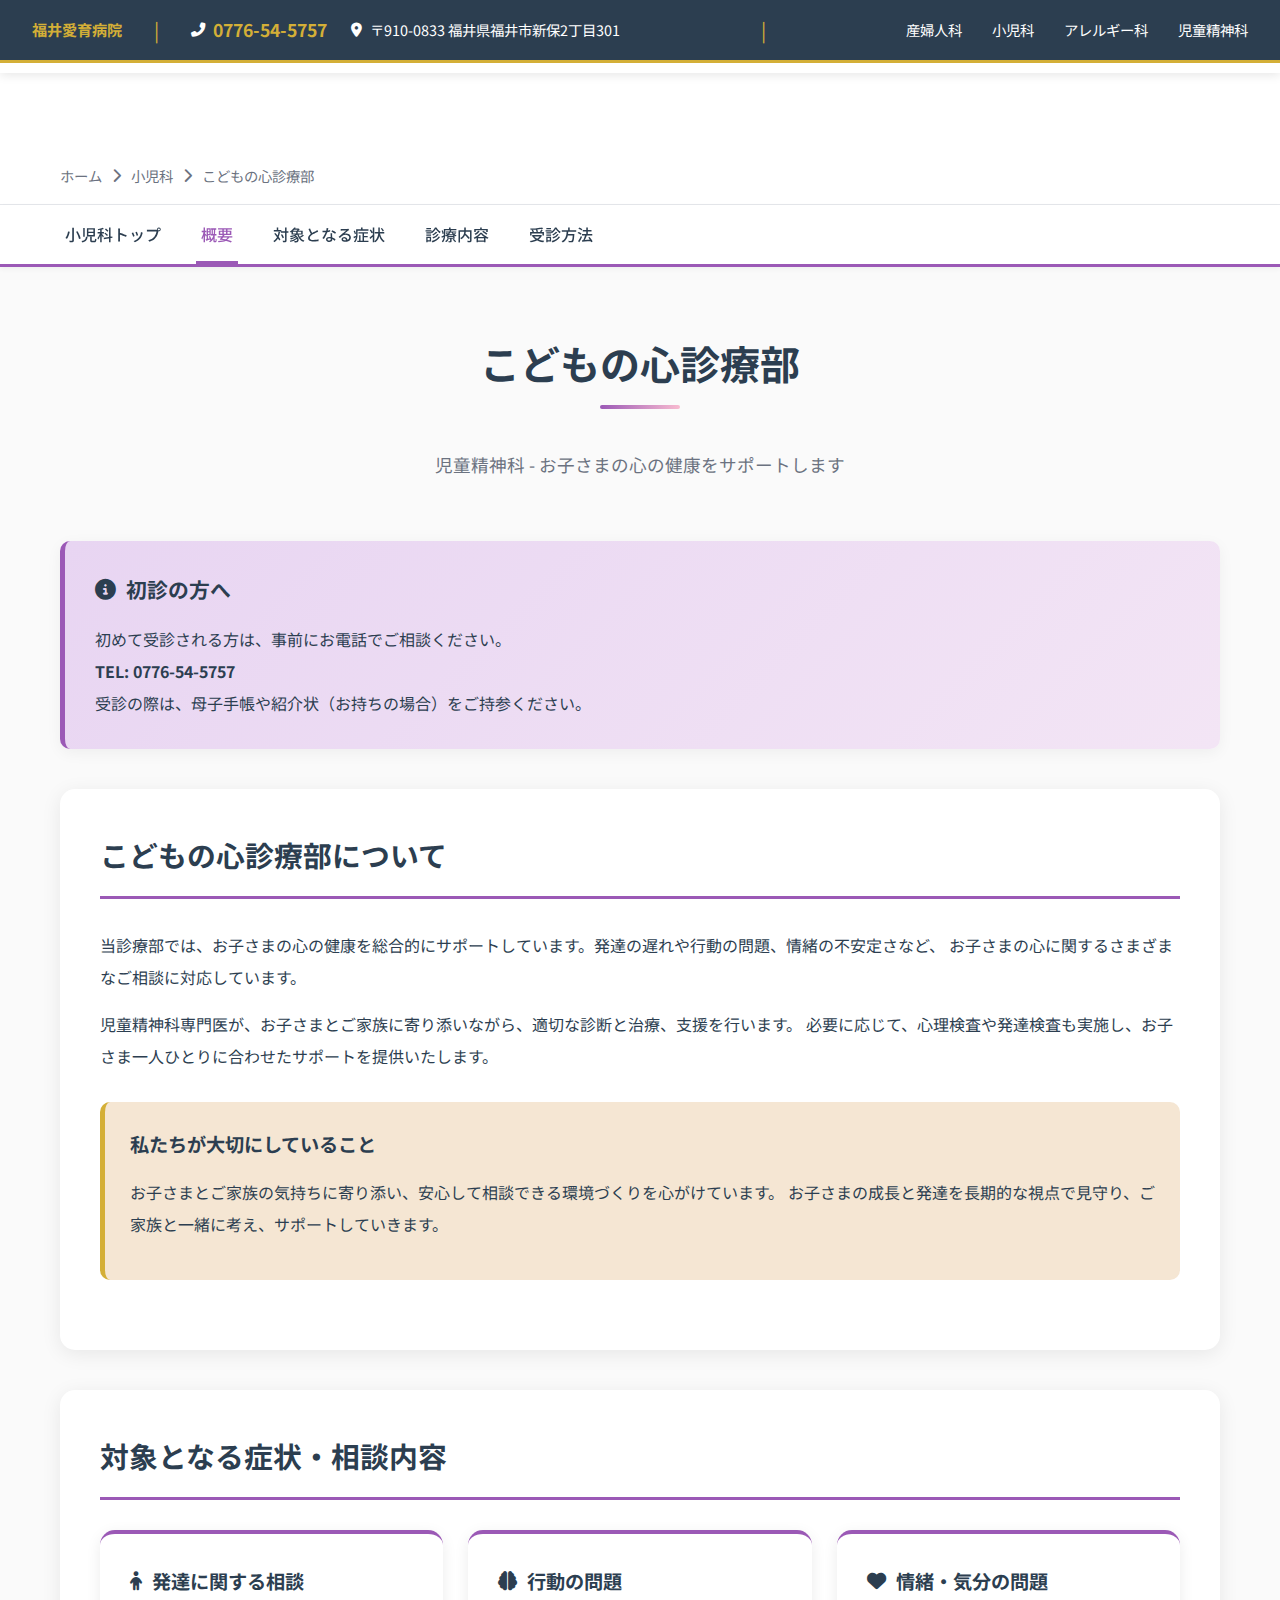
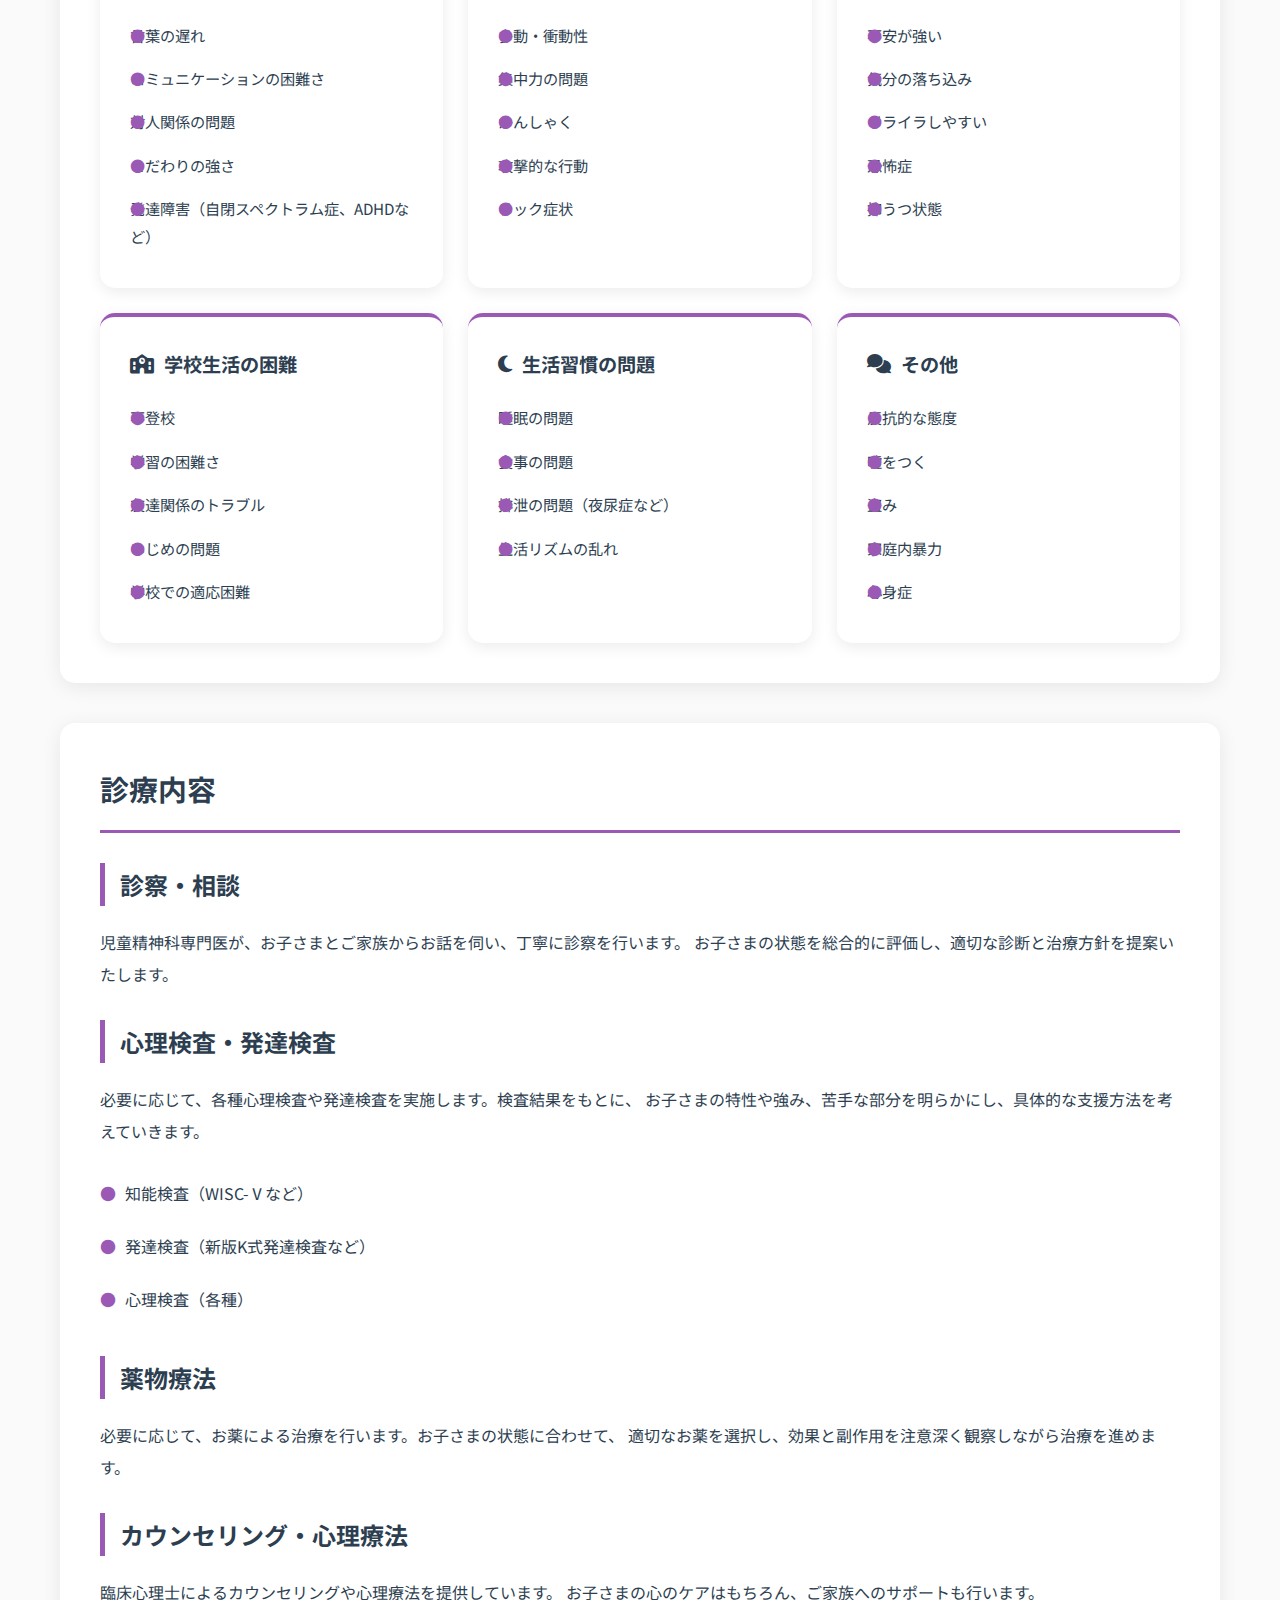
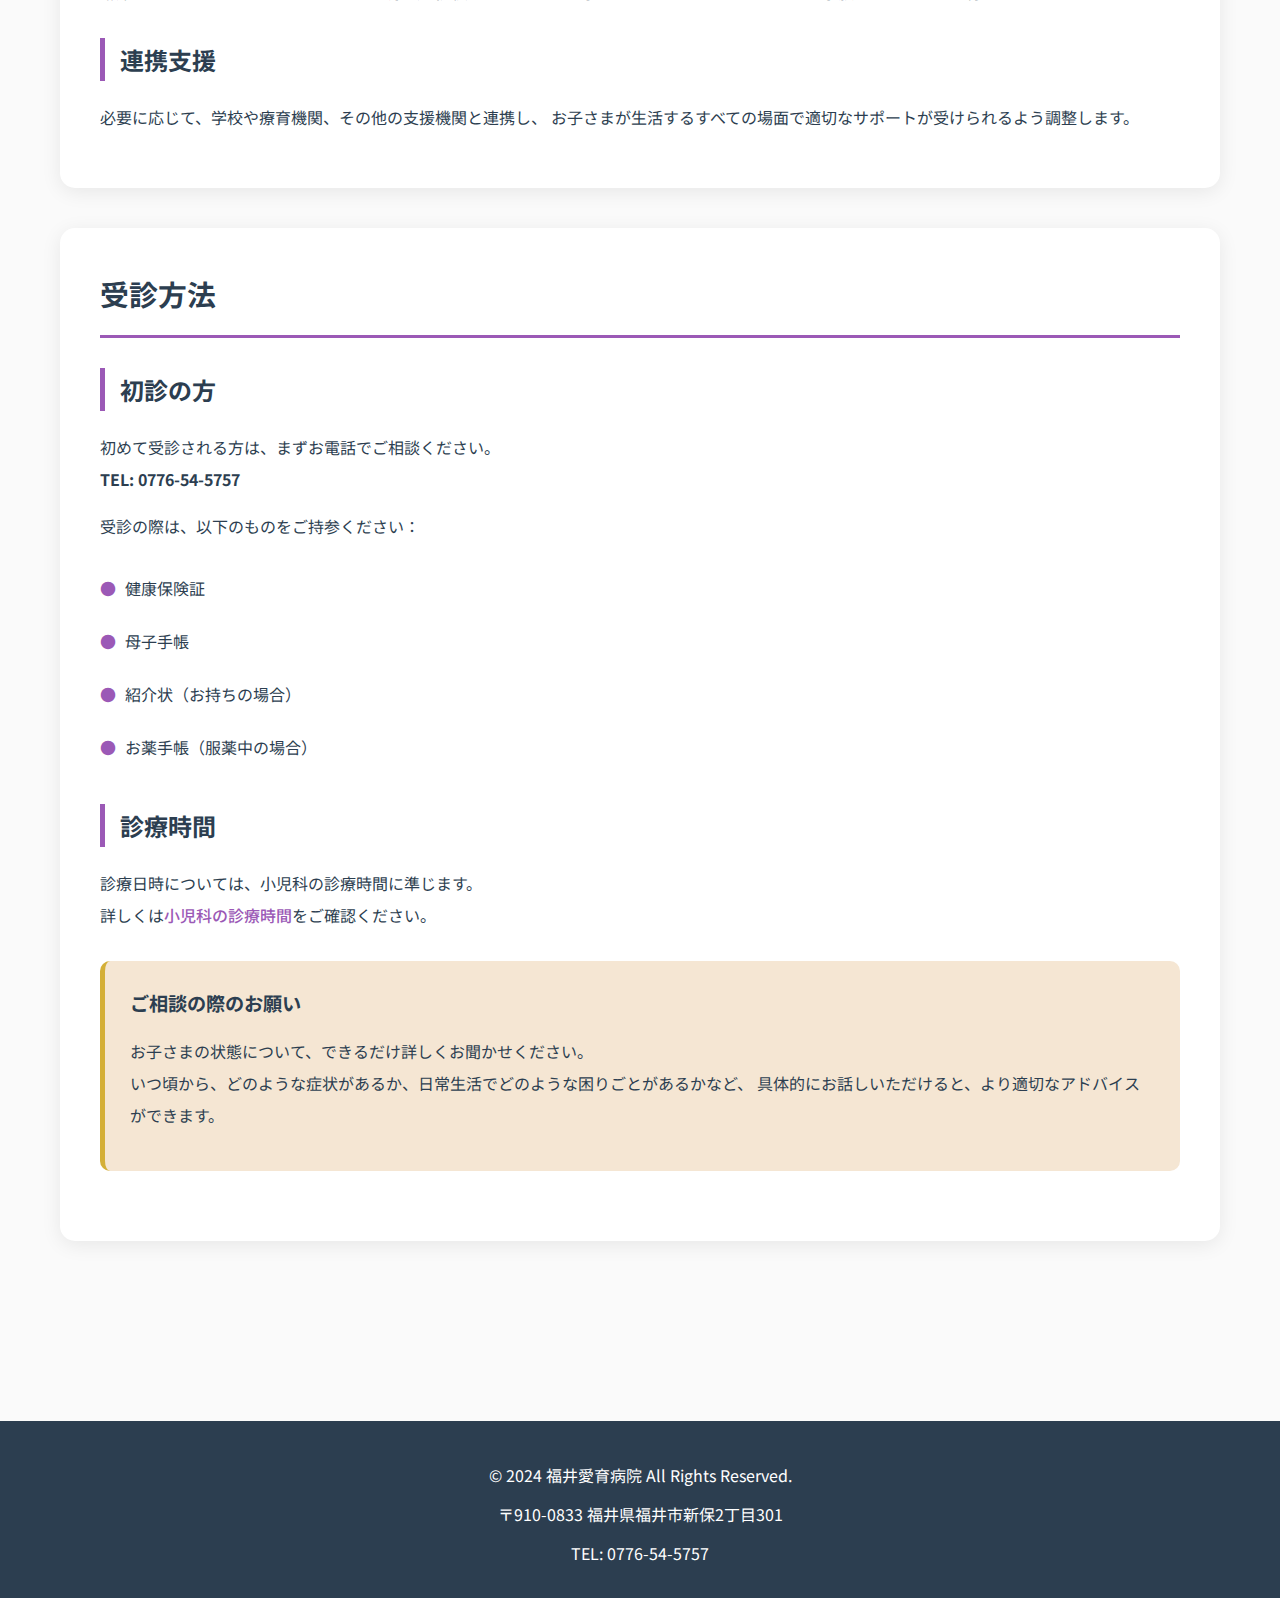
<file: child-psychiatry.html>
<!DOCTYPE html>
<html lang="ja">
<head>
    <meta charset="UTF-8">
    <meta name="viewport" content="width=device-width, initial-scale=1.0">
    <title>こどもの心診療部（児童精神科） | 福井愛育病院</title>
    
    <!-- Font Awesome -->
    <link rel="stylesheet" href="https://cdnjs.cloudflare.com/ajax/libs/font-awesome/6.4.0/css/all.min.css">
    
    <!-- Google Fonts -->
    <link rel="preconnect" href="https://fonts.googleapis.com">
    <link rel="preconnect" href="https://fonts.gstatic.com" crossorigin>
    <link href="https://fonts.googleapis.com/css2?family=Noto+Sans+JP:wght@300;400;500;700;900&family=Noto+Serif+JP:wght@400;700&display=swap" rel="stylesheet">
    
    <style>
        /* ==================================== 
           福井愛育病院 こどもの心診療部ページ CSS
        ==================================== */
        
        /* ========== 共通設定 ========== */
        :root {
            --primary-navy: #2C3E50;
            --secondary-navy: #34495E;
            --accent-gold: #D4AF37;
            --accent-beige: #F5E6D3;
            --accent-blue: #5DADE2;
            --accent-pink: #F8BBD0;
            --accent-purple: #9B59B6;
            --text-dark: #2C3E50;
            --text-gray: #6B7280;
            --bg-light: #FAFAFA;
            --white: #FFFFFF;
        }
        
        * {
            margin: 0;
            padding: 0;
            box-sizing: border-box;
        }
        
        body {
            font-family: 'Noto Sans JP', sans-serif;
            color: var(--text-dark);
            line-height: 1.8;
            overflow-x: hidden;
            background: var(--bg-light);
        }
        
        /* ========== ヘッダー ========== */
        .header {
            position: fixed;
            top: 0;
            left: 0;
            width: 100%;
            background: rgba(255, 255, 255, 0.98);
            box-shadow: 0 2px 10px rgba(0, 0, 0, 0.1);
            z-index: 1000;
        }

        .header-top {
            background: var(--primary-navy);
            padding: 8px 0;
            text-align: center;
        }

        .header-top-content {
            max-width: 1200px;
            margin: 0 auto;
            padding: 0 20px;
            display: flex;
            justify-content: space-between;
            align-items: center;
            color: white;
            font-size: 0.9rem;
        }

        .hospital-name {
            font-weight: 500;
        }

        .tel-link {
            color: white;
            text-decoration: none;
            display: flex;
            align-items: center;
            gap: 8px;
            transition: opacity 0.3s;
        }

        .tel-link:hover {
            opacity: 0.8;
        }

        .header-main {
            padding: 15px 0;
        }

        .header-content {
            max-width: 1200px;
            margin: 0 auto;
            padding: 0 20px;
            display: flex;
            justify-content: space-between;
            align-items: center;
        }

        .logo {
            font-size: 1.5rem;
            font-weight: 700;
            color: var(--primary-navy);
            text-decoration: none;
            display: flex;
            align-items: center;
            gap: 10px;
        }

        .logo i {
            color: var(--accent-pink);
        }

        .main-nav {
            display: flex;
            gap: 30px;
            align-items: center;
        }

        .nav-link {
            color: var(--text-dark);
            text-decoration: none;
            font-weight: 500;
            padding: 8px 0;
            position: relative;
            transition: color 0.3s;
        }

        .nav-link:hover {
            color: var(--accent-gold);
        }

        .nav-link::after {
            content: '';
            position: absolute;
            bottom: 0;
            left: 0;
            width: 0;
            height: 2px;
            background: var(--accent-gold);
            transition: width 0.3s;
        }

        .nav-link:hover::after {
            width: 100%;
        }

        /* ========== パンくずリスト ========== */
        .breadcrumb {
            background: white;
            padding: 100px 0 15px 0;
            border-bottom: 1px solid #e5e7eb;
        }

        .breadcrumb-content {
            max-width: 1200px;
            margin: 0 auto;
            padding: 0 20px;
        }

        .breadcrumb-list {
            display: flex;
            gap: 10px;
            list-style: none;
            font-size: 0.9rem;
            color: var(--text-gray);
            flex-wrap: wrap;
        }

        .breadcrumb-item {
            display: flex;
            align-items: center;
            gap: 10px;
        }

        .breadcrumb-item a {
            color: var(--text-gray);
            text-decoration: none;
            transition: color 0.3s;
        }

        .breadcrumb-item a:hover {
            color: var(--accent-gold);
        }

        /* ========== サブナビゲーション ========== */
        .sub-nav {
            background: white;
            border-bottom: 3px solid var(--accent-purple);
            position: sticky;
            top: 90px;
            z-index: 100;
            box-shadow: 0 2px 5px rgba(0, 0, 0, 0.05);
        }

        .sub-nav-content {
            max-width: 1200px;
            margin: 0 auto;
            padding: 0 20px;
        }

        .sub-nav-list {
            display: flex;
            gap: 30px;
            list-style: none;
            overflow-x: auto;
        }

        .sub-nav-item {
            white-space: nowrap;
        }

        .sub-nav-link {
            display: block;
            padding: 15px 5px;
            color: var(--text-dark);
            text-decoration: none;
            font-weight: 500;
            position: relative;
            transition: color 0.3s;
        }

        .sub-nav-link:hover {
            color: var(--accent-purple);
        }

        .sub-nav-link.active {
            color: var(--accent-purple);
        }

        .sub-nav-link::after {
            content: '';
            position: absolute;
            bottom: 0;
            left: 0;
            width: 0;
            height: 3px;
            background: var(--accent-purple);
            transition: width 0.3s;
        }

        .sub-nav-link:hover::after,
        .sub-nav-link.active::after {
            width: 100%;
        }

        /* ========== メインコンテンツ ========== */
        .main-content {
            max-width: 1200px;
            margin: 0 auto;
            padding: 60px 20px;
        }

        /* ========== ページヘッダー ========== */
        .page-header {
            text-align: center;
            margin-bottom: 60px;
        }

        .page-title {
            font-size: 2.5rem;
            font-weight: 700;
            color: var(--primary-navy);
            margin-bottom: 20px;
            position: relative;
            display: inline-block;
        }

        .page-title::after {
            content: '';
            position: absolute;
            bottom: -10px;
            left: 50%;
            transform: translateX(-50%);
            width: 80px;
            height: 4px;
            background: linear-gradient(to right, var(--accent-purple), var(--accent-pink));
            border-radius: 2px;
        }

        .page-subtitle {
            font-size: 1.1rem;
            color: var(--text-gray);
            margin-top: 30px;
        }

        /* ========== インフォボックス ========== */
        .info-box {
            background: linear-gradient(135deg, #E8D5F2 0%, #F3E5F5 100%);
            border-left: 5px solid var(--accent-purple);
            padding: 30px;
            border-radius: 10px;
            margin-bottom: 40px;
            box-shadow: 0 4px 15px rgba(0, 0, 0, 0.05);
        }

        .info-box h3 {
            color: var(--primary-navy);
            font-size: 1.3rem;
            margin-bottom: 15px;
            display: flex;
            align-items: center;
            gap: 10px;
        }

        .info-box p {
            color: var(--text-dark);
            line-height: 2;
        }

        /* ========== コンテンツセクション ========== */
        .content-section {
            background: white;
            padding: 40px;
            border-radius: 15px;
            margin-bottom: 40px;
            box-shadow: 0 4px 20px rgba(0, 0, 0, 0.08);
        }

        .section-title {
            font-size: 1.8rem;
            font-weight: 700;
            color: var(--primary-navy);
            margin-bottom: 30px;
            padding-bottom: 15px;
            border-bottom: 3px solid var(--accent-purple);
        }

        .content-section h3 {
            font-size: 1.5rem;
            font-weight: 700;
            color: var(--primary-navy);
            margin: 30px 0 20px 0;
            padding-left: 15px;
            border-left: 5px solid var(--accent-purple);
        }

        .content-section ul {
            list-style: none;
            padding: 0;
            margin: 20px 0;
        }

        .content-section li {
            padding: 12px 0;
            padding-left: 25px;
            position: relative;
            color: var(--text-dark);
        }

        .content-section li::before {
            content: '●';
            position: absolute;
            left: 0;
            color: var(--accent-purple);
        }

        .content-section p {
            line-height: 2;
            margin-bottom: 15px;
        }

        /* ========== 強調ボックス ========== */
        .highlight-box {
            background: var(--accent-beige);
            padding: 25px;
            border-radius: 10px;
            margin: 30px 0;
            border-left: 5px solid var(--accent-gold);
        }

        .highlight-box h4 {
            color: var(--primary-navy);
            font-size: 1.2rem;
            margin-bottom: 15px;
        }

        .highlight-box p {
            color: var(--text-dark);
            line-height: 2;
        }

        /* ========== カードグリッド ========== */
        .card-grid {
            display: grid;
            grid-template-columns: repeat(auto-fit, minmax(300px, 1fr));
            gap: 25px;
            margin-top: 30px;
        }

        .card {
            background: white;
            border-radius: 15px;
            padding: 30px;
            box-shadow: 0 4px 15px rgba(0, 0, 0, 0.08);
            transition: all 0.3s;
            border-top: 4px solid var(--accent-purple);
        }

        .card:hover {
            transform: translateY(-5px);
            box-shadow: 0 8px 25px rgba(0, 0, 0, 0.12);
        }

        .card h4 {
            font-size: 1.2rem;
            color: var(--primary-navy);
            margin-bottom: 15px;
            display: flex;
            align-items: center;
            gap: 10px;
        }

        .card ul {
            margin: 0;
        }

        .card li {
            font-size: 0.95rem;
            padding: 8px 0;
        }

        .card li::before {
            color: var(--accent-purple);
        }

        /* ========== フッター ========== */
        .footer {
            background: var(--primary-navy);
            color: white;
            padding: 40px 0 20px 0;
            margin-top: 80px;
        }

        .footer-content {
            max-width: 1200px;
            margin: 0 auto;
            padding: 0 20px;
            text-align: center;
        }

        .footer p {
            margin-bottom: 10px;
        }

        /* ========== レスポンシブ ========== */
        @media (max-width: 768px) {
            .header-content {
                flex-direction: column;
                gap: 15px;
            }

            .main-nav {
                flex-wrap: wrap;
                justify-content: center;
                gap: 15px;
            }

            .page-title {
                font-size: 2rem;
            }

            .sub-nav-list {
                gap: 15px;
            }

            .content-section {
                padding: 25px;
            }

            .card-grid {
                grid-template-columns: 1fr;
            }
        }
    </style>

<style>
/* 元のヘッダーを非表示 */
.top-bar,
.header-top:not(.unified-header-top),
.main-nav {
    display: none !important;
}

/* 統一ヘッダーのレスポンシブ対応 */
@media (max-width: 768px) {
    .unified-header-top > div {
        flex-direction: column;
        gap: 0.8rem !important;
    }
}
</style>

</head>
<body>
    <!-- 統一トップバー -->
    <div class="unified-header-top" style="background: #2C3E50; padding: 0.8rem 0; border-bottom: 3px solid #D4AF37; position: sticky; top: 0; z-index: 1001;">
        <div style="max-width: 1400px; margin: 0 auto; padding: 0 2rem; display: flex; justify-content: space-between; align-items: center; flex-wrap: wrap; gap: 1rem;">
            <div style="display: flex; gap: 1.5rem; align-items: center;">
                <div style="display: flex; align-items: center; gap: 0.5rem; color: white; font-size: 0.9rem;">
                    <span style="font-weight: 700; color: #D4AF37; font-size: 0.95rem;">福井愛育病院</span>
                </div>
                <div style="color: #D4AF37; font-size: 1.2rem; margin: 0 0.5rem;">|</div>
                <div style="display: flex; align-items: center; gap: 0.5rem; color: white; font-size: 0.9rem;">
                    <i class="fas fa-phone-alt"></i>
                    <span style="font-weight: 700; color: #D4AF37; font-size: 1.1rem;">0776-54-5757</span>
                </div>
                <div style="display: flex; align-items: center; gap: 0.5rem; color: white; font-size: 0.9rem;">
                    <i class="fas fa-map-marker-alt"></i>
                    <span>〒910-0833 福井県福井市新保2丁目301</span>
                </div>
                <div style="display: flex; align-items: center; gap: 0.5rem; display: none !important;">
                    <a href="satogaeri.html" style="display: flex; align-items: center; gap: 0.4rem; color: white; text-decoration: none; padding: 0.4rem 0.8rem; background: linear-gradient(135deg, #F8BBD0, #F06292); border-radius: 20px;">
                        <i class="fas fa-home"></i>
                        <span>里帰り分娩</span>
                    </a>
                </div>
            </div>
            <div style="color: #D4AF37; font-size: 1.2rem; margin: 0 0.5rem;">|</div>
            <div style="display: flex; gap: 0.5rem; font-size: 0.9rem;">
                <a href="obstetrics.html" style="color: white; text-decoration: none;">産婦人科</a>・<a href="pediatrics.html" style="color: white; text-decoration: none;">小児科</a>・<a href="pediatrics.html#allergy" style="color: white; text-decoration: none;">アレルギー科</a>・<a href="child-psychiatry.html" style="color: white; text-decoration: none;">児童精神科</a>
            </div>
        </div>
    </div>


    <!-- ヘッダー -->
    <header class="header">
        <div class="header-top">
            <div class="header-top-content">
                <span class="hospital-name">福井愛育病院</span>
                <a href="tel:0776-54-5757" class="tel-link">
                    <i class="fas fa-phone"></i>
                    <span>0776-54-5757</span>
                </a>
            </div>
        </div>
        <div class="header-main">
            <div class="header-content">
                <a href="index.html" class="logo">
                    <i class="fas fa-heartbeat"></i>
                    福井愛育病院
                </a>
                                <nav class="main-nav">
                    <a href="index.html" class="nav-link">ホーム</a>
                    <a href="obstetrics.html" class="nav-link">産婦人科</a>
                    <a href="pediatrics.html" class="nav-link">小児科</a>
                    <a href="child-psychiatry.html" class="nav-link">児童精神科</a>
                    <a href="index.html" class="nav-link">病院案内</a>
                </nav>
            </div>
        </div>
    </header>

    <!-- パンくずリスト -->
    <div class="breadcrumb">
        <div class="breadcrumb-content">
            <ul class="breadcrumb-list">
                <li class="breadcrumb-item"><a href="index.html">ホーム</a></li>
                <li class="breadcrumb-item"><i class="fas fa-chevron-right"></i></li>
                <li class="breadcrumb-item"><a href="pediatrics.html">小児科</a></li>
                <li class="breadcrumb-item"><i class="fas fa-chevron-right"></i></li>
                <li class="breadcrumb-item">こどもの心診療部</li>
            </ul>
        </div>
    </div>

    <!-- サブナビゲーション -->
    <nav class="sub-nav">
        <div class="sub-nav-content">
            <ul class="sub-nav-list">
                <li class="sub-nav-item"><a href="pediatrics.html" class="sub-nav-link">小児科トップ</a></li>
                <li class="sub-nav-item"><a href="#overview" class="sub-nav-link active">概要</a></li>
                <li class="sub-nav-item"><a href="#symptoms" class="sub-nav-link">対象となる症状</a></li>
                <li class="sub-nav-item"><a href="#treatment" class="sub-nav-link">診療内容</a></li>
                <li class="sub-nav-item"><a href="#access" class="sub-nav-link">受診方法</a></li>
            </ul>
        </div>
    </nav>

    <!-- メインコンテンツ -->
    <main class="main-content">
        <!-- ページヘッダー -->
        <div class="page-header">
            <h1 class="page-title">こどもの心診療部</h1>
            <p class="page-subtitle">児童精神科 - お子さまの心の健康をサポートします</p>
        </div>

        <!-- お知らせ -->
        <div class="info-box">
            <h3><i class="fas fa-info-circle"></i> 初診の方へ</h3>
            <p>
                初めて受診される方は、事前にお電話でご相談ください。<br>
                <strong>TEL: 0776-54-5757</strong><br>
                受診の際は、母子手帳や紹介状（お持ちの場合）をご持参ください。
            </p>
        </div>

        <!-- 概要 -->
        <section id="overview" class="content-section">
            <h2 class="section-title">こどもの心診療部について</h2>
            
            <p>
                当診療部では、お子さまの心の健康を総合的にサポートしています。発達の遅れや行動の問題、情緒の不安定さなど、
                お子さまの心に関するさまざまなご相談に対応しています。
            </p>

            <p>
                児童精神科専門医が、お子さまとご家族に寄り添いながら、適切な診断と治療、支援を行います。
                必要に応じて、心理検査や発達検査も実施し、お子さま一人ひとりに合わせたサポートを提供いたします。
            </p>

            <div class="highlight-box">
                <h4>私たちが大切にしていること</h4>
                <p>
                    お子さまとご家族の気持ちに寄り添い、安心して相談できる環境づくりを心がけています。
                    お子さまの成長と発達を長期的な視点で見守り、ご家族と一緒に考え、サポートしていきます。
                </p>
            </div>
        </section>

        <!-- 対象となる症状 -->
        <section id="symptoms" class="content-section">
            <h2 class="section-title">対象となる症状・相談内容</h2>
            
            <div class="card-grid">
                <div class="card">
                    <h4><i class="fas fa-child"></i> 発達に関する相談</h4>
                    <ul>
                        <li>言葉の遅れ</li>
                        <li>コミュニケーションの困難さ</li>
                        <li>対人関係の問題</li>
                        <li>こだわりの強さ</li>
                        <li>発達障害（自閉スペクトラム症、ADHDなど）</li>
                    </ul>
                </div>

                <div class="card">
                    <h4><i class="fas fa-brain"></i> 行動の問題</h4>
                    <ul>
                        <li>多動・衝動性</li>
                        <li>集中力の問題</li>
                        <li>かんしゃく</li>
                        <li>攻撃的な行動</li>
                        <li>チック症状</li>
                    </ul>
                </div>

                <div class="card">
                    <h4><i class="fas fa-heart"></i> 情緒・気分の問題</h4>
                    <ul>
                        <li>不安が強い</li>
                        <li>気分の落ち込み</li>
                        <li>イライラしやすい</li>
                        <li>恐怖症</li>
                        <li>抑うつ状態</li>
                    </ul>
                </div>

                <div class="card">
                    <h4><i class="fas fa-school"></i> 学校生活の困難</h4>
                    <ul>
                        <li>不登校</li>
                        <li>学習の困難さ</li>
                        <li>友達関係のトラブル</li>
                        <li>いじめの問題</li>
                        <li>学校での適応困難</li>
                    </ul>
                </div>

                <div class="card">
                    <h4><i class="fas fa-moon"></i> 生活習慣の問題</h4>
                    <ul>
                        <li>睡眠の問題</li>
                        <li>食事の問題</li>
                        <li>排泄の問題（夜尿症など）</li>
                        <li>生活リズムの乱れ</li>
                    </ul>
                </div>

                <div class="card">
                    <h4><i class="fas fa-comments"></i> その他</h4>
                    <ul>
                        <li>反抗的な態度</li>
                        <li>嘘をつく</li>
                        <li>盗み</li>
                        <li>家庭内暴力</li>
                        <li>心身症</li>
                    </ul>
                </div>
            </div>
        </section>

        <!-- 診療内容 -->
        <section id="treatment" class="content-section">
            <h2 class="section-title">診療内容</h2>

            <h3>診察・相談</h3>
            <p>
                児童精神科専門医が、お子さまとご家族からお話を伺い、丁寧に診察を行います。
                お子さまの状態を総合的に評価し、適切な診断と治療方針を提案いたします。
            </p>

            <h3>心理検査・発達検査</h3>
            <p>
                必要に応じて、各種心理検査や発達検査を実施します。検査結果をもとに、
                お子さまの特性や強み、苦手な部分を明らかにし、具体的な支援方法を考えていきます。
            </p>
            <ul>
                <li>知能検査（WISC-Ⅴなど）</li>
                <li>発達検査（新版K式発達検査など）</li>
                <li>心理検査（各種）</li>
            </ul>

            <h3>薬物療法</h3>
            <p>
                必要に応じて、お薬による治療を行います。お子さまの状態に合わせて、
                適切なお薬を選択し、効果と副作用を注意深く観察しながら治療を進めます。
            </p>

            <h3>カウンセリング・心理療法</h3>
            <p>
                臨床心理士によるカウンセリングや心理療法を提供しています。
                お子さまの心のケアはもちろん、ご家族へのサポートも行います。
            </p>

            <h3>連携支援</h3>
            <p>
                必要に応じて、学校や療育機関、その他の支援機関と連携し、
                お子さまが生活するすべての場面で適切なサポートが受けられるよう調整します。
            </p>
        </section>

        <!-- 受診方法 -->
        <section id="access" class="content-section">
            <h2 class="section-title">受診方法</h2>

            <h3>初診の方</h3>
            <p>
                初めて受診される方は、まずお電話でご相談ください。<br>
                <strong>TEL: 0776-54-5757</strong>
            </p>
            <p>
                受診の際は、以下のものをご持参ください：
            </p>
            <ul>
                <li>健康保険証</li>
                <li>母子手帳</li>
                <li>紹介状（お持ちの場合）</li>
                <li>お薬手帳（服薬中の場合）</li>
            </ul>

            <h3>診療時間</h3>
            <p>
                診療日時については、小児科の診療時間に準じます。<br>
                詳しくは<a href="pediatrics.html#schedule" style="color: var(--accent-purple); text-decoration: none; font-weight: 500;">小児科の診療時間</a>をご確認ください。
            </p>

            <div class="highlight-box">
                <h4>ご相談の際のお願い</h4>
                <p>
                    お子さまの状態について、できるだけ詳しくお聞かせください。<br>
                    いつ頃から、どのような症状があるか、日常生活でどのような困りごとがあるかなど、
                    具体的にお話しいただけると、より適切なアドバイスができます。
                </p>
            </div>
        </section>

    </main>

    <!-- フッター -->
    <footer class="footer">
        <div class="footer-content">
            <p>&copy; 2024 福井愛育病院 All Rights Reserved.</p>
            <p>〒910-0833 福井県福井市新保2丁目301</p>
            <p>TEL: 0776-54-5757</p>
        </div>
    </footer>
</body>
</html>
</file>
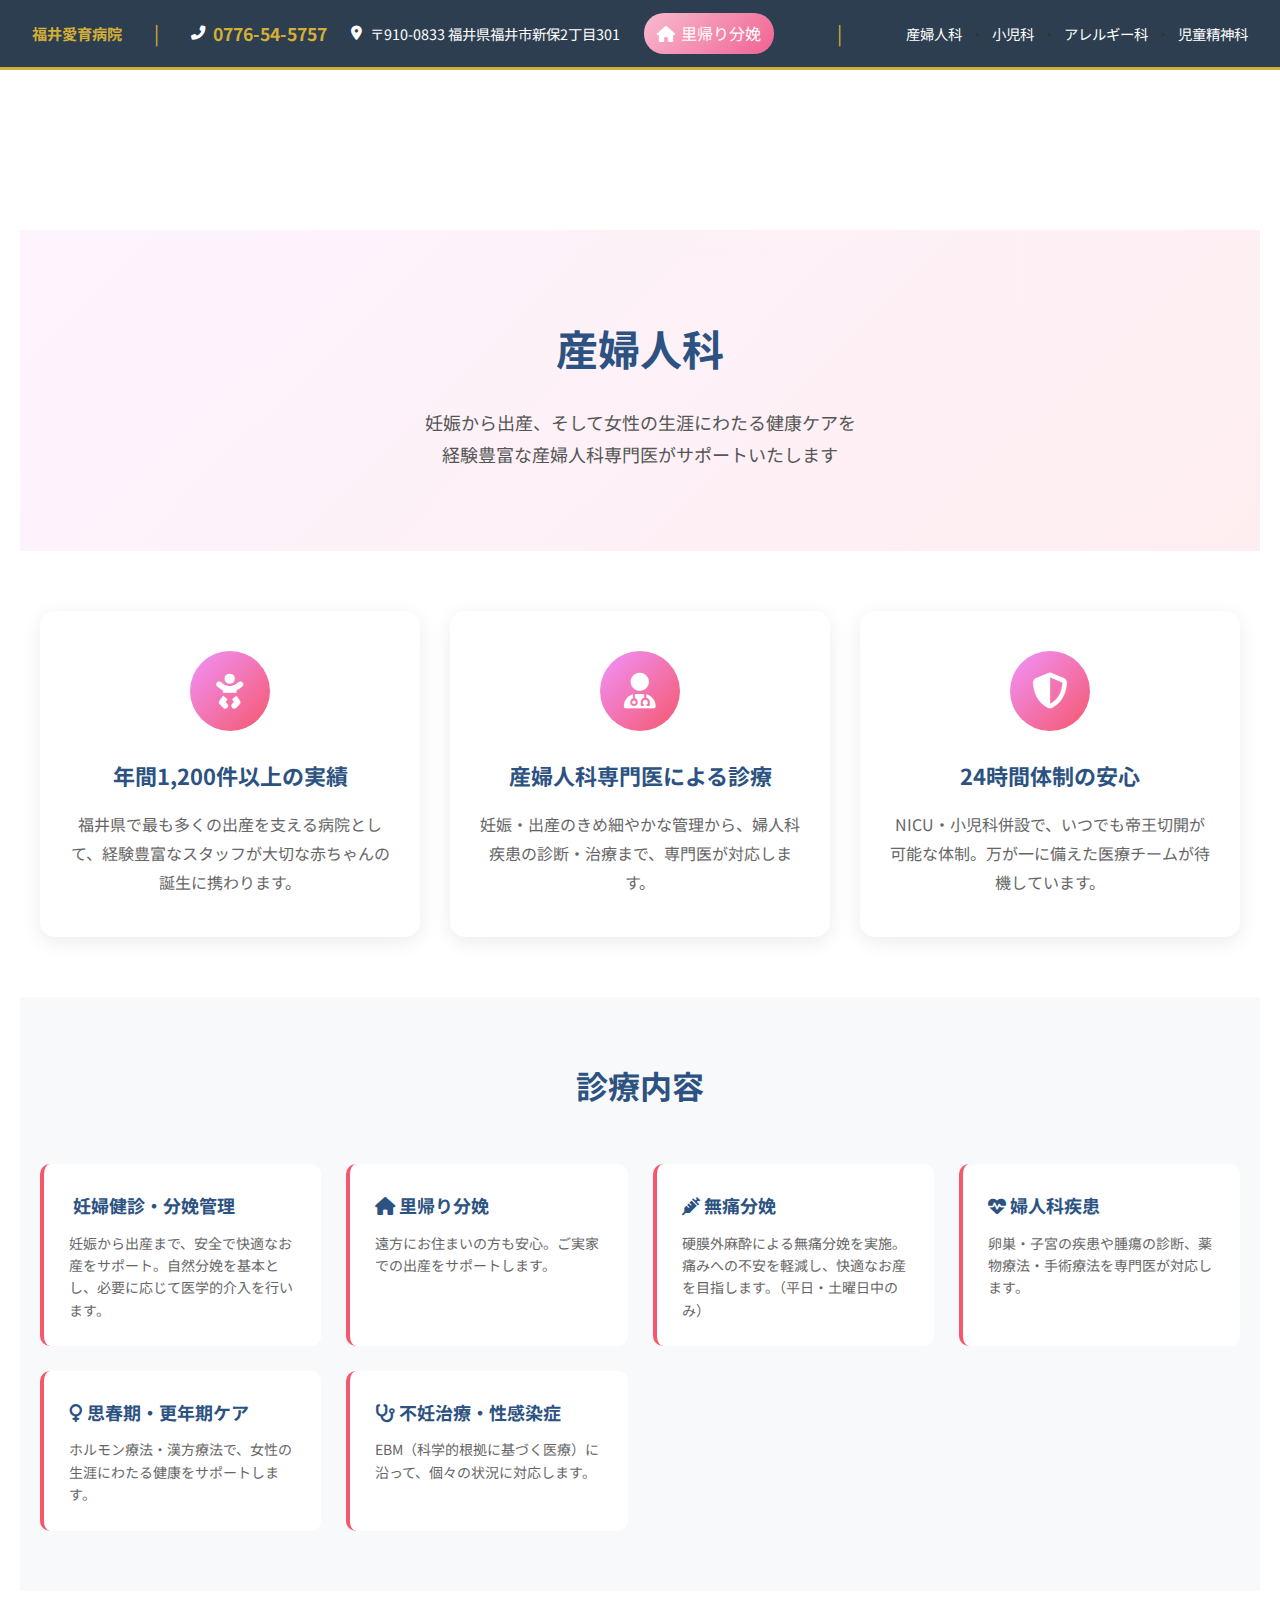
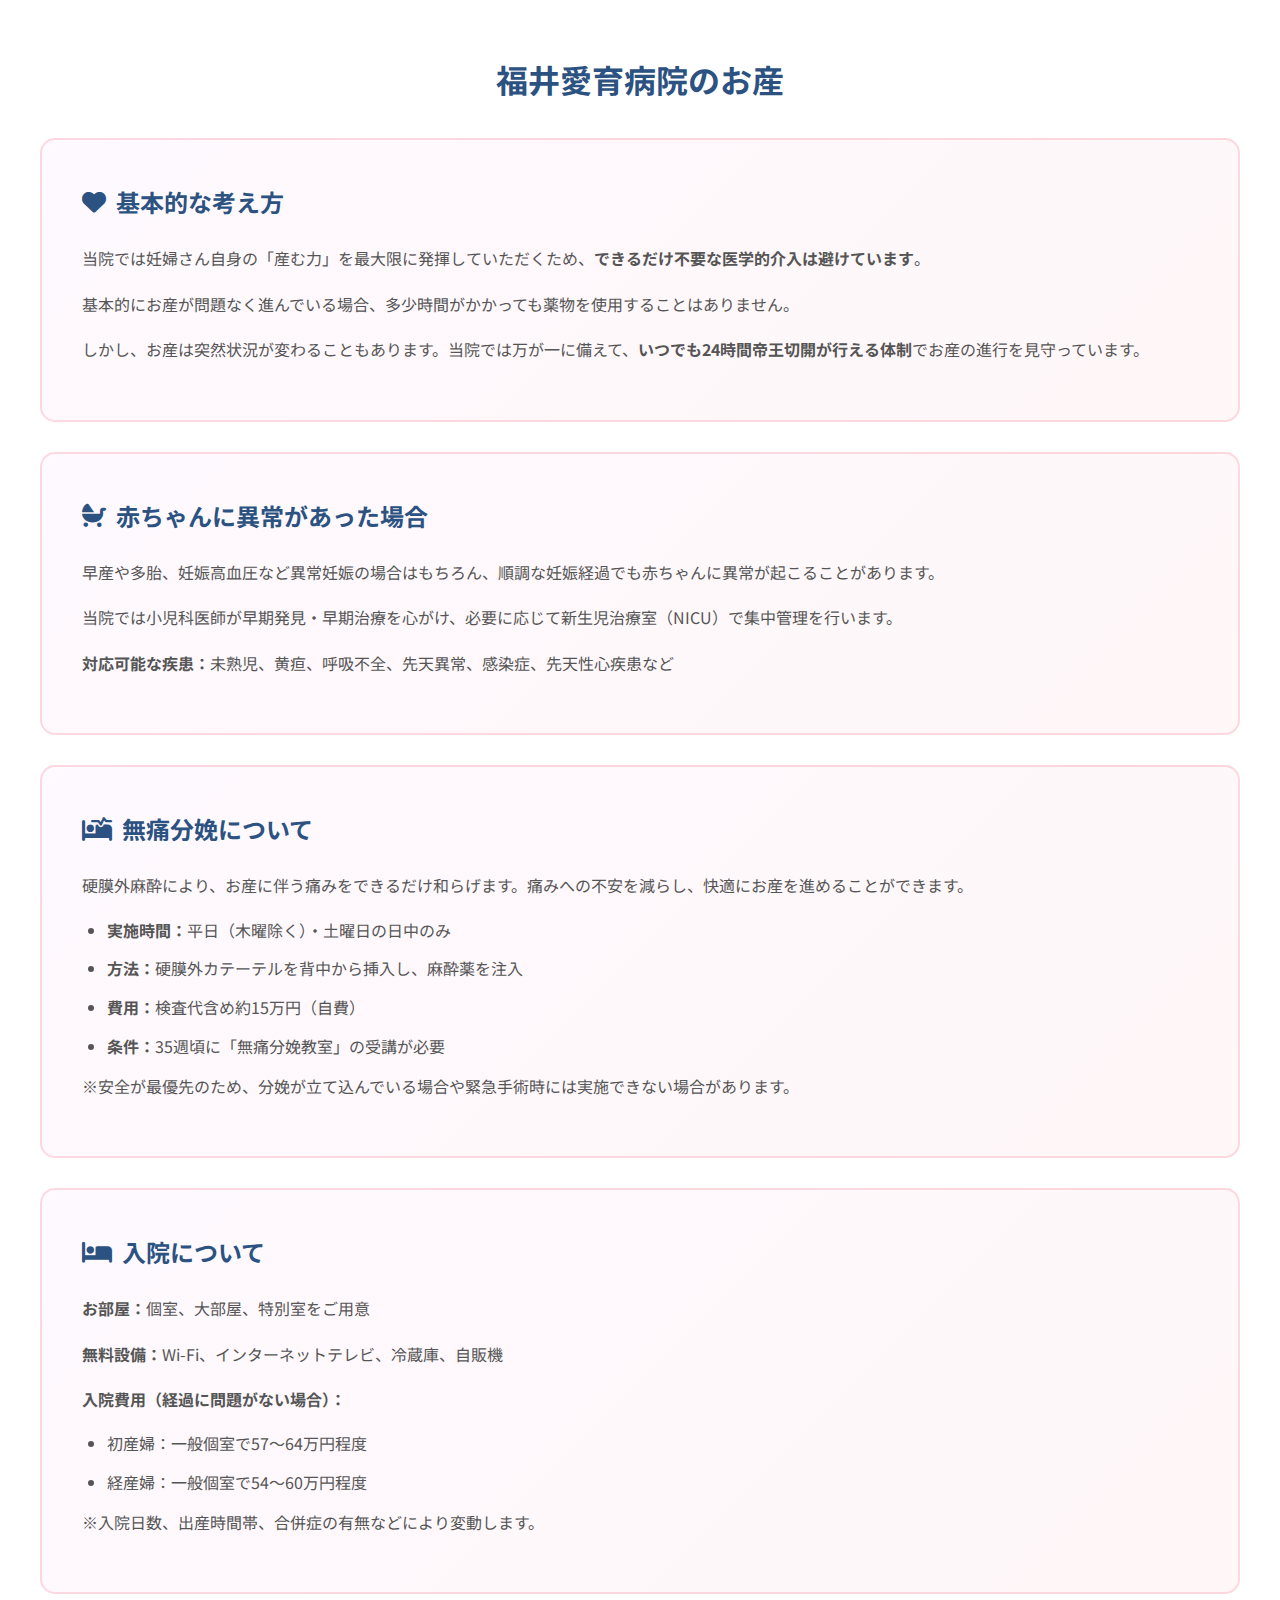
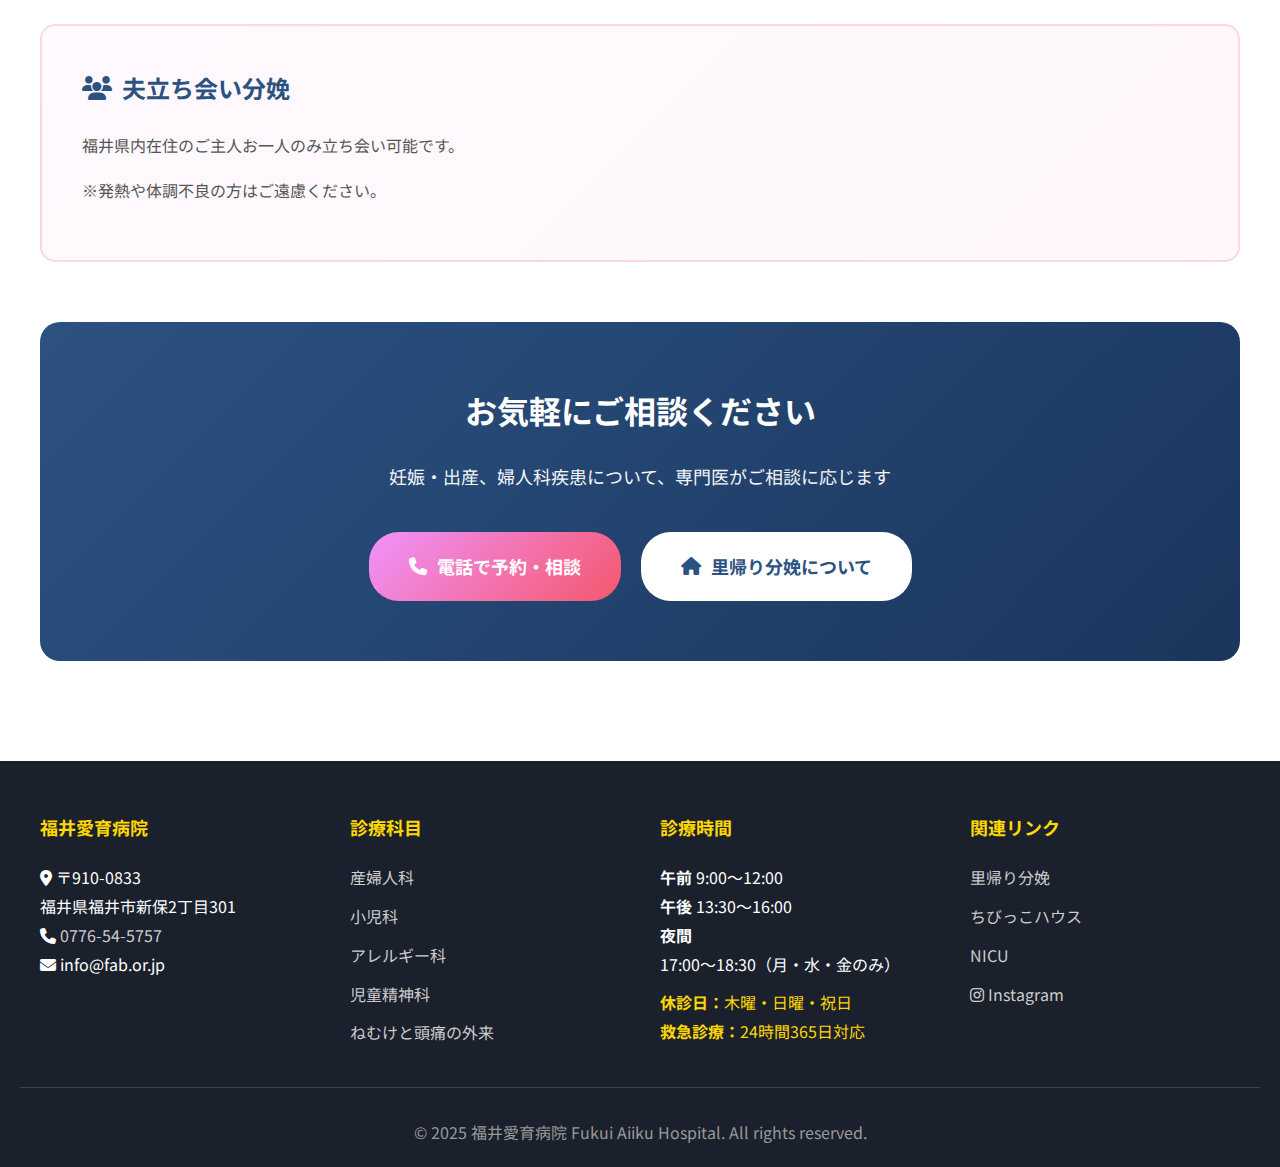
<file: obstetrics.html>
<!DOCTYPE html>
<html lang="ja">
<head>
    <meta charset="UTF-8">
    <meta name="viewport" content="width=device-width, initial-scale=1.0">
    <title>産婦人科 | 福井愛育病院</title>
    <link rel="stylesheet" href="https://cdnjs.cloudflare.com/ajax/libs/font-awesome/6.4.0/css/all.min.css">
    <link href="https://fonts.googleapis.com/css2?family=Noto+Sans+JP:wght@400;500;700&display=swap" rel="stylesheet">
    <style>
        * {
            margin: 0;
            padding: 0;
            box-sizing: border-box;
        }

        body {
            font-family: 'Noto Sans JP', sans-serif;
            line-height: 1.8;
            color: #333;
        }

        /* トップバー（固定ヘッダー） */
        .top-bar {
            background: linear-gradient(135deg, #2c5282 0%, #1a365d 100%);
            color: white;
            padding: 12px 0;
            position: fixed;
            top: 0;
            left: 0;
            right: 0;
            z-index: 1000;
            box-shadow: 0 2px 10px rgba(0,0,0,0.1);
        }

        .top-bar-content {
            max-width: 1400px;
            margin: 0 auto;
            padding: 0 20px;
            display: flex;
            justify-content: space-between;
            align-items: center;
            flex-wrap: wrap;
            gap: 15px;
        }

        .hospital-name {
            font-size: 20px;
            font-weight: 700;
            text-decoration: none;
            color: white;
            display: flex;
            align-items: center;
            gap: 10px;
        }

        .hospital-name:hover {
            opacity: 0.9;
        }

        .departments {
            display: flex;
            gap: 15px;
            flex-wrap: wrap;
            font-size: 14px;
        }

        .departments a {
            color: white;
            text-decoration: none;
            padding: 5px 10px;
            border-radius: 4px;
            transition: background-color 0.3s;
        }

        .departments a:hover {
            background-color: rgba(255, 255, 255, 0.2);
        }

        .contact-info {
            display: flex;
            gap: 20px;
            align-items: center;
            flex-wrap: wrap;
            font-size: 14px;
        }

        .contact-item {
            display: flex;
            align-items: center;
            gap: 8px;
        }

        .phone-number {
            font-size: 20px;
            font-weight: 700;
            color: #ffd700;
            text-decoration: none;
        }

        .satogaeri-btn {
            background: linear-gradient(135deg, #f093fb 0%, #f5576c 100%);
            color: white;
            padding: 8px 20px;
            border-radius: 25px;
            text-decoration: none;
            font-weight: 500;
            font-size: 14px;
            transition: transform 0.3s, box-shadow 0.3s;
            white-space: nowrap;
        }

        .satogaeri-btn:hover {
            transform: translateY(-2px);
            box-shadow: 0 4px 12px rgba(245, 87, 108, 0.4);
        }

        /* メインナビゲーション */
        .main-nav {
            background: white;
            box-shadow: 0 2px 5px rgba(0,0,0,0.1);
            position: fixed;
            top: 60px;
            left: 0;
            right: 0;
            z-index: 999;
        }

        .main-nav ul {
            max-width: 1400px;
            margin: 0 auto;
            padding: 0 20px;
            display: flex;
            list-style: none;
            justify-content: center;
            flex-wrap: wrap;
        }

        .main-nav li {
            margin: 0;
        }

        .main-nav a {
            display: block;
            padding: 15px 20px;
            color: #2c5282;
            text-decoration: none;
            font-weight: 500;
            transition: background-color 0.3s, color 0.3s;
        }

        .main-nav a:hover,
        .main-nav a.active {
            background: linear-gradient(135deg, #2c5282 0%, #1a365d 100%);
            color: white;
        }

        /* コンテンツエリア */
        .content {
            margin-top: 120px;
            padding: 40px 20px;
        }

        /* ヒーローセクション */
        .hero {
            background: linear-gradient(135deg, rgba(240, 147, 251, 0.1) 0%, rgba(245, 87, 108, 0.1) 100%);
            padding: 80px 20px;
            text-align: center;
            margin-bottom: 60px;
        }

        .hero h1 {
            font-size: 42px;
            color: #2c5282;
            margin-bottom: 20px;
            font-weight: 700;
        }

        .hero .subtitle {
            font-size: 18px;
            color: #555;
            max-width: 800px;
            margin: 0 auto;
            line-height: 1.8;
        }

        /* コンテナ */
        .container {
            max-width: 1200px;
            margin: 0 auto;
        }

        /* 特徴セクション */
        .features {
            display: grid;
            grid-template-columns: repeat(auto-fit, minmax(300px, 1fr));
            gap: 30px;
            margin-bottom: 60px;
        }

        .feature-card {
            background: white;
            border-radius: 15px;
            padding: 40px 30px;
            box-shadow: 0 5px 20px rgba(0,0,0,0.08);
            text-align: center;
            transition: transform 0.3s, box-shadow 0.3s;
        }

        .feature-card:hover {
            transform: translateY(-10px);
            box-shadow: 0 10px 30px rgba(0,0,0,0.15);
        }

        .feature-icon {
            width: 80px;
            height: 80px;
            background: linear-gradient(135deg, #f093fb 0%, #f5576c 100%);
            border-radius: 50%;
            display: flex;
            align-items: center;
            justify-content: center;
            margin: 0 auto 25px;
            font-size: 36px;
            color: white;
        }

        .feature-card h3 {
            font-size: 22px;
            color: #2c5282;
            margin-bottom: 15px;
            font-weight: 700;
        }

        .feature-card p {
            color: #666;
            line-height: 1.8;
        }

        /* 診療内容セクション */
        .services {
            background: #f8f9fa;
            padding: 60px 20px;
            margin: 60px 0;
        }

        .services h2 {
            text-align: center;
            font-size: 32px;
            color: #2c5282;
            margin-bottom: 50px;
            font-weight: 700;
        }

        .service-list {
            display: grid;
            grid-template-columns: repeat(auto-fit, minmax(280px, 1fr));
            gap: 25px;
            max-width: 1200px;
            margin: 0 auto;
        }

        .service-item {
            background: white;
            padding: 25px;
            border-radius: 10px;
            border-left: 4px solid #f5576c;
            transition: transform 0.3s;
        }

        .service-item:hover {
            transform: translateX(5px);
        }

        .service-item h4 {
            font-size: 18px;
            color: #2c5282;
            margin-bottom: 10px;
            font-weight: 700;
        }

        .service-item p {
            color: #666;
            font-size: 14px;
            line-height: 1.6;
        }

        /* お産についてセクション */
        .childbirth-info {
            max-width: 1200px;
            margin: 0 auto 60px;
        }

        .childbirth-info h2 {
            font-size: 32px;
            color: #2c5282;
            margin-bottom: 30px;
            font-weight: 700;
            text-align: center;
        }

        .info-box {
            background: linear-gradient(135deg, rgba(240, 147, 251, 0.05) 0%, rgba(245, 87, 108, 0.05) 100%);
            border-radius: 15px;
            padding: 40px;
            margin-bottom: 30px;
            border: 2px solid rgba(245, 87, 108, 0.2);
        }

        .info-box h3 {
            font-size: 24px;
            color: #2c5282;
            margin-bottom: 20px;
            font-weight: 700;
            display: flex;
            align-items: center;
            gap: 10px;
        }

        .info-box p {
            color: #555;
            line-height: 1.9;
            margin-bottom: 15px;
        }

        .info-box ul {
            margin-left: 25px;
            color: #555;
        }

        .info-box li {
            margin-bottom: 10px;
            line-height: 1.8;
        }

        /* CTAセクション */
        .cta-section {
            background: linear-gradient(135deg, #2c5282 0%, #1a365d 100%);
            color: white;
            padding: 60px 20px;
            text-align: center;
            border-radius: 20px;
            margin: 60px auto;
            max-width: 1200px;
        }

        .cta-section h2 {
            font-size: 32px;
            margin-bottom: 20px;
            font-weight: 700;
        }

        .cta-section p {
            font-size: 18px;
            margin-bottom: 40px;
            opacity: 0.95;
        }

        .cta-buttons {
            display: flex;
            gap: 20px;
            justify-content: center;
            flex-wrap: wrap;
        }

        .cta-btn {
            background: linear-gradient(135deg, #f093fb 0%, #f5576c 100%);
            color: white;
            padding: 18px 40px;
            border-radius: 30px;
            text-decoration: none;
            font-weight: 700;
            font-size: 18px;
            display: inline-flex;
            align-items: center;
            gap: 10px;
            transition: transform 0.3s, box-shadow 0.3s;
        }

        .cta-btn:hover {
            transform: translateY(-3px);
            box-shadow: 0 8px 20px rgba(245, 87, 108, 0.4);
        }

        .cta-btn.secondary {
            background: white;
            color: #2c5282;
        }

        .cta-btn.secondary:hover {
            box-shadow: 0 8px 20px rgba(255, 255, 255, 0.3);
        }

        /* フッター */
        footer {
            background: #1a202c;
            color: white;
            padding: 50px 20px 20px;
        }

        .footer-content {
            max-width: 1200px;
            margin: 0 auto;
            display: grid;
            grid-template-columns: repeat(auto-fit, minmax(250px, 1fr));
            gap: 40px;
            margin-bottom: 30px;
        }

        .footer-section h3 {
            font-size: 18px;
            margin-bottom: 20px;
            color: #ffd700;
        }

        .footer-section ul {
            list-style: none;
        }

        .footer-section li {
            margin-bottom: 10px;
        }

        .footer-section a {
            color: #ccc;
            text-decoration: none;
            transition: color 0.3s;
        }

        .footer-section a:hover {
            color: #ffd700;
        }

        .footer-bottom {
            text-align: center;
            padding-top: 30px;
            border-top: 1px solid #444;
            color: #999;
        }

        /* レスポンシブ */
        @media (max-width: 768px) {
            .top-bar-content {
                flex-direction: column;
                align-items: flex-start;
                gap: 10px;
            }

            .hospital-name {
                font-size: 18px;
            }

            .departments {
                font-size: 12px;
                gap: 8px;
            }

            .contact-info {
                flex-direction: column;
                align-items: flex-start;
                gap: 10px;
            }

            .phone-number {
                font-size: 18px;
            }

            .main-nav ul {
                flex-direction: column;
                padding: 0;
            }

            .main-nav a {
                border-bottom: 1px solid #eee;
            }

            .content {
                margin-top: 200px;
            }

            .hero h1 {
                font-size: 28px;
            }

            .hero .subtitle {
                font-size: 16px;
            }

            .features {
                grid-template-columns: 1fr;
            }

            .info-box {
                padding: 25px;
            }

            .cta-buttons {
                flex-direction: column;
            }
        }
    </style>

<style>
/* 元のヘッダーを非表示 */
.top-bar,
.header-top:not(.unified-header-top),
.main-nav {
    display: none !important;
}

/* 統一ヘッダーのレスポンシブ対応 */
@media (max-width: 768px) {
    .unified-header-top > div {
        flex-direction: column;
        gap: 0.8rem !important;
    }
}
</style>

</head>
<body>
    <!-- 統一トップバー -->
    <div class="unified-header-top" style="background: #2C3E50; padding: 0.8rem 0; border-bottom: 3px solid #D4AF37; position: sticky; top: 0; z-index: 1001;">
        <div style="max-width: 1400px; margin: 0 auto; padding: 0 2rem; display: flex; justify-content: space-between; align-items: center; flex-wrap: wrap; gap: 1rem;">
            <div style="display: flex; gap: 1.5rem; align-items: center;">
                <div style="display: flex; align-items: center; gap: 0.5rem; color: white; font-size: 0.9rem;">
                    <span style="font-weight: 700; color: #D4AF37; font-size: 0.95rem;">福井愛育病院</span>
                </div>
                <div style="color: #D4AF37; font-size: 1.2rem; margin: 0 0.5rem;">|</div>
                <div style="display: flex; align-items: center; gap: 0.5rem; color: white; font-size: 0.9rem;">
                    <i class="fas fa-phone-alt"></i>
                    <span style="font-weight: 700; color: #D4AF37; font-size: 1.1rem;">0776-54-5757</span>
                </div>
                <div style="display: flex; align-items: center; gap: 0.5rem; color: white; font-size: 0.9rem;">
                    <i class="fas fa-map-marker-alt"></i>
                    <span>〒910-0833 福井県福井市新保2丁目301</span>
                </div>
                <div style="display: flex; align-items: center; gap: 0.5rem;">
                    <a href="satogaeri.html" style="display: flex; align-items: center; gap: 0.4rem; color: white; text-decoration: none; padding: 0.4rem 0.8rem; background: linear-gradient(135deg, #F8BBD0, #F06292); border-radius: 20px;">
                        <i class="fas fa-home"></i>
                        <span>里帰り分娩</span>
                    </a>
                </div>
            </div>
            <div style="color: #D4AF37; font-size: 1.2rem; margin: 0 0.5rem;">|</div>
            <div style="display: flex; gap: 0.5rem; font-size: 0.9rem;">
                <a href="obstetrics.html" style="color: white; text-decoration: none;">産婦人科</a>・<a href="pediatrics.html" style="color: white; text-decoration: none;">小児科</a>・<a href="pediatrics.html#allergy" style="color: white; text-decoration: none;">アレルギー科</a>・<a href="child-psychiatry.html" style="color: white; text-decoration: none;">児童精神科</a>
            </div>
        </div>
    </div>


    <!-- トップバー -->
    <div class="top-bar">
        <div class="top-bar-content">
            <div style="display: flex; align-items: center; gap: 20px; flex-wrap: wrap;">
                <a href="index.html" class="hospital-name">
                    <i class="fas fa-hospital"></i>
                    福井愛育病院
                </a>
                <div class="departments">
                    <a href="obstetrics.html">産婦人科</a>・
                    <a href="pediatrics.html">小児科</a>・
                    <a href="pediatrics.html#allergy">アレルギー科</a>・
                    <a href="child-psychiatry.html">児童精神科</a>
                </div>
            </div>
            
            <div class="contact-info">
                <div class="contact-item">
                    <i class="fas fa-phone"></i>
                    <a href="tel:0776-54-5757" class="phone-number">0776-54-5757</a>
                </div>
                <div class="contact-item">
                    <i class="fas fa-map-marker-alt"></i>
                    <span>〒910-0833 福井市新保2丁目301</span>
                </div>
                <a href="satogaeri.html" class="satogaeri-btn">里帰り分娩</a>
            </div>
        </div>
    </div>

    <!-- メインナビゲーション -->
    <nav class="main-nav">
        <ul>
            <li><a href="index.html">当院について</a></li>
            <li><a href="obstetrics.html" class="active">産婦人科トップ</a></li>
            <li><a href="satogaeri.html">里帰り分娩</a></li>
            <li><a href="index.html#news">お知らせ</a></li>
            <li><a href="index.html#access">アクセス</a></li>
            <li><a href="index.html#contact">お問い合わせ</a></li>
        </ul>
    </nav>

    <!-- コンテンツ -->
    <div class="content">
        <!-- ヒーローセクション -->
        <section class="hero">
            <div class="container">
                <h1>産婦人科</h1>
                <p class="subtitle">妊娠から出産、そして女性の生涯にわたる健康ケアを<br>経験豊富な産婦人科専門医がサポートいたします</p>
            </div>
        </section>

        <!-- 特徴セクション -->
        <div class="container">
            <div class="features">
                <div class="feature-card">
                    <div class="feature-icon">
                        <i class="fas fa-baby"></i>
                    </div>
                    <h3>年間1,200件以上の実績</h3>
                    <p>福井県で最も多くの出産を支える病院として、経験豊富なスタッフが大切な赤ちゃんの誕生に携わります。</p>
                </div>

                <div class="feature-card">
                    <div class="feature-icon">
                        <i class="fas fa-user-md"></i>
                    </div>
                    <h3>産婦人科専門医による診療</h3>
                    <p>妊娠・出産のきめ細やかな管理から、婦人科疾患の診断・治療まで、専門医が対応します。</p>
                </div>

                <div class="feature-card">
                    <div class="feature-icon">
                        <i class="fas fa-shield-alt"></i>
                    </div>
                    <h3>24時間体制の安心</h3>
                    <p>NICU・小児科併設で、いつでも帝王切開が可能な体制。万が一に備えた医療チームが待機しています。</p>
                </div>
            </div>
        </div>

        <!-- 診療内容セクション -->
        <section class="services">
            <h2>診療内容</h2>
            <div class="service-list">
                <div class="service-item">
                    <h4><i class="fas fa-pregnant"></i> 妊婦健診・分娩管理</h4>
                    <p>妊娠から出産まで、安全で快適なお産をサポート。自然分娩を基本とし、必要に応じて医学的介入を行います。</p>
                </div>
                <div class="service-item">
                    <h4><i class="fas fa-home"></i> 里帰り分娩</h4>
                    <p>遠方にお住まいの方も安心。ご実家での出産をサポートします。</p>
                </div>
                <div class="service-item">
                    <h4><i class="fas fa-syringe"></i> 無痛分娩</h4>
                    <p>硬膜外麻酔による無痛分娩を実施。痛みへの不安を軽減し、快適なお産を目指します。（平日・土曜日中のみ）</p>
                </div>
                <div class="service-item">
                    <h4><i class="fas fa-heartbeat"></i> 婦人科疾患</h4>
                    <p>卵巣・子宮の疾患や腫瘍の診断、薬物療法・手術療法を専門医が対応します。</p>
                </div>
                <div class="service-item">
                    <h4><i class="fas fa-venus"></i> 思春期・更年期ケア</h4>
                    <p>ホルモン療法・漢方療法で、女性の生涯にわたる健康をサポートします。</p>
                </div>
                <div class="service-item">
                    <h4><i class="fas fa-stethoscope"></i> 不妊治療・性感染症</h4>
                    <p>EBM（科学的根拠に基づく医療）に沿って、個々の状況に対応します。</p>
                </div>
            </div>
        </section>

        <!-- お産についてセクション -->
        <section class="childbirth-info">
            <h2>福井愛育病院のお産</h2>
            
            <div class="info-box">
                <h3><i class="fas fa-heart"></i> 基本的な考え方</h3>
                <p>当院では妊婦さん自身の「産む力」を最大限に発揮していただくため、<strong>できるだけ不要な医学的介入は避けています</strong>。</p>
                <p>基本的にお産が問題なく進んでいる場合、多少時間がかかっても薬物を使用することはありません。</p>
                <p>しかし、お産は突然状況が変わることもあります。当院では万が一に備えて、<strong>いつでも24時間帝王切開が行える体制</strong>でお産の進行を見守っています。</p>
            </div>

            <div class="info-box">
                <h3><i class="fas fa-baby-carriage"></i> 赤ちゃんに異常があった場合</h3>
                <p>早産や多胎、妊娠高血圧など異常妊娠の場合はもちろん、順調な妊娠経過でも赤ちゃんに異常が起こることがあります。</p>
                <p>当院では小児科医師が早期発見・早期治療を心がけ、必要に応じて新生児治療室（NICU）で集中管理を行います。</p>
                <p><strong>対応可能な疾患：</strong>未熟児、黄疸、呼吸不全、先天異常、感染症、先天性心疾患など</p>
            </div>

            <div class="info-box">
                <h3><i class="fas fa-procedures"></i> 無痛分娩について</h3>
                <p>硬膜外麻酔により、お産に伴う痛みをできるだけ和らげます。痛みへの不安を減らし、快適にお産を進めることができます。</p>
                <ul>
                    <li><strong>実施時間：</strong>平日（木曜除く）・土曜日の日中のみ</li>
                    <li><strong>方法：</strong>硬膜外カテーテルを背中から挿入し、麻酔薬を注入</li>
                    <li><strong>費用：</strong>検査代含め約15万円（自費）</li>
                    <li><strong>条件：</strong>35週頃に「無痛分娩教室」の受講が必要</li>
                </ul>
                <p>※安全が最優先のため、分娩が立て込んでいる場合や緊急手術時には実施できない場合があります。</p>
            </div>

            <div class="info-box">
                <h3><i class="fas fa-bed"></i> 入院について</h3>
                <p><strong>お部屋：</strong>個室、大部屋、特別室をご用意</p>
                <p><strong>無料設備：</strong>Wi-Fi、インターネットテレビ、冷蔵庫、自販機</p>
                <p><strong>入院費用（経過に問題がない場合）：</strong></p>
                <ul>
                    <li>初産婦：一般個室で57〜64万円程度</li>
                    <li>経産婦：一般個室で54〜60万円程度</li>
                </ul>
                <p>※入院日数、出産時間帯、合併症の有無などにより変動します。</p>
            </div>

            <div class="info-box">
                <h3><i class="fas fa-users"></i> 夫立ち会い分娩</h3>
                <p>福井県内在住のご主人お一人のみ立ち会い可能です。</p>
                <p>※発熱や体調不良の方はご遠慮ください。</p>
            </div>
        </section>

        <!-- CTAセクション -->
        <section class="cta-section">
            <h2>お気軽にご相談ください</h2>
            <p>妊娠・出産、婦人科疾患について、専門医がご相談に応じます</p>
            <div class="cta-buttons">
                <a href="tel:0776-54-5757" class="cta-btn">
                    <i class="fas fa-phone"></i>
                    電話で予約・相談
                </a>
                <a href="satogaeri.html" class="cta-btn secondary">
                    <i class="fas fa-home"></i>
                    里帰り分娩について
                </a>
            </div>
        </section>
    </div>

    <!-- フッター -->
    <footer>
        <div class="footer-content">
            <div class="footer-section">
                <h3>福井愛育病院</h3>
                <p><i class="fas fa-map-marker-alt"></i> 〒910-0833<br>福井県福井市新保2丁目301</p>
                <p><i class="fas fa-phone"></i> <a href="tel:0776-54-5757">0776-54-5757</a></p>
                <p><i class="fas fa-envelope"></i> info@fab.or.jp</p>
            </div>

            <div class="footer-section">
                <h3>診療科目</h3>
                <ul>
                    <li><a href="obstetrics.html">産婦人科</a></li>
                    <li><a href="pediatrics.html">小児科</a></li>
                    <li><a href="pediatrics.html#allergy">アレルギー科</a></li>
                    <li><a href="child-psychiatry.html">児童精神科</a></li>
                    <li><a href="sleep-headache.html">ねむけと頭痛の外来</a></li>
                </ul>
            </div>

            <div class="footer-section">
                <h3>診療時間</h3>
                <p><strong>午前</strong> 9:00～12:00</p>
                <p><strong>午後</strong> 13:30～16:00</p>
                <p><strong>夜間</strong> 17:00～18:30（月・水・金のみ）</p>
                <p style="color: #ffd700; margin-top: 10px;"><strong>休診日：</strong>木曜・日曜・祝日</p>
                <p style="color: #ffd700;"><strong>救急診療：</strong>24時間365日対応</p>
            </div>

            <div class="footer-section">
                <h3>関連リンク</h3>
                <ul>
                    <li><a href="satogaeri.html">里帰り分娩</a></li>
                    <li><a href="chibihouse_reservation.html">ちびっこハウス</a></li>
                    <li><a href="pediatrics.html#nicu">NICU</a></li>
                    <li><a href="https://www.instagram.com/fukui_aiiku_hospital/" target="_blank"><i class="fab fa-instagram"></i> Instagram</a></li>
                </ul>
            </div>
        </div>

        <div class="footer-bottom">
            <p>&copy; 2025 福井愛育病院 Fukui Aiiku Hospital. All rights reserved.</p>
        </div>
    </footer>
</body>
</html>
</file>
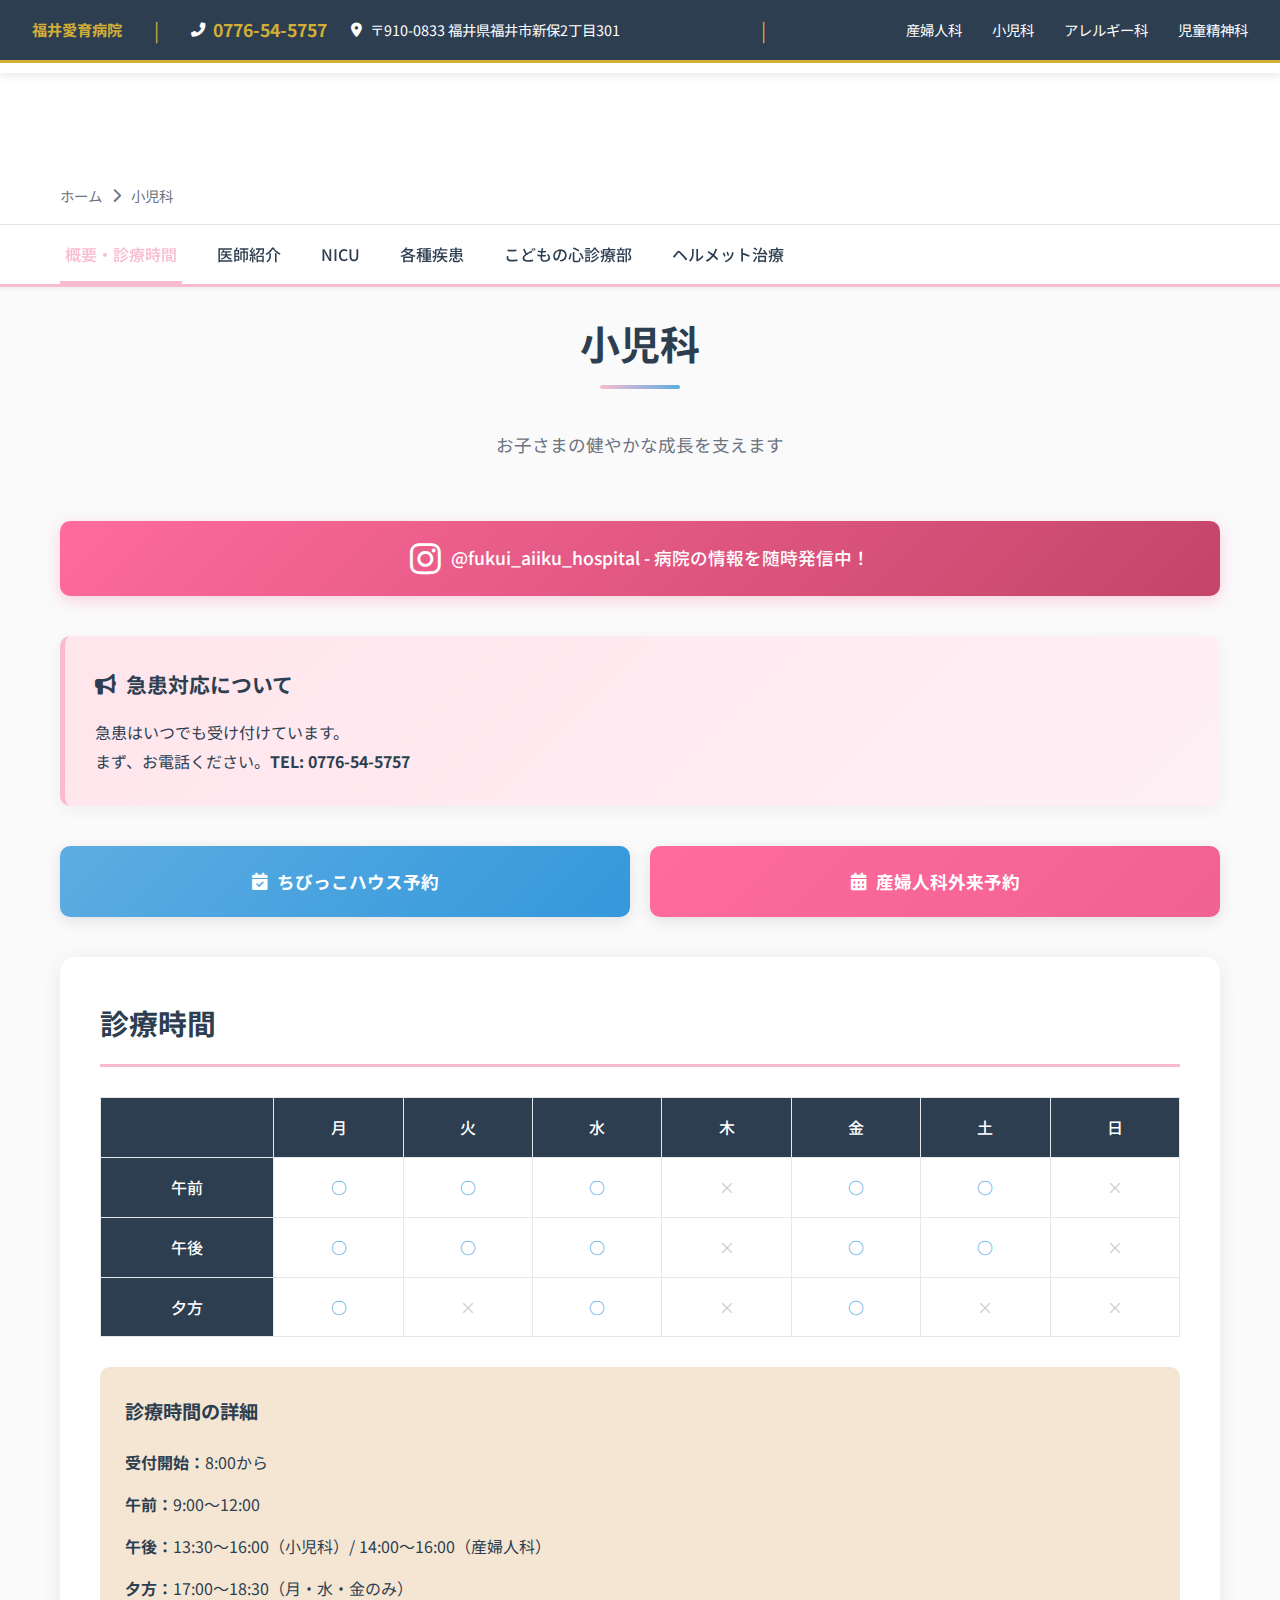
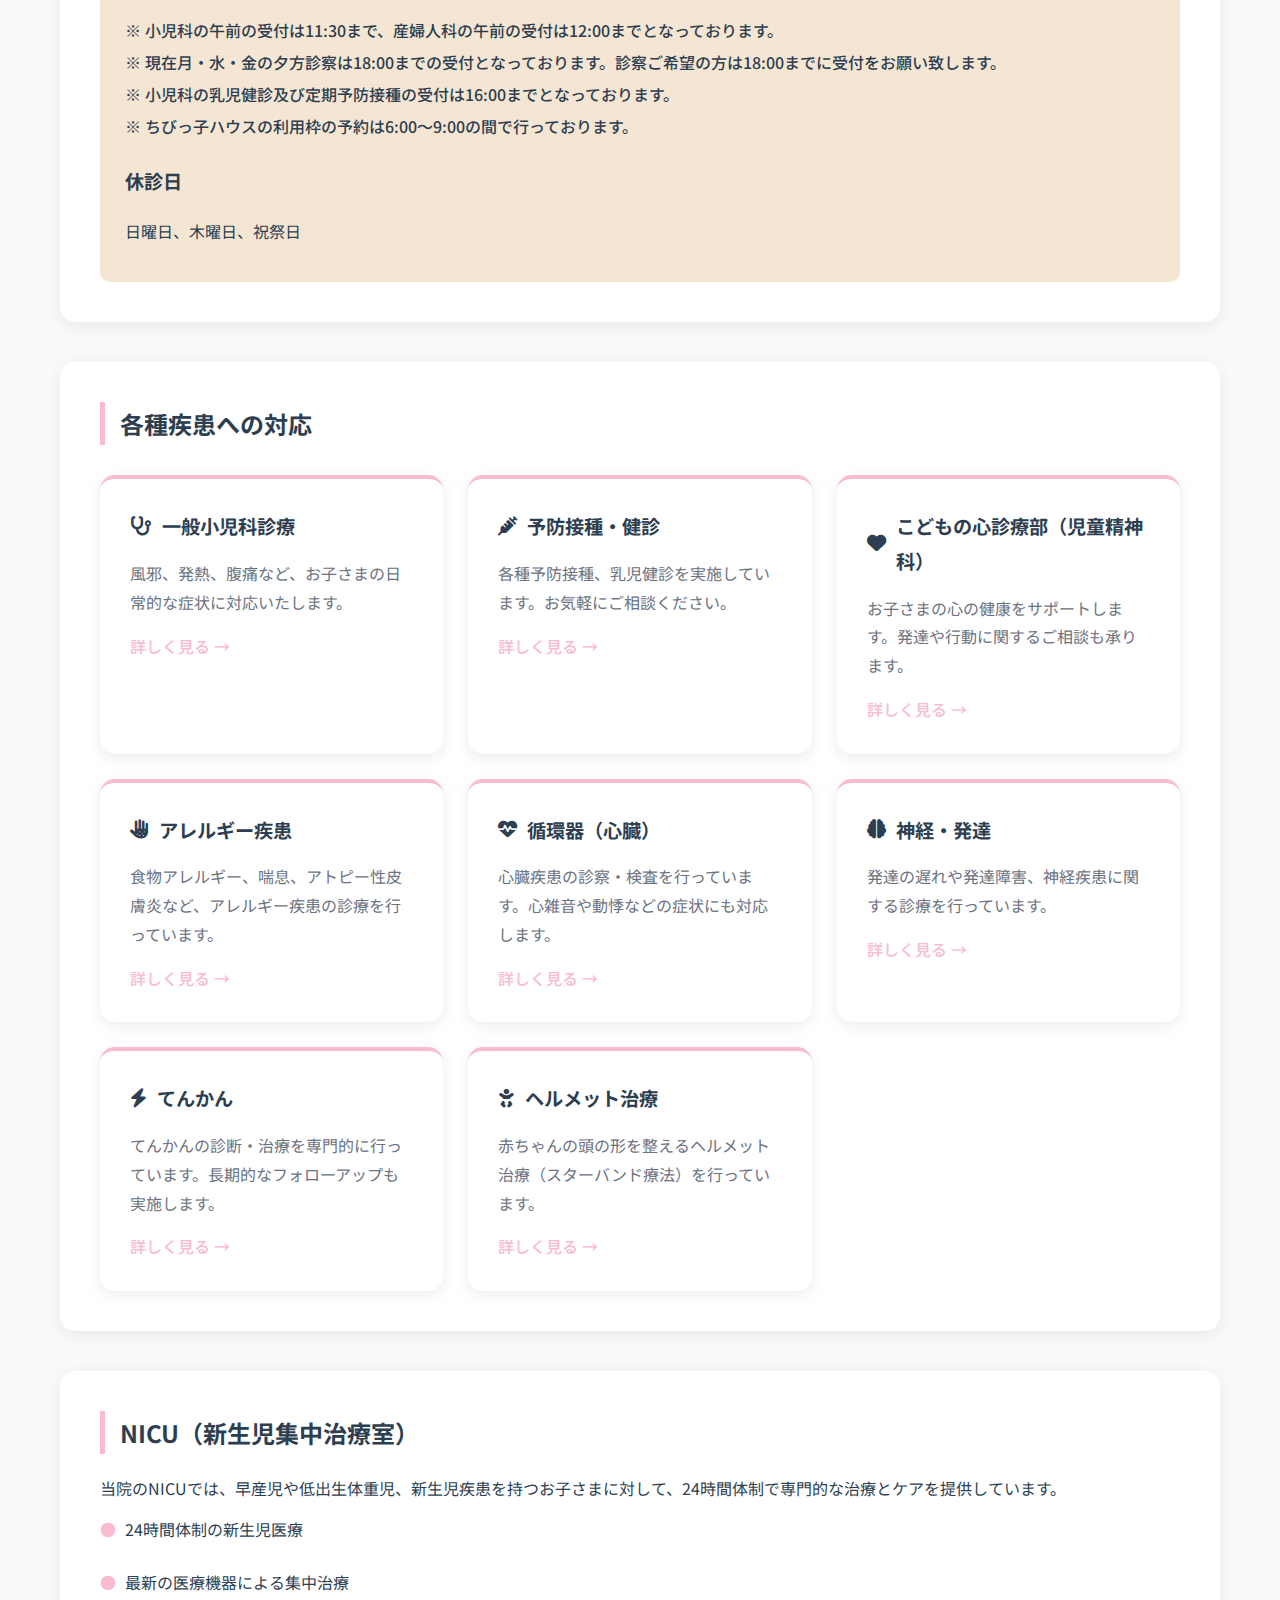
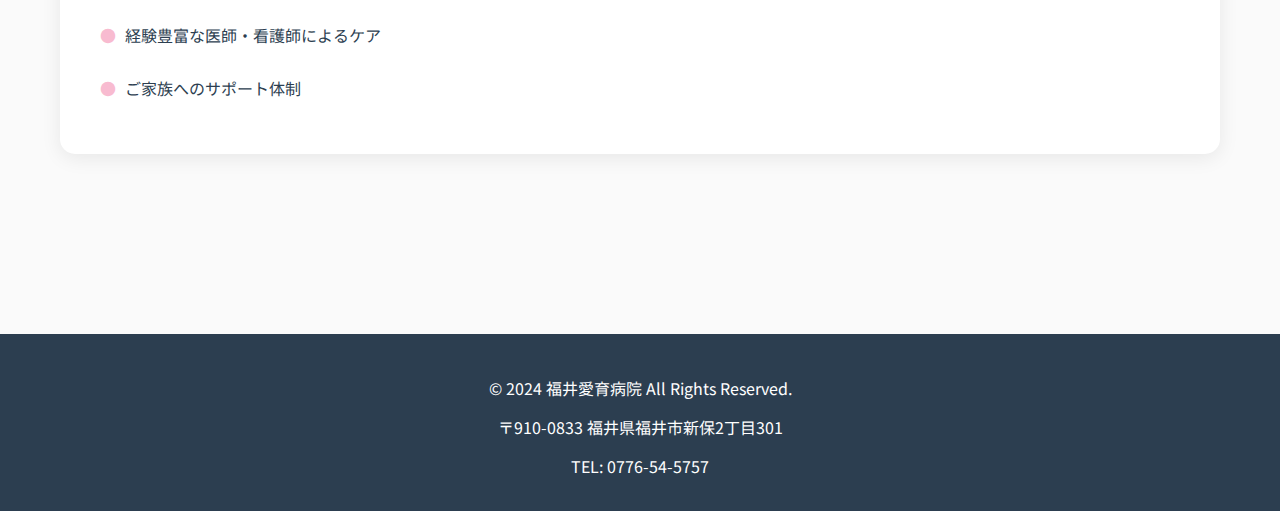
<file: pediatrics.html>
<!DOCTYPE html>
<html lang="ja">
<head>
    <meta charset="UTF-8">
    <meta name="viewport" content="width=device-width, initial-scale=1.0">
    <title>小児科 | 福井愛育病院</title>
    
    <!-- Font Awesome -->
    <link rel="stylesheet" href="https://cdnjs.cloudflare.com/ajax/libs/font-awesome/6.4.0/css/all.min.css">
    
    <!-- Google Fonts -->
    <link rel="preconnect" href="https://fonts.googleapis.com">
    <link rel="preconnect" href="https://fonts.gstatic.com" crossorigin>
    <link href="https://fonts.googleapis.com/css2?family=Noto+Sans+JP:wght@300;400;500;700;900&family=Noto+Serif+JP:wght@400;700&display=swap" rel="stylesheet">
    
    <style>
        /* ==================================== 
           福井愛育病院 小児科ページ CSS
        ==================================== */
        
        /* ========== 共通設定 ========== */
        :root {
            --primary-navy: #2C3E50;
            --secondary-navy: #34495E;
            --accent-gold: #D4AF37;
            --accent-beige: #F5E6D3;
            --accent-blue: #5DADE2;
            --accent-pink: #F8BBD0;
            --accent-purple: #9B59B6;
            --text-dark: #2C3E50;
            --text-gray: #6B7280;
            --bg-light: #FAFAFA;
            --white: #FFFFFF;
        }
        
        * {
            margin: 0;
            padding: 0;
            box-sizing: border-box;
        }
        
        body {
            font-family: 'Noto Sans JP', sans-serif;
            color: var(--text-dark);
            line-height: 1.8;
            overflow-x: hidden;
            background: var(--bg-light);
        }
        
        /* ========== ヘッダー ========== */
        .header {
            position: fixed;
            top: 0;
            left: 0;
            width: 100%;
            background: rgba(255, 255, 255, 0.98);
            box-shadow: 0 2px 10px rgba(0, 0, 0, 0.1);
            z-index: 1000;
        }

        .header-top {
            background: var(--primary-navy);
            padding: 8px 0;
            text-align: center;
        }

        .header-top-content {
            max-width: 1200px;
            margin: 0 auto;
            padding: 0 20px;
            display: flex;
            justify-content: space-between;
            align-items: center;
            color: white;
            font-size: 0.9rem;
        }

        .hospital-name {
            font-weight: 500;
        }

        .tel-link {
            color: white;
            text-decoration: none;
            display: flex;
            align-items: center;
            gap: 8px;
            transition: opacity 0.3s;
        }

        .tel-link:hover {
            opacity: 0.8;
        }

        .header-main {
            padding: 15px 0;
        }

        .header-content {
            max-width: 1200px;
            margin: 0 auto;
            padding: 0 20px;
            display: flex;
            justify-content: space-between;
            align-items: center;
        }

        .logo {
            font-size: 1.5rem;
            font-weight: 700;
            color: var(--primary-navy);
            text-decoration: none;
            display: flex;
            align-items: center;
            gap: 10px;
        }

        .logo i {
            color: var(--accent-pink);
        }

        .main-nav {
            display: flex;
            gap: 30px;
            align-items: center;
        }

        .nav-link {
            color: var(--text-dark);
            text-decoration: none;
            font-weight: 500;
            padding: 8px 0;
            position: relative;
            transition: color 0.3s;
        }

        .nav-link:hover {
            color: var(--accent-gold);
        }

        .nav-link::after {
            content: '';
            position: absolute;
            bottom: 0;
            left: 0;
            width: 0;
            height: 2px;
            background: var(--accent-gold);
            transition: width 0.3s;
        }

        .nav-link:hover::after {
            width: 100%;
        }

        /* ========== パンくずリスト ========== */
        .breadcrumb {
            background: white;
            padding: 120px 0 15px 0;
            border-bottom: 1px solid #e5e7eb;
        }

        .breadcrumb-content {
            max-width: 1200px;
            margin: 0 auto;
            padding: 0 20px;
        }

        .breadcrumb-list {
            display: flex;
            gap: 10px;
            list-style: none;
            font-size: 0.9rem;
            color: var(--text-gray);
        }

        .breadcrumb-item {
            display: flex;
            align-items: center;
            gap: 10px;
        }

        .breadcrumb-item a {
            color: var(--text-gray);
            text-decoration: none;
            transition: color 0.3s;
        }

        .breadcrumb-item a:hover {
            color: var(--accent-gold);
        }

        /* ========== サブナビゲーション ========== */
        .sub-nav {
            background: white;
            border-bottom: 3px solid var(--accent-pink);
            position: sticky;
            top: 90px;
            z-index: 100;
            box-shadow: 0 2px 5px rgba(0, 0, 0, 0.05);
        }

        .sub-nav-content {
            max-width: 1200px;
            margin: 0 auto;
            padding: 0 20px;
        }

        .sub-nav-list {
            display: flex;
            gap: 30px;
            list-style: none;
            overflow-x: auto;
        }

        .sub-nav-item {
            white-space: nowrap;
        }

        .sub-nav-link {
            display: block;
            padding: 15px 5px;
            color: var(--text-dark);
            text-decoration: none;
            font-weight: 500;
            position: relative;
            transition: color 0.3s;
        }

        .sub-nav-link:hover {
            color: var(--accent-pink);
        }

        .sub-nav-link.active {
            color: var(--accent-pink);
        }

        .sub-nav-link::after {
            content: '';
            position: absolute;
            bottom: 0;
            left: 0;
            width: 0;
            height: 3px;
            background: var(--accent-pink);
            transition: width 0.3s;
        }

        .sub-nav-link:hover::after,
        .sub-nav-link.active::after {
            width: 100%;
        }

        /* ========== メインコンテンツ ========== */
        .main-content {
            max-width: 1200px;
            margin: 0 auto;
            padding: 20px 20px 60px 20px;
        }

        /* ========== ページヘッダー ========== */
        .page-header {
            text-align: center;
            margin-bottom: 60px;
        }

        .page-title {
            font-size: 2.5rem;
            font-weight: 700;
            color: var(--primary-navy);
            margin-bottom: 20px;
            position: relative;
            display: inline-block;
        }

        .page-title::after {
            content: '';
            position: absolute;
            bottom: -10px;
            left: 50%;
            transform: translateX(-50%);
            width: 80px;
            height: 4px;
            background: linear-gradient(to right, var(--accent-pink), var(--accent-blue));
            border-radius: 2px;
        }

        .page-subtitle {
            font-size: 1.1rem;
            color: var(--text-gray);
            margin-top: 30px;
        }

        /* ========== インフォボックス ========== */
        .info-box {
            background: linear-gradient(135deg, #FFE5EC 0%, #FFF0F5 100%);
            border-left: 5px solid var(--accent-pink);
            padding: 30px;
            border-radius: 10px;
            margin-bottom: 40px;
            box-shadow: 0 4px 15px rgba(0, 0, 0, 0.05);
        }

        .info-box h3 {
            color: var(--primary-navy);
            font-size: 1.3rem;
            margin-bottom: 15px;
            display: flex;
            align-items: center;
            gap: 10px;
        }

        .info-box p {
            color: var(--text-dark);
            line-height: 1.8;
        }

        /* ========== Instagram Banner ========== */
        .instagram-banner {
            background: linear-gradient(135deg, #FF6B9D 0%, #C44569 100%);
            color: white;
            padding: 20px;
            border-radius: 10px;
            text-align: center;
            margin-bottom: 40px;
            box-shadow: 0 4px 15px rgba(255, 107, 157, 0.3);
        }

        .instagram-banner a {
            color: white;
            text-decoration: none;
            display: flex;
            align-items: center;
            justify-content: center;
            gap: 10px;
            font-weight: 500;
            font-size: 1.1rem;
        }

        .instagram-banner a:hover {
            opacity: 0.9;
        }

        /* ========== 診療時間テーブル ========== */
        .schedule-section {
            background: white;
            padding: 40px;
            border-radius: 15px;
            margin-bottom: 40px;
            box-shadow: 0 4px 20px rgba(0, 0, 0, 0.08);
        }

        .section-title {
            font-size: 1.8rem;
            font-weight: 700;
            color: var(--primary-navy);
            margin-bottom: 30px;
            padding-bottom: 15px;
            border-bottom: 3px solid var(--accent-pink);
        }

        .schedule-table {
            width: 100%;
            border-collapse: collapse;
            margin-bottom: 30px;
        }

        .schedule-table th,
        .schedule-table td {
            padding: 15px;
            text-align: center;
            border: 1px solid #e5e7eb;
        }

        .schedule-table th {
            background: var(--primary-navy);
            color: white;
            font-weight: 500;
        }

        .schedule-table td {
            background: white;
        }

        .schedule-table .available {
            color: var(--accent-blue);
            font-weight: 700;
        }

        .schedule-table .closed {
            color: #ccc;
        }

        .schedule-details {
            background: var(--accent-beige);
            padding: 25px;
            border-radius: 10px;
            line-height: 2;
        }

        .schedule-details h4 {
            color: var(--primary-navy);
            margin-bottom: 15px;
            font-size: 1.2rem;
        }

        .schedule-details p {
            margin-bottom: 10px;
            color: var(--text-dark);
        }

        .schedule-note {
            color: #D32F2F;
            font-weight: 500;
            margin-top: 10px;
        }

        /* ========== ボタン ========== */
        .button-group {
            display: flex;
            gap: 20px;
            margin: 40px 0;
            flex-wrap: wrap;
        }

        .btn {
            flex: 1;
            min-width: 250px;
            padding: 20px 30px;
            border: none;
            border-radius: 10px;
            font-size: 1.1rem;
            font-weight: 700;
            text-decoration: none;
            text-align: center;
            cursor: pointer;
            transition: all 0.3s;
            box-shadow: 0 4px 15px rgba(0, 0, 0, 0.1);
            display: flex;
            align-items: center;
            justify-content: center;
            gap: 10px;
        }

        .btn-primary {
            background: linear-gradient(135deg, #5DADE2 0%, #3498DB 100%);
            color: white;
        }

        .btn-primary:hover {
            transform: translateY(-2px);
            box-shadow: 0 6px 20px rgba(93, 173, 226, 0.4);
        }

        .btn-secondary {
            background: linear-gradient(135deg, #FF6B9D 0%, #F06292 100%);
            color: white;
        }

        .btn-secondary:hover {
            transform: translateY(-2px);
            box-shadow: 0 6px 20px rgba(255, 107, 157, 0.4);
        }

        /* ========== セクション ========== */
        .content-section {
            background: white;
            padding: 40px;
            border-radius: 15px;
            margin-bottom: 40px;
            box-shadow: 0 4px 20px rgba(0, 0, 0, 0.08);
        }

        .content-section h3 {
            font-size: 1.5rem;
            font-weight: 700;
            color: var(--primary-navy);
            margin-bottom: 20px;
            padding-left: 15px;
            border-left: 5px solid var(--accent-pink);
        }

        .content-section ul {
            list-style: none;
            padding: 0;
        }

        .content-section li {
            padding: 12px 0;
            padding-left: 25px;
            position: relative;
            color: var(--text-dark);
        }

        .content-section li::before {
            content: '●';
            position: absolute;
            left: 0;
            color: var(--accent-pink);
        }

        /* ========== カードグリッド ========== */
        .card-grid {
            display: grid;
            grid-template-columns: repeat(auto-fit, minmax(280px, 1fr));
            gap: 25px;
            margin-top: 30px;
        }

        .card {
            background: white;
            border-radius: 15px;
            padding: 30px;
            box-shadow: 0 4px 15px rgba(0, 0, 0, 0.08);
            transition: all 0.3s;
            border-top: 4px solid var(--accent-pink);
        }

        .card:hover {
            transform: translateY(-5px);
            box-shadow: 0 8px 25px rgba(0, 0, 0, 0.12);
        }

        .card h4 {
            font-size: 1.2rem;
            color: var(--primary-navy);
            margin-bottom: 15px;
            display: flex;
            align-items: center;
            gap: 10px;
        }

        .card p {
            color: var(--text-gray);
            line-height: 1.8;
        }

        .card-link {
            display: inline-block;
            margin-top: 15px;
            color: var(--accent-pink);
            text-decoration: none;
            font-weight: 500;
            transition: color 0.3s;
        }

        .card-link:hover {
            color: var(--accent-blue);
        }

        /* ========== フッター ========== */
        .footer {
            background: var(--primary-navy);
            color: white;
            padding: 40px 0 20px 0;
            margin-top: 80px;
        }

        .footer-content {
            max-width: 1200px;
            margin: 0 auto;
            padding: 0 20px;
            text-align: center;
        }

        .footer p {
            margin-bottom: 10px;
        }

        /* ========== レスポンシブ ========== */
        @media (max-width: 768px) {
            .header-content {
                flex-direction: column;
                gap: 15px;
            }

            .main-nav {
                flex-wrap: wrap;
                justify-content: center;
                gap: 15px;
            }

            .page-title {
                font-size: 2rem;
            }

            .sub-nav-list {
                gap: 15px;
            }

            .button-group {
                flex-direction: column;
            }

            .btn {
                min-width: 100%;
            }

            .schedule-section,
            .content-section {
                padding: 25px;
            }

            .schedule-table th,
            .schedule-table td {
                padding: 10px 5px;
                font-size: 0.9rem;
            }

            .card-grid {
                grid-template-columns: 1fr;
            }
        }
    </style>

<style>
/* 元のヘッダーを非表示 */
.top-bar,
.header-top:not(.unified-header-top),
.main-nav {
    display: none !important;
}

/* 統一ヘッダーのレスポンシブ対応 */
@media (max-width: 768px) {
    .unified-header-top > div {
        flex-direction: column;
        gap: 0.8rem !important;
    }
}
</style>

</head>
<body>
    <!-- 統一トップバー -->
    <div class="unified-header-top" style="background: #2C3E50; padding: 0.8rem 0; border-bottom: 3px solid #D4AF37; position: sticky; top: 0; z-index: 1001;">
        <div style="max-width: 1400px; margin: 0 auto; padding: 0 2rem; display: flex; justify-content: space-between; align-items: center; flex-wrap: wrap; gap: 1rem;">
            <div style="display: flex; gap: 1.5rem; align-items: center;">
                <div style="display: flex; align-items: center; gap: 0.5rem; color: white; font-size: 0.9rem;">
                    <span style="font-weight: 700; color: #D4AF37; font-size: 0.95rem;">福井愛育病院</span>
                </div>
                <div style="color: #D4AF37; font-size: 1.2rem; margin: 0 0.5rem;">|</div>
                <div style="display: flex; align-items: center; gap: 0.5rem; color: white; font-size: 0.9rem;">
                    <i class="fas fa-phone-alt"></i>
                    <span style="font-weight: 700; color: #D4AF37; font-size: 1.1rem;">0776-54-5757</span>
                </div>
                <div style="display: flex; align-items: center; gap: 0.5rem; color: white; font-size: 0.9rem;">
                    <i class="fas fa-map-marker-alt"></i>
                    <span>〒910-0833 福井県福井市新保2丁目301</span>
                </div>
                <div style="display: flex; align-items: center; gap: 0.5rem; display: none !important;">
                    <a href="satogaeri.html" style="display: flex; align-items: center; gap: 0.4rem; color: white; text-decoration: none; padding: 0.4rem 0.8rem; background: linear-gradient(135deg, #F8BBD0, #F06292); border-radius: 20px;">
                        <i class="fas fa-home"></i>
                        <span>里帰り分娩</span>
                    </a>
                </div>
            </div>
            <div style="color: #D4AF37; font-size: 1.2rem; margin: 0 0.5rem;">|</div>
            <div style="display: flex; gap: 0.5rem; font-size: 0.9rem;">
                <a href="obstetrics.html" style="color: white; text-decoration: none;">産婦人科</a>・<a href="pediatrics.html" style="color: white; text-decoration: none;">小児科</a>・<a href="pediatrics.html#allergy" style="color: white; text-decoration: none;">アレルギー科</a>・<a href="child-psychiatry.html" style="color: white; text-decoration: none;">児童精神科</a>
            </div>
        </div>
    </div>


    <!-- ヘッダー -->
    <header class="header">
        <div class="header-top">
            <div class="header-top-content">
                <span class="hospital-name">福井愛育病院</span>
                <a href="tel:0776-54-5757" class="tel-link">
                    <i class="fas fa-phone"></i>
                    <span>0776-54-5757</span>
                </a>
            </div>
        </div>
        <div class="header-main">
            <div class="header-content">
                <a href="index.html" class="logo">
                    <i class="fas fa-heartbeat"></i>
                    福井愛育病院
                </a>
                                <nav class="main-nav">
                    <a href="index.html" class="nav-link">ホーム</a>
                    <a href="obstetrics.html" class="nav-link">産婦人科</a>
                    <a href="pediatrics.html" class="nav-link">小児科</a>
                    <a href="child-psychiatry.html" class="nav-link">児童精神科</a>
                    <a href="index.html" class="nav-link">病院案内</a>
                </nav>
            </div>
        </div>
    </header>

    <!-- パンくずリスト -->
    <div class="breadcrumb">
        <div class="breadcrumb-content">
            <ul class="breadcrumb-list">
                <li class="breadcrumb-item"><a href="index.html">ホーム</a></li>
                <li class="breadcrumb-item"><i class="fas fa-chevron-right"></i></li>
                <li class="breadcrumb-item">小児科</li>
            </ul>
        </div>
    </div>

    <!-- サブナビゲーション -->
    <nav class="sub-nav">
        <div class="sub-nav-content">
            <ul class="sub-nav-list">
                <li class="sub-nav-item"><a href="#overview" class="sub-nav-link active">概要・診療時間</a></li>
                <li class="sub-nav-item"><a href="pediatrics-doctors.html" class="sub-nav-link">医師紹介</a></li>
                <li class="sub-nav-item"><a href="#nicu" class="sub-nav-link">NICU</a></li>
                <li class="sub-nav-item"><a href="#diseases" class="sub-nav-link">各種疾患</a></li>
                <li class="sub-nav-item"><a href="child-psychiatry.html" class="sub-nav-link">こどもの心診療部</a></li>
                <li class="sub-nav-item"><a href="pediatrics.html" class="sub-nav-link">ヘルメット治療</a></li>
            </ul>
        </div>
    </nav>

    <!-- メインコンテンツ -->
    <main class="main-content">
        <!-- ページヘッダー -->
        <div class="page-header">
            <h1 class="page-title">小児科</h1>
            <p class="page-subtitle">お子さまの健やかな成長を支えます</p>
        </div>

        <!-- Instagram Banner -->
        <div class="instagram-banner">
            <a href="https://www.instagram.com/fukui_aiiku_hospital/" target="_blank" rel="noopener">
                <i class="fab fa-instagram fa-2x"></i>
                <span>@fukui_aiiku_hospital - 病院の情報を随時発信中！</span>
            </a>
        </div>

        <!-- お知らせ -->
        <div class="info-box">
            <h3><i class="fas fa-bullhorn"></i> 急患対応について</h3>
            <p>急患はいつでも受け付けています。<br>
            まず、お電話ください。<strong>TEL: 0776-54-5757</strong></p>
        </div>

        <!-- 予約ボタン -->
        <div class="button-group">
            <a href="chibihouse_reservation.html" class="btn btn-primary">
                <i class="fas fa-calendar-check"></i>
                ちびっこハウス予約
            </a>
            <a href="obstetrics.html" class="btn btn-secondary">
                <i class="fas fa-calendar-alt"></i>
                産婦人科外来予約
            </a>
        </div>

        <!-- 診療時間 -->
        <section id="overview" class="schedule-section">
            <h2 class="section-title">診療時間</h2>
            
            <table class="schedule-table">
                <thead>
                    <tr>
                        <th></th>
                        <th>月</th>
                        <th>火</th>
                        <th>水</th>
                        <th>木</th>
                        <th>金</th>
                        <th>土</th>
                        <th>日</th>
                    </tr>
                </thead>
                <tbody>
                    <tr>
                        <th>午前</th>
                        <td class="available">○</td>
                        <td class="available">○</td>
                        <td class="available">○</td>
                        <td class="closed">×</td>
                        <td class="available">○</td>
                        <td class="available">○</td>
                        <td class="closed">×</td>
                    </tr>
                    <tr>
                        <th>午後</th>
                        <td class="available">○</td>
                        <td class="available">○</td>
                        <td class="available">○</td>
                        <td class="closed">×</td>
                        <td class="available">○</td>
                        <td class="available">○</td>
                        <td class="closed">×</td>
                    </tr>
                    <tr>
                        <th>夕方</th>
                        <td class="available">○</td>
                        <td class="closed">×</td>
                        <td class="available">○</td>
                        <td class="closed">×</td>
                        <td class="available">○</td>
                        <td class="closed">×</td>
                        <td class="closed">×</td>
                    </tr>
                </tbody>
            </table>

            <div class="schedule-details">
                <h4>診療時間の詳細</h4>
                <p><strong>受付開始：</strong>8:00から</p>
                <p><strong>午前：</strong>9:00〜12:00</p>
                <p><strong>午後：</strong>13:30〜16:00（小児科）/ 14:00〜16:00（産婦人科）</p>
                <p><strong>夕方：</strong>17:00〜18:30（月・水・金のみ）</p>
                
                <p class="schedule-note">
                    ※ 小児科の午前の受付は11:30まで、産婦人科の午前の受付は12:00までとなっております。<br>
                    ※ 現在月・水・金の夕方診察は18:00までの受付となっております。診察ご希望の方は18:00までに受付をお願い致します。<br>
                    ※ 小児科の乳児健診及び定期予防接種の受付は16:00までとなっております。<br>
                    ※ ちびっ子ハウスの利用枠の予約は6:00〜9:00の間で行っております。
                </p>
                
                <h4 style="margin-top: 20px;">休診日</h4>
                <p>日曜日、木曜日、祝祭日</p>
            </div>
        </section>

        <!-- 診療内容 -->
        <section id="diseases" class="content-section">
            <h3>各種疾患への対応</h3>
            
            <div class="card-grid">
                <div class="card">
                    <h4><i class="fas fa-stethoscope"></i> 一般小児科診療</h4>
                    <p>風邪、発熱、腹痛など、お子さまの日常的な症状に対応いたします。</p>
                    <a href="#" class="card-link">詳しく見る →</a>
                </div>

                <div class="card">
                    <h4><i class="fas fa-syringe"></i> 予防接種・健診</h4>
                    <p>各種予防接種、乳児健診を実施しています。お気軽にご相談ください。</p>
                    <a href="#" class="card-link">詳しく見る →</a>
                </div>

                <div class="card">
                    <h4><i class="fas fa-heart"></i> こどもの心診療部（児童精神科）</h4>
                    <p>お子さまの心の健康をサポートします。発達や行動に関するご相談も承ります。</p>
                    <a href="child-psychiatry.html" class="card-link">詳しく見る →</a>
                </div>

                <div class="card">
                    <h4><i class="fas fa-allergies"></i> アレルギー疾患</h4>
                    <p>食物アレルギー、喘息、アトピー性皮膚炎など、アレルギー疾患の診療を行っています。</p>
                    <a href="#" class="card-link">詳しく見る →</a>
                </div>

                <div class="card">
                    <h4><i class="fas fa-heartbeat"></i> 循環器（心臓）</h4>
                    <p>心臓疾患の診察・検査を行っています。心雑音や動悸などの症状にも対応します。</p>
                    <a href="#" class="card-link">詳しく見る →</a>
                </div>

                <div class="card">
                    <h4><i class="fas fa-brain"></i> 神経・発達</h4>
                    <p>発達の遅れや発達障害、神経疾患に関する診療を行っています。</p>
                    <a href="#" class="card-link">詳しく見る →</a>
                </div>

                <div class="card">
                    <h4><i class="fas fa-bolt"></i> てんかん</h4>
                    <p>てんかんの診断・治療を専門的に行っています。長期的なフォローアップも実施します。</p>
                    <a href="#" class="card-link">詳しく見る →</a>
                </div>

                <div class="card">
                    <h4><i class="fas fa-baby"></i> ヘルメット治療</h4>
                    <p>赤ちゃんの頭の形を整えるヘルメット治療（スターバンド療法）を行っています。</p>
                    <a href="pediatrics.html" class="card-link">詳しく見る →</a>
                </div>
            </div>
        </section>

        <!-- NICU -->
        <section id="nicu" class="content-section">
            <h3>NICU（新生児集中治療室）</h3>
            <p>当院のNICUでは、早産児や低出生体重児、新生児疾患を持つお子さまに対して、24時間体制で専門的な治療とケアを提供しています。</p>
            <ul>
                <li>24時間体制の新生児医療</li>
                <li>最新の医療機器による集中治療</li>
                <li>経験豊富な医師・看護師によるケア</li>
                <li>ご家族へのサポート体制</li>
            </ul>
        </section>

    </main>

    <!-- フッター -->
    <footer class="footer">
        <div class="footer-content">
            <p>&copy; 2024 福井愛育病院 All Rights Reserved.</p>
            <p>〒910-0833 福井県福井市新保2丁目301</p>
            <p>TEL: 0776-54-5757</p>
        </div>
    </footer>
</body>
</html>
</file>
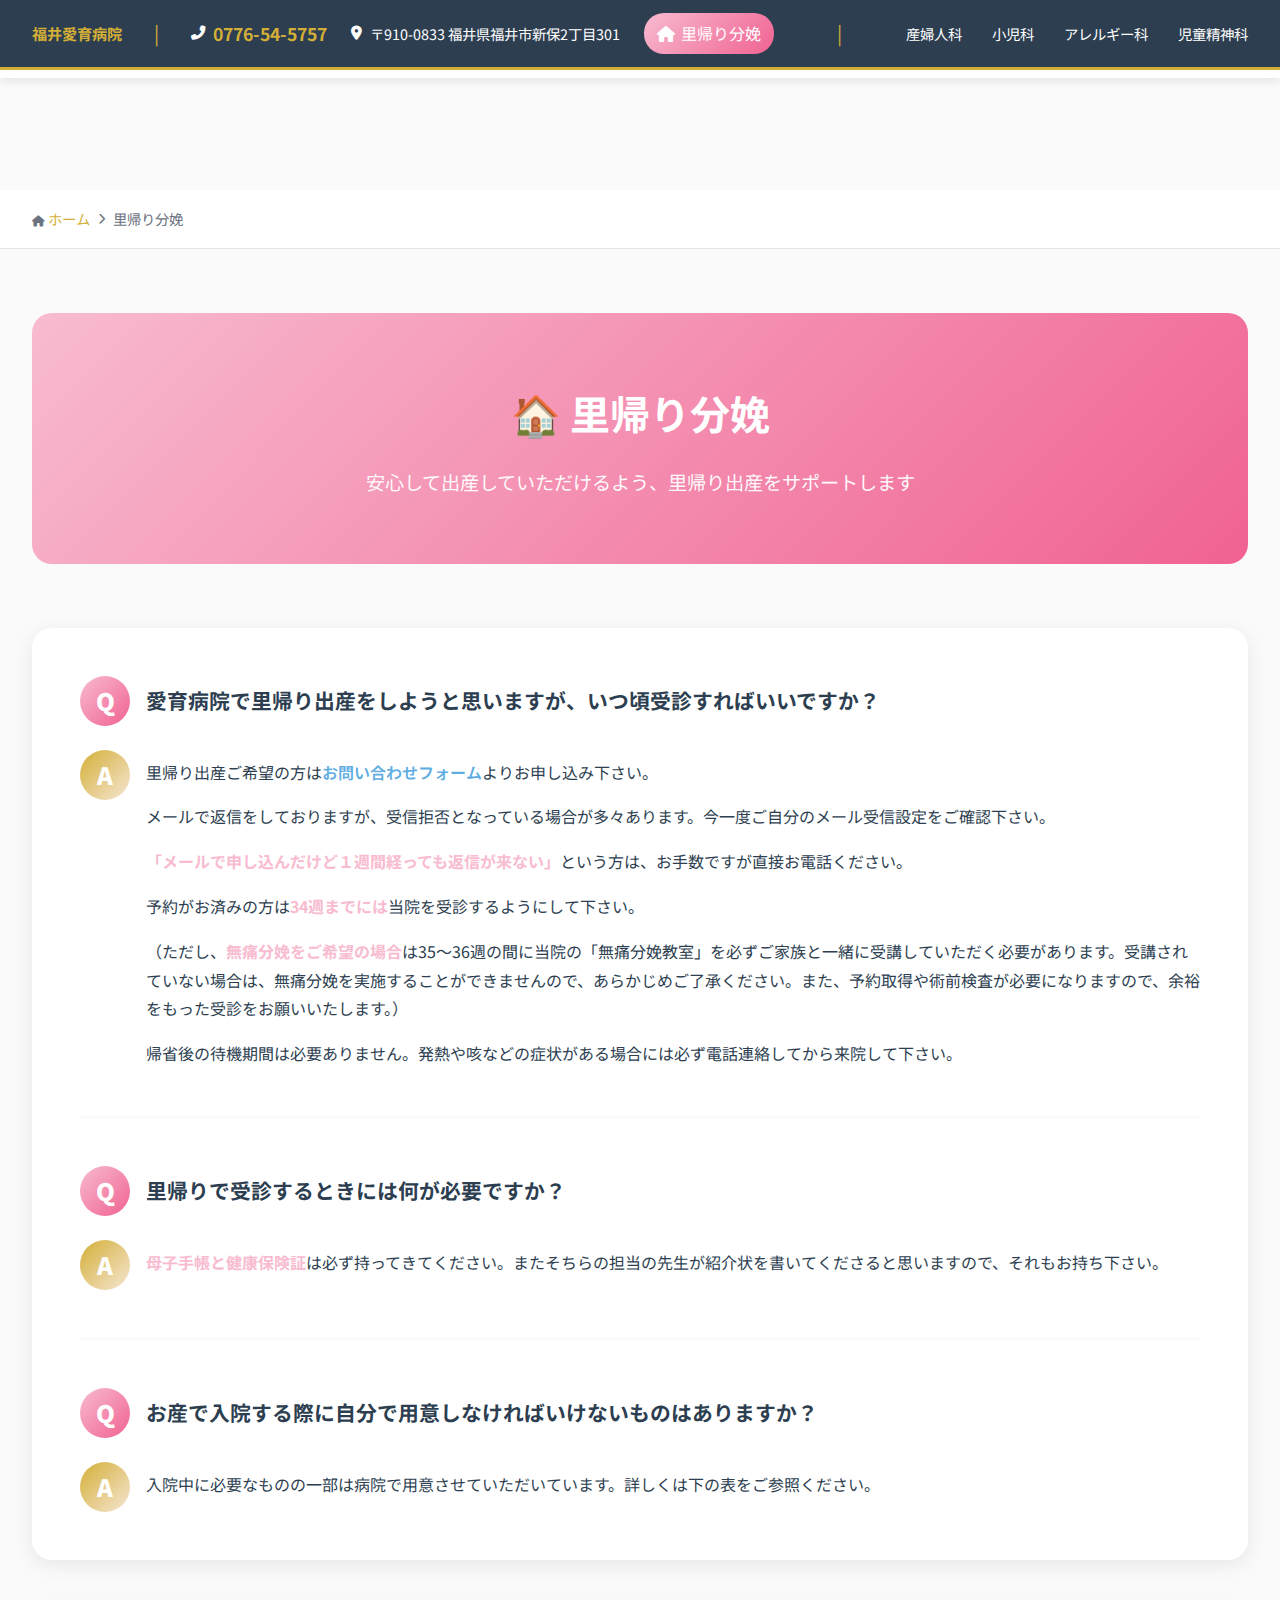
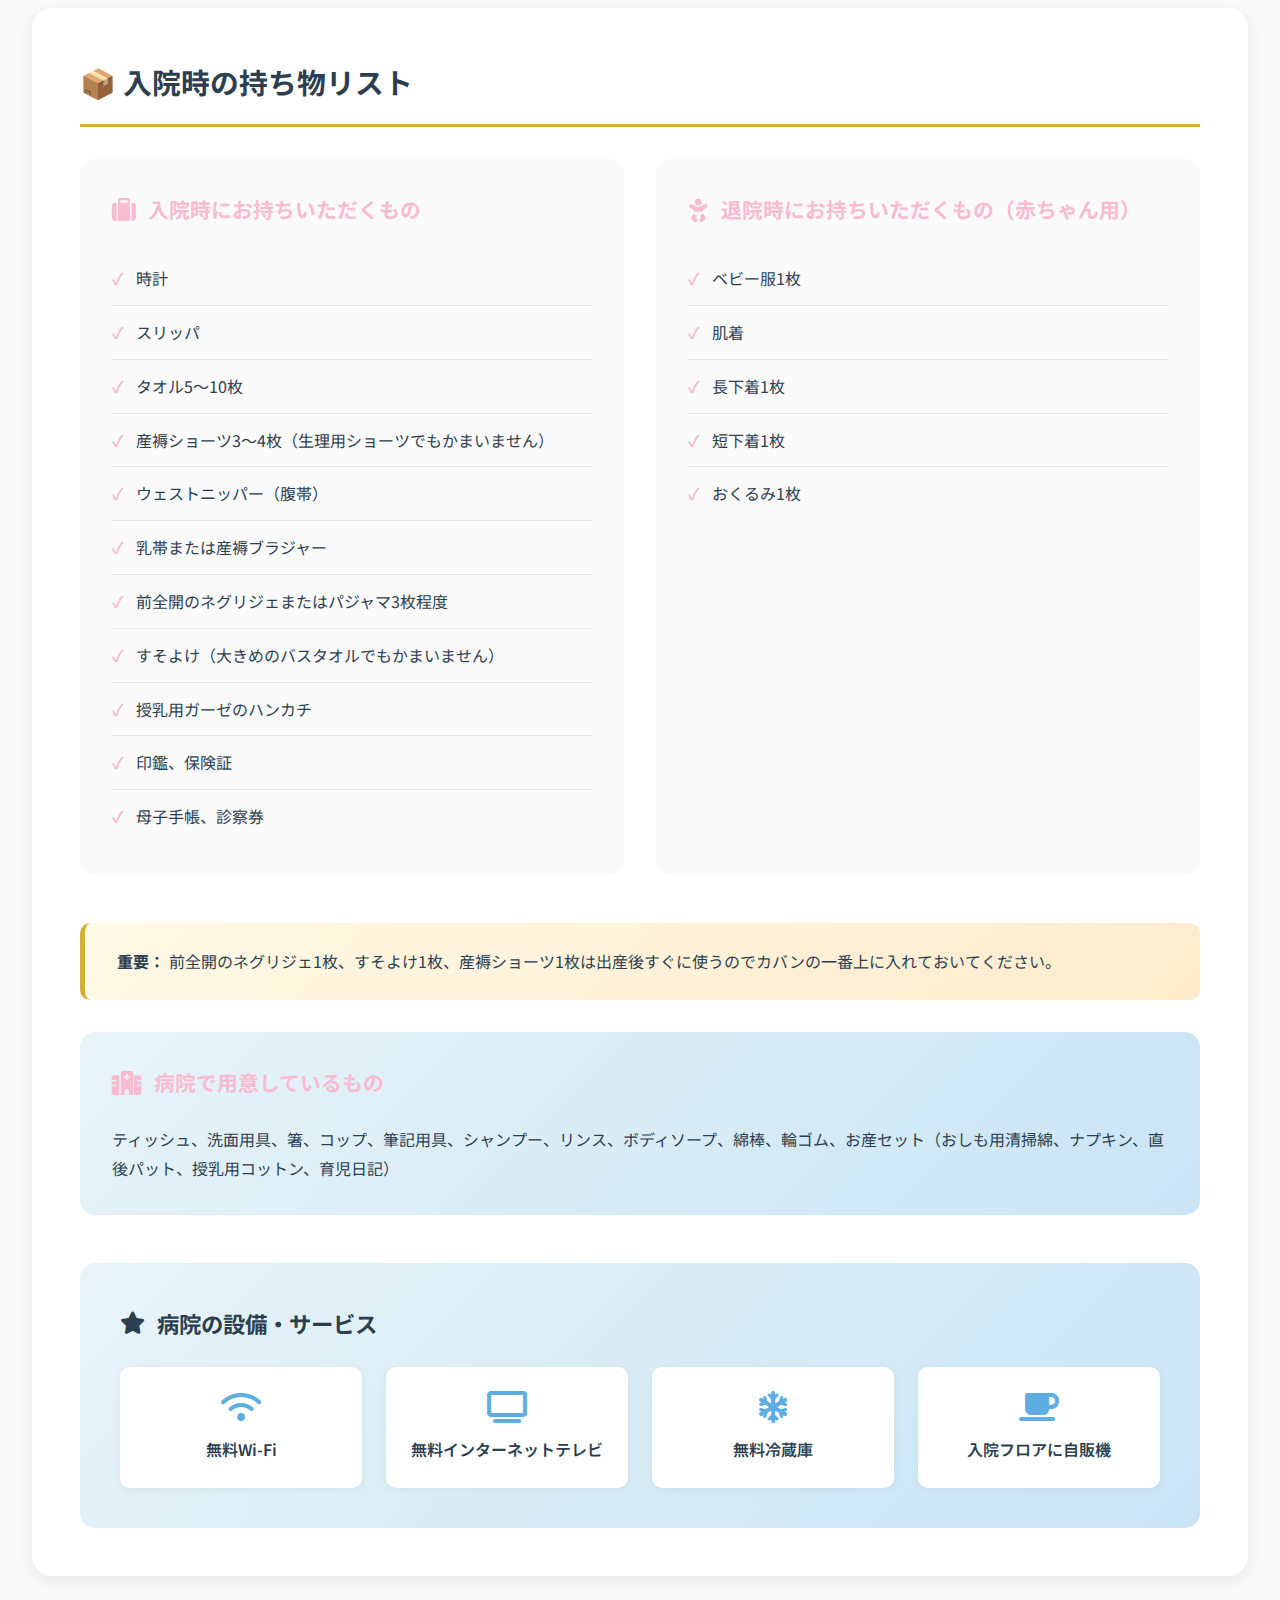
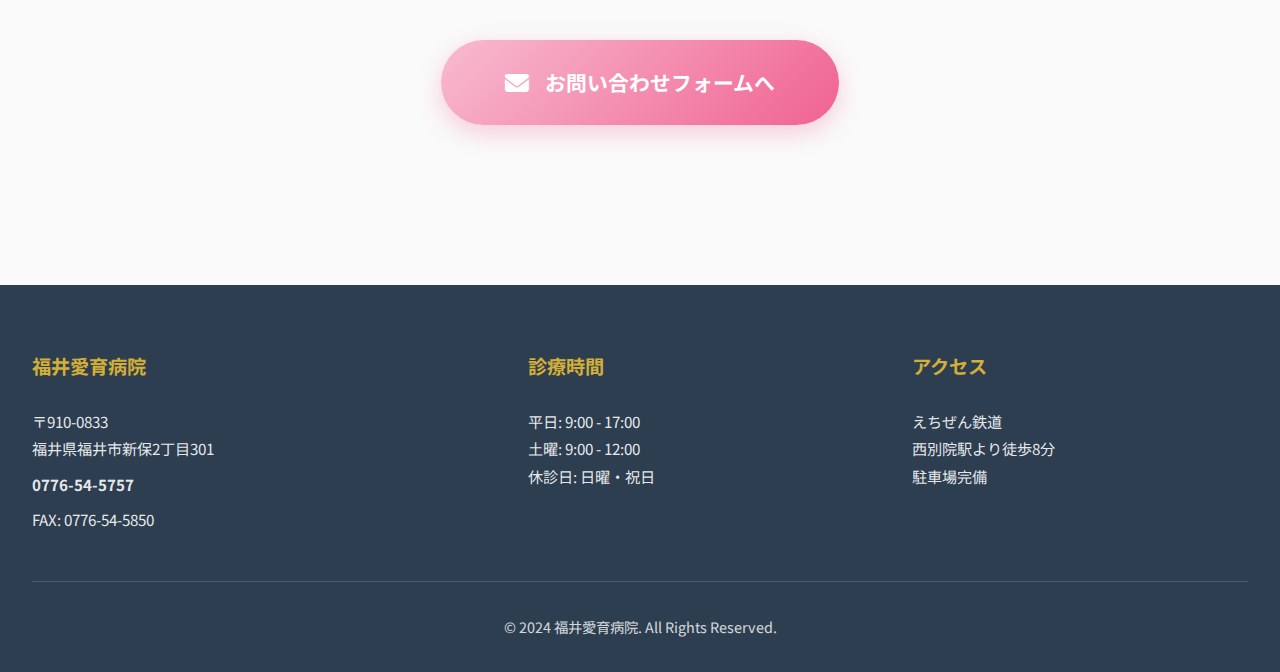
<file: satogaeri.html>
<!DOCTYPE html>
<html lang="ja">
<head>
    <meta charset="UTF-8">
    <meta name="viewport" content="width=device-width, initial-scale=1.0">
    <title>里帰り分娩 | 福井愛育病院</title>
    
    <!-- Font Awesome -->
    <link rel="stylesheet" href="https://cdnjs.cloudflare.com/ajax/libs/font-awesome/6.4.0/css/all.min.css">
    
    <!-- Google Fonts -->
    <link rel="preconnect" href="https://fonts.googleapis.com">
    <link rel="preconnect" href="https://fonts.gstatic.com" crossorigin>
    <link href="https://fonts.googleapis.com/css2?family=Noto+Sans+JP:wght@300;400;500;700;900&family=Noto+Serif+JP:wght@400;700&display=swap" rel="stylesheet">
    
    <style>
        /* ========== 共通設定 ========== */
        :root {
            --primary-navy: #2C3E50;
            --secondary-navy: #34495E;
            --accent-gold: #D4AF37;
            --accent-beige: #F5E6D3;
            --accent-blue: #5DADE2;
            --accent-pink: #F8BBD0;
            --text-dark: #2C3E50;
            --text-gray: #6B7280;
            --bg-light: #FAFAFA;
            --white: #FFFFFF;
        }
        
        * {
            margin: 0;
            padding: 0;
            box-sizing: border-box;
        }
        
        body {
            font-family: 'Noto Sans JP', sans-serif;
            color: var(--text-dark);
            line-height: 1.8;
            overflow-x: hidden;
            background: var(--bg-light);
        }
        
        /* ========== ヘッダー ========== */
        .header {
            position: fixed;
            top: 0;
            left: 0;
            width: 100%;
            background: rgba(255, 255, 255, 0.98);
            box-shadow: 0 2px 10px rgba(0, 0, 0, 0.1);
            z-index: 1000;
        }
        
        .header-top {
            background: var(--primary-navy);
            color: white;
            padding: 0.5rem 0;
        }
        
        .header-top-content {
            max-width: 1400px;
            margin: 0 auto;
            padding: 0 2rem;
            display: flex;
            justify-content: space-between;
            align-items: center;
            flex-wrap: wrap;
            gap: 1rem;
        }
        
        .header-contact {
            display: flex;
            gap: 2rem;
            align-items: center;
            flex: 1;
        }
        
        .contact-item {
            display: flex;
            align-items: center;
            gap: 0.5rem;
            font-size: 0.9rem;
        }
        
        .contact-item i {
            color: var(--accent-gold);
        }
        
        .phone-number {
            font-size: 1.3rem;
            font-weight: 700;
            letter-spacing: 0.05em;
        }
        
        .hospital-name-top {
            font-weight: 700;
            color: var(--accent-gold);
            font-size: 0.95rem;
            letter-spacing: 0.05em;
        }
        
        .satogaeri-link {
            display: flex;
            align-items: center;
            gap: 0.4rem;
            color: var(--white);
            text-decoration: none;
            padding: 0.4rem 0.8rem;
            background: linear-gradient(135deg, var(--accent-pink), #F06292);
            border-radius: 20px;
            transition: all 0.3s ease;
            font-weight: 500;
        }
        
        .satogaeri-link:hover {
            background: linear-gradient(135deg, #F06292, var(--accent-pink));
            transform: translateY(-2px);
        }
        
        .header-departments {
            display: flex;
            align-items: center;
            font-size: 0.85rem;
            color: rgba(255, 255, 255, 0.9);
            padding-left: 2rem;
            border-left: 2px solid rgba(212, 175, 55, 0.5);
        }
        
        .header-main {
            padding: 0.5rem 0;
        }
        
        .header-main-content {
            max-width: 1400px;
            margin: 0 auto;
            padding: 0 2rem;
            display: flex;
            justify-content: space-between;
            align-items: center;
        }
        
        .logo {
            display: flex;
            align-items: center;
            gap: 1rem;
            text-decoration: none;
            color: var(--primary-navy);
        }
        
        .logo-image {
            width: 50px;
            height: 50px;
            background: linear-gradient(135deg, var(--accent-gold), var(--accent-beige));
            border-radius: 50%;
            display: flex;
            align-items: center;
            justify-content: center;
            font-size: 1.8rem;
            color: white;
        }
        
        .logo-text h1 {
            font-size: 1.3rem;
            font-weight: 700;
            margin-bottom: 0.1rem;
        }
        
        .logo-text p {
            font-size: 0.8rem;
            color: var(--text-gray);
        }
        
        .main-nav {
            display: flex;
            gap: 0.5rem;
            align-items: center;
        }
        
        .nav-list {
            display: flex;
            list-style: none;
            gap: 0.25rem;
        }
        
        .nav-link {
            display: block;
            padding: 0.75rem 0.9rem;
            color: var(--primary-navy);
            text-decoration: none;
            font-weight: 500;
            font-size: 0.88rem;
            transition: all 0.3s ease;
            border-radius: 8px;
        }
        
        .nav-link:hover {
            background: var(--accent-beige);
            color: var(--accent-gold);
        }
        
        /* ========== パンくずリスト ========== */
        .breadcrumb {
            background: white;
            padding: 1rem 0;
            margin-top: 120px;
            border-bottom: 1px solid #e5e5e5;
        }
        
        .breadcrumb-content {
            max-width: 1400px;
            margin: 0 auto;
            padding: 0 2rem;
            display: flex;
            align-items: center;
            gap: 0.5rem;
            font-size: 0.9rem;
        }
        
        .breadcrumb a {
            color: var(--accent-gold);
            text-decoration: none;
            transition: opacity 0.3s;
        }
        
        .breadcrumb a:hover {
            opacity: 0.7;
        }
        
        .breadcrumb i {
            color: var(--text-gray);
            font-size: 0.7rem;
        }
        
        .breadcrumb span {
            color: var(--text-gray);
        }
        
        /* ========== メインコンテンツ ========== */
        .main-content {
            max-width: 1400px;
            margin: 0 auto;
            padding: 4rem 2rem;
        }
        
        /* ページヘッダー */
        .page-header {
            text-align: center;
            margin-bottom: 4rem;
            background: linear-gradient(135deg, var(--accent-pink), #F06292);
            padding: 4rem 2rem;
            border-radius: 20px;
            color: white;
        }
        
        .page-title {
            font-size: 2.5rem;
            font-weight: 700;
            margin-bottom: 1rem;
        }
        
        .page-subtitle {
            font-size: 1.2rem;
            opacity: 0.95;
        }
        
        /* ========== FAQ セクション ========== */
        .faq-section {
            background: white;
            border-radius: 20px;
            padding: 3rem;
            margin-bottom: 3rem;
            box-shadow: 0 5px 20px rgba(0, 0, 0, 0.08);
        }
        
        .faq-item {
            margin-bottom: 3rem;
            padding-bottom: 3rem;
            border-bottom: 2px solid var(--bg-light);
        }
        
        .faq-item:last-child {
            margin-bottom: 0;
            padding-bottom: 0;
            border-bottom: none;
        }
        
        .faq-question {
            display: flex;
            align-items: flex-start;
            gap: 1rem;
            margin-bottom: 1.5rem;
        }
        
        .faq-q-icon {
            flex-shrink: 0;
            width: 50px;
            height: 50px;
            background: linear-gradient(135deg, var(--accent-pink), #F06292);
            border-radius: 50%;
            display: flex;
            align-items: center;
            justify-content: center;
            font-size: 1.5rem;
            font-weight: 900;
            color: white;
        }
        
        .faq-q-text {
            flex-grow: 1;
            font-size: 1.3rem;
            font-weight: 700;
            color: var(--primary-navy);
            line-height: 1.6;
            padding-top: 0.5rem;
        }
        
        .faq-answer {
            display: flex;
            align-items: flex-start;
            gap: 1rem;
        }
        
        .faq-a-icon {
            flex-shrink: 0;
            width: 50px;
            height: 50px;
            background: linear-gradient(135deg, var(--accent-gold), var(--accent-beige));
            border-radius: 50%;
            display: flex;
            align-items: center;
            justify-content: center;
            font-size: 1.5rem;
            font-weight: 900;
            color: white;
        }
        
        .faq-a-text {
            flex-grow: 1;
            font-size: 1rem;
            color: var(--text-dark);
            line-height: 1.8;
            padding-top: 0.5rem;
        }
        
        .faq-a-text strong {
            color: var(--accent-pink);
            font-weight: 700;
        }
        
        .faq-a-text a {
            color: var(--accent-blue);
            text-decoration: none;
            font-weight: 600;
        }
        
        .faq-a-text a:hover {
            text-decoration: underline;
        }
        
        /* ========== 持ち物リスト ========== */
        .items-section {
            background: white;
            border-radius: 20px;
            padding: 3rem;
            margin-bottom: 3rem;
            box-shadow: 0 5px 20px rgba(0, 0, 0, 0.08);
        }
        
        .items-title {
            font-size: 1.8rem;
            font-weight: 700;
            color: var(--primary-navy);
            margin-bottom: 2rem;
            padding-bottom: 1rem;
            border-bottom: 3px solid var(--accent-gold);
        }
        
        .items-grid {
            display: grid;
            grid-template-columns: repeat(2, 1fr);
            gap: 2rem;
            margin-bottom: 3rem;
        }
        
        .items-card {
            background: var(--bg-light);
            border-radius: 15px;
            padding: 2rem;
        }
        
        .items-card h3 {
            font-size: 1.3rem;
            font-weight: 700;
            color: var(--accent-pink);
            margin-bottom: 1.5rem;
            display: flex;
            align-items: center;
            gap: 0.75rem;
        }
        
        .items-card h3 i {
            font-size: 1.5rem;
        }
        
        .items-list {
            list-style: none;
        }
        
        .items-list li {
            padding: 0.75rem 0;
            padding-left: 1.5rem;
            position: relative;
            border-bottom: 1px solid #e5e5e5;
        }
        
        .items-list li:last-child {
            border-bottom: none;
        }
        
        .items-list li::before {
            content: "✓";
            position: absolute;
            left: 0;
            color: var(--accent-pink);
            font-weight: bold;
        }
        
        .important-note {
            background: linear-gradient(135deg, #FFF9E6 0%, #FFEBCC 100%);
            border-left: 5px solid var(--accent-gold);
            border-radius: 10px;
            padding: 1.5rem 2rem;
            margin: 2rem 0;
        }
        
        .important-note strong {
            color: var(--primary-navy);
        }
        
        /* ========== 病院設備 ========== */
        .facilities-box {
            background: linear-gradient(135deg, #E8F4F8 0%, #C9E4F5 100%);
            border-radius: 15px;
            padding: 2.5rem;
            margin-top: 3rem;
        }
        
        .facilities-box h3 {
            font-size: 1.4rem;
            font-weight: 700;
            color: var(--primary-navy);
            margin-bottom: 1.5rem;
            display: flex;
            align-items: center;
            gap: 0.75rem;
        }
        
        .facilities-grid {
            display: grid;
            grid-template-columns: repeat(4, 1fr);
            gap: 1.5rem;
        }
        
        .facility-item {
            background: white;
            border-radius: 10px;
            padding: 1.5rem;
            text-align: center;
            box-shadow: 0 2px 10px rgba(0, 0, 0, 0.05);
        }
        
        .facility-item i {
            font-size: 2rem;
            color: var(--accent-blue);
            margin-bottom: 0.75rem;
        }
        
        .facility-item p {
            font-weight: 600;
            color: var(--primary-navy);
        }
        
        /* ========== CTAボタン ========== */
        .cta-section {
            text-align: center;
            margin-top: 4rem;
        }
        
        .cta-button-large {
            display: inline-flex;
            align-items: center;
            gap: 1rem;
            background: linear-gradient(135deg, var(--accent-pink), #F06292);
            color: white;
            padding: 1.5rem 4rem;
            border-radius: 50px;
            text-decoration: none;
            font-weight: 700;
            font-size: 1.3rem;
            box-shadow: 0 8px 25px rgba(240, 98, 146, 0.3);
            transition: all 0.3s ease;
        }
        
        .cta-button-large:hover {
            transform: translateY(-3px);
            box-shadow: 0 12px 35px rgba(240, 98, 146, 0.4);
        }
        
        .cta-button-large i {
            font-size: 1.5rem;
        }
        
        /* ========== フッター ========== */
        .footer {
            background: var(--primary-navy);
            color: white;
            padding: 4rem 0 2rem;
            margin-top: 6rem;
        }
        
        .footer-content {
            max-width: 1400px;
            margin: 0 auto;
            padding: 0 2rem;
        }
        
        .footer-grid {
            display: grid;
            grid-template-columns: 2fr 1.5fr 1.5fr;
            gap: 3rem;
            margin-bottom: 3rem;
        }
        
        .footer-section h3 {
            font-size: 1.2rem;
            font-weight: 700;
            margin-bottom: 1.5rem;
            color: var(--accent-gold);
        }
        
        .footer-section p,
        .footer-section a {
            color: rgba(255, 255, 255, 0.9);
            text-decoration: none;
            font-size: 0.95rem;
            line-height: 1.8;
        }
        
        .footer-section a:hover {
            color: var(--accent-gold);
        }
        
        .footer-phone {
            font-size: 1.5rem;
            font-weight: 700;
            color: var(--accent-gold);
            display: block;
            margin: 0.5rem 0;
        }
        
        .footer-bottom {
            text-align: center;
            padding-top: 2rem;
            border-top: 1px solid rgba(255, 255, 255, 0.2);
            font-size: 0.9rem;
            opacity: 0.8;
        }
        
        /* ========== レスポンシブ ========== */
        @media (max-width: 992px) {
            .header-departments {
                display: none;
            }
            
            .main-nav {
                display: none;
            }
            
            .items-grid {
                grid-template-columns: 1fr;
            }
            
            .facilities-grid {
                grid-template-columns: repeat(2, 1fr);
            }
            
            .footer-grid {
                grid-template-columns: 1fr;
            }
        }
        
        @media (max-width: 768px) {
            .breadcrumb {
                margin-top: 110px;
            }
            
            .main-content {
                padding: 2rem 1rem;
            }
            
            .page-header {
                padding: 3rem 1.5rem;
            }
            
            .page-title {
                font-size: 2rem;
            }
            
            .faq-section,
            .items-section {
                padding: 2rem 1.5rem;
            }
            
            .faq-q-text {
                font-size: 1.1rem;
            }
            
            .facilities-grid {
                grid-template-columns: 1fr;
            }
            
            .cta-button-large {
                padding: 1.2rem 2.5rem;
                font-size: 1.1rem;
            }
        }
    </style>

<style>
/* 元のヘッダーを非表示 */
.top-bar,
.header-top:not(.unified-header-top),
.main-nav {
    display: none !important;
}

/* 統一ヘッダーのレスポンシブ対応 */
@media (max-width: 768px) {
    .unified-header-top > div {
        flex-direction: column;
        gap: 0.8rem !important;
    }
}
</style>

</head>
<body>
    <!-- 統一トップバー -->
    <div class="unified-header-top" style="background: #2C3E50; padding: 0.8rem 0; border-bottom: 3px solid #D4AF37; position: sticky; top: 0; z-index: 1001;">
        <div style="max-width: 1400px; margin: 0 auto; padding: 0 2rem; display: flex; justify-content: space-between; align-items: center; flex-wrap: wrap; gap: 1rem;">
            <div style="display: flex; gap: 1.5rem; align-items: center;">
                <div style="display: flex; align-items: center; gap: 0.5rem; color: white; font-size: 0.9rem;">
                    <span style="font-weight: 700; color: #D4AF37; font-size: 0.95rem;">福井愛育病院</span>
                </div>
                <div style="color: #D4AF37; font-size: 1.2rem; margin: 0 0.5rem;">|</div>
                <div style="display: flex; align-items: center; gap: 0.5rem; color: white; font-size: 0.9rem;">
                    <i class="fas fa-phone-alt"></i>
                    <span style="font-weight: 700; color: #D4AF37; font-size: 1.1rem;">0776-54-5757</span>
                </div>
                <div style="display: flex; align-items: center; gap: 0.5rem; color: white; font-size: 0.9rem;">
                    <i class="fas fa-map-marker-alt"></i>
                    <span>〒910-0833 福井県福井市新保2丁目301</span>
                </div>
                <div style="display: flex; align-items: center; gap: 0.5rem;">
                    <a href="satogaeri.html" style="display: flex; align-items: center; gap: 0.4rem; color: white; text-decoration: none; padding: 0.4rem 0.8rem; background: linear-gradient(135deg, #F8BBD0, #F06292); border-radius: 20px;">
                        <i class="fas fa-home"></i>
                        <span>里帰り分娩</span>
                    </a>
                </div>
            </div>
            <div style="color: #D4AF37; font-size: 1.2rem; margin: 0 0.5rem;">|</div>
            <div style="display: flex; gap: 0.5rem; font-size: 0.9rem;">
                <a href="obstetrics.html" style="color: white; text-decoration: none;">産婦人科</a>・<a href="pediatrics.html" style="color: white; text-decoration: none;">小児科</a>・<a href="pediatrics.html#allergy" style="color: white; text-decoration: none;">アレルギー科</a>・<a href="child-psychiatry.html" style="color: white; text-decoration: none;">児童精神科</a>
            </div>
        </div>
    </div>


    <!-- ========== ヘッダー ========== -->
    <header class="header">
        <div class="header-top">
            <div class="header-top-content">
                <div class="header-contact">
                    <div class="contact-item">
                        <span class="hospital-name-top">福井愛育病院</span>
                    </div>
                    <div class="contact-item">
                        <i class="fas fa-phone-alt"></i>
                        <span class="phone-number">0776-54-5757</span>
                    </div>
                    <div class="contact-item">
                        <i class="fas fa-map-marker-alt"></i>
                        <span>〒910-0833 福井市新保2丁目301</span>
                    </div>
                    <div class="contact-item">
                        <a href="satogaeri.html" class="satogaeri-link">
                            <i class="fas fa-home"></i>
                            <span>里帰り分娩</span>
                        </a>
                    </div>
                </div>
                <div class="header-departments">
                    <a href="obstetrics.html" style="color: white; text-decoration: none;">産婦人科</a>・<a href="pediatrics.html" style="color: white; text-decoration: none;">小児科</a>・<a href="pediatrics.html#allergy" style="color: white; text-decoration: none;">アレルギー科</a>・<a href="child-psychiatry.html" style="color: white; text-decoration: none;">児童精神科</a>
                </div>
            </div>
        </div>
        
        <div class="header-main">
            <div class="header-main-content">
                <a href="index.html" class="logo">
                    <div class="logo-image">🏥</div>
                    <div class="logo-text">
                        <h1>福井愛育病院</h1>
                        <p>Fukui Aiiku Hospital</p>
                    </div>
                </a>
                
                                <nav class="main-nav">
                    <a href="index.html" class="nav-link">ホーム</a>
                    <a href="obstetrics.html" class="nav-link">産婦人科</a>
                    <a href="pediatrics.html" class="nav-link">小児科</a>
                    <a href="child-psychiatry.html" class="nav-link">児童精神科</a>
                    <a href="index.html" class="nav-link">病院案内</a>
                </nav>
            </div>
        </div>
    </header>

    <!-- ========== パンくずリスト ========== -->
    <div class="breadcrumb">
        <div class="breadcrumb-content">
            <a href="index.html"><i class="fas fa-home"></i> ホーム</a>
            <i class="fas fa-chevron-right"></i>
            <span>里帰り分娩</span>
        </div>
    </div>

    <!-- ========== メインコンテンツ ========== -->
    <main class="main-content">
        <!-- ページヘッダー -->
        <div class="page-header">
            <h1 class="page-title">🏠 里帰り分娩</h1>
            <p class="page-subtitle">安心して出産していただけるよう、里帰り出産をサポートします</p>
        </div>

        <!-- FAQ セクション -->
        <section class="faq-section">
            <!-- FAQ 1 -->
            <div class="faq-item">
                <div class="faq-question">
                    <div class="faq-q-icon">Q</div>
                    <div class="faq-q-text">
                        愛育病院で里帰り出産をしようと思いますが、いつ頃受診すればいいですか？
                    </div>
                </div>
                <div class="faq-answer">
                    <div class="faq-a-icon">A</div>
                    <div class="faq-a-text">
                        <p>里帰り出産ご希望の方は<a href="https://www.fab.or.jp/homecoming/form.html" target="_blank">お問い合わせフォーム</a>よりお申し込み下さい。</p>
                        <p style="margin-top: 1rem;">メールで返信をしておりますが、受信拒否となっている場合が多々あります。今一度ご自分のメール受信設定をご確認下さい。</p>
                        <p style="margin-top: 1rem;"><strong>「メールで申し込んだけど１週間経っても返信が来ない」</strong>という方は、お手数ですが直接お電話ください。</p>
                        <p style="margin-top: 1rem;">予約がお済みの方は<strong>34週までには</strong>当院を受診するようにして下さい。</p>
                        <p style="margin-top: 1rem;">（ただし、<strong>無痛分娩をご希望の場合</strong>は35～36週の間に当院の「無痛分娩教室」を必ずご家族と一緒に受講していただく必要があります。受講されていない場合は、無痛分娩を実施することができませんので、あらかじめご了承ください。また、予約取得や術前検査が必要になりますので、余裕をもった受診をお願いいたします。）</p>
                        <p style="margin-top: 1rem;">帰省後の待機期間は必要ありません。発熱や咳などの症状がある場合には必ず電話連絡してから来院して下さい。</p>
                    </div>
                </div>
            </div>

            <!-- FAQ 2 -->
            <div class="faq-item">
                <div class="faq-question">
                    <div class="faq-q-icon">Q</div>
                    <div class="faq-q-text">
                        里帰りで受診するときには何が必要ですか？
                    </div>
                </div>
                <div class="faq-answer">
                    <div class="faq-a-icon">A</div>
                    <div class="faq-a-text">
                        <p><strong>母子手帳と健康保険証</strong>は必ず持ってきてください。またそちらの担当の先生が紹介状を書いてくださると思いますので、それもお持ち下さい。</p>
                    </div>
                </div>
            </div>

            <!-- FAQ 3 -->
            <div class="faq-item">
                <div class="faq-question">
                    <div class="faq-q-icon">Q</div>
                    <div class="faq-q-text">
                        お産で入院する際に自分で用意しなければいけないものはありますか？
                    </div>
                </div>
                <div class="faq-answer">
                    <div class="faq-a-icon">A</div>
                    <div class="faq-a-text">
                        <p>入院中に必要なものの一部は病院で用意させていただいています。詳しくは下の表をご参照ください。</p>
                    </div>
                </div>
            </div>
        </section>

        <!-- 持ち物リスト -->
        <section class="items-section">
            <h2 class="items-title">📦 入院時の持ち物リスト</h2>
            
            <div class="items-grid">
                <!-- 入院時 -->
                <div class="items-card">
                    <h3><i class="fas fa-suitcase"></i>入院時にお持ちいただくもの</h3>
                    <ul class="items-list">
                        <li>時計</li>
                        <li>スリッパ</li>
                        <li>タオル5～10枚</li>
                        <li>産褥ショーツ3～4枚（生理用ショーツでもかまいません）</li>
                        <li>ウェストニッパー（腹帯）</li>
                        <li>乳帯または産褥ブラジャー</li>
                        <li>前全開のネグリジェまたはパジャマ3枚程度</li>
                        <li>すそよけ（大きめのバスタオルでもかまいません）</li>
                        <li>授乳用ガーゼのハンカチ</li>
                        <li>印鑑、保険証</li>
                        <li>母子手帳、診察券</li>
                    </ul>
                </div>

                <!-- 退院時 -->
                <div class="items-card">
                    <h3><i class="fas fa-baby"></i>退院時にお持ちいただくもの（赤ちゃん用）</h3>
                    <ul class="items-list">
                        <li>ベビー服1枚</li>
                        <li>肌着</li>
                        <li>長下着1枚</li>
                        <li>短下着1枚</li>
                        <li>おくるみ1枚</li>
                    </ul>
                </div>
            </div>

            <div class="important-note">
                <strong>重要：</strong> 前全開のネグリジェ1枚、すそよけ1枚、産褥ショーツ1枚は出産後すぐに使うのでカバンの一番上に入れておいてください。
            </div>

            <!-- 病院で用意するもの -->
            <div class="items-card" style="background: linear-gradient(135deg, #E8F4F8 0%, #C9E4F5 100%); margin-top: 2rem;">
                <h3><i class="fas fa-hospital"></i>病院で用意しているもの</h3>
                <p style="line-height: 1.8; color: var(--text-dark);">
                    ティッシュ、洗面用具、箸、コップ、筆記用具、シャンプー、リンス、ボディソープ、綿棒、輪ゴム、お産セット（おしも用清掃綿、ナプキン、直後パット、授乳用コットン、育児日記）
                </p>
            </div>

            <!-- 病院設備 -->
            <div class="facilities-box">
                <h3><i class="fas fa-star"></i>病院の設備・サービス</h3>
                <div class="facilities-grid">
                    <div class="facility-item">
                        <i class="fas fa-wifi"></i>
                        <p>無料Wi-Fi</p>
                    </div>
                    <div class="facility-item">
                        <i class="fas fa-tv"></i>
                        <p>無料インターネットテレビ</p>
                    </div>
                    <div class="facility-item">
                        <i class="fas fa-snowflake"></i>
                        <p>無料冷蔵庫</p>
                    </div>
                    <div class="facility-item">
                        <i class="fas fa-coffee"></i>
                        <p>入院フロアに自販機</p>
                    </div>
                </div>
            </div>
        </section>

        <!-- CTA -->
        <div class="cta-section">
            <a href="https://www.fab.or.jp/homecoming/form.html" target="_blank" class="cta-button-large">
                <i class="fas fa-envelope"></i>
                お問い合わせフォームへ
            </a>
        </div>
    </main>

    <!-- ========== フッター ========== -->
    <footer class="footer">
        <div class="footer-content">
            <div class="footer-grid">
                <div class="footer-section">
                    <h3>福井愛育病院</h3>
                    <p>〒910-0833<br>福井県福井市新保2丁目301</p>
                    <a href="tel:0776-54-5757" class="footer-phone">0776-54-5757</a>
                    <p>FAX: 0776-54-5850</p>
                </div>
                
                <div class="footer-section">
                    <h3>診療時間</h3>
                    <p>平日: 9:00 - 17:00<br>土曜: 9:00 - 12:00<br>休診日: 日曜・祝日</p>
                </div>
                
                <div class="footer-section">
                    <h3>アクセス</h3>
                    <p>えちぜん鉄道<br>西別院駅より徒歩8分<br>駐車場完備</p>
                </div>
            </div>
            
            <div class="footer-bottom">
                <p>&copy; 2024 福井愛育病院. All Rights Reserved.</p>
            </div>
        </div>
    </footer>
</body>
</html>
</file>
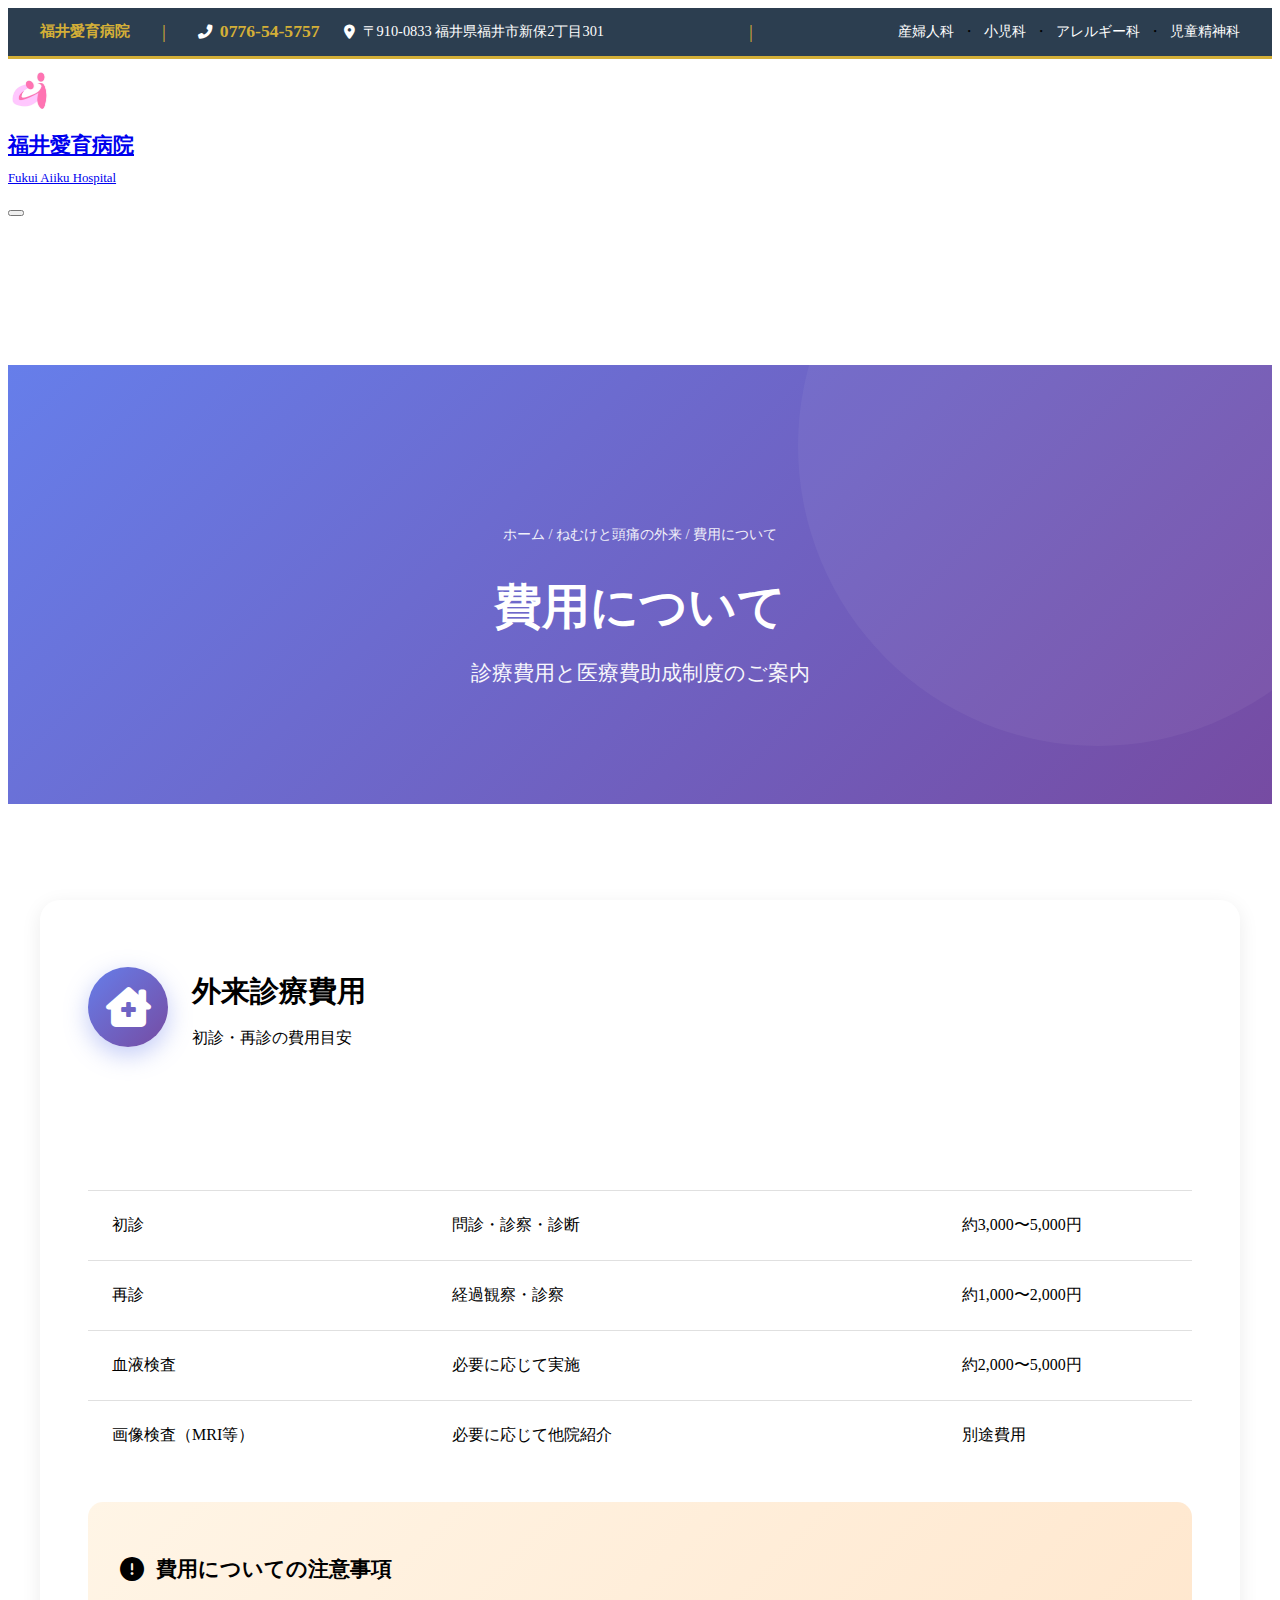
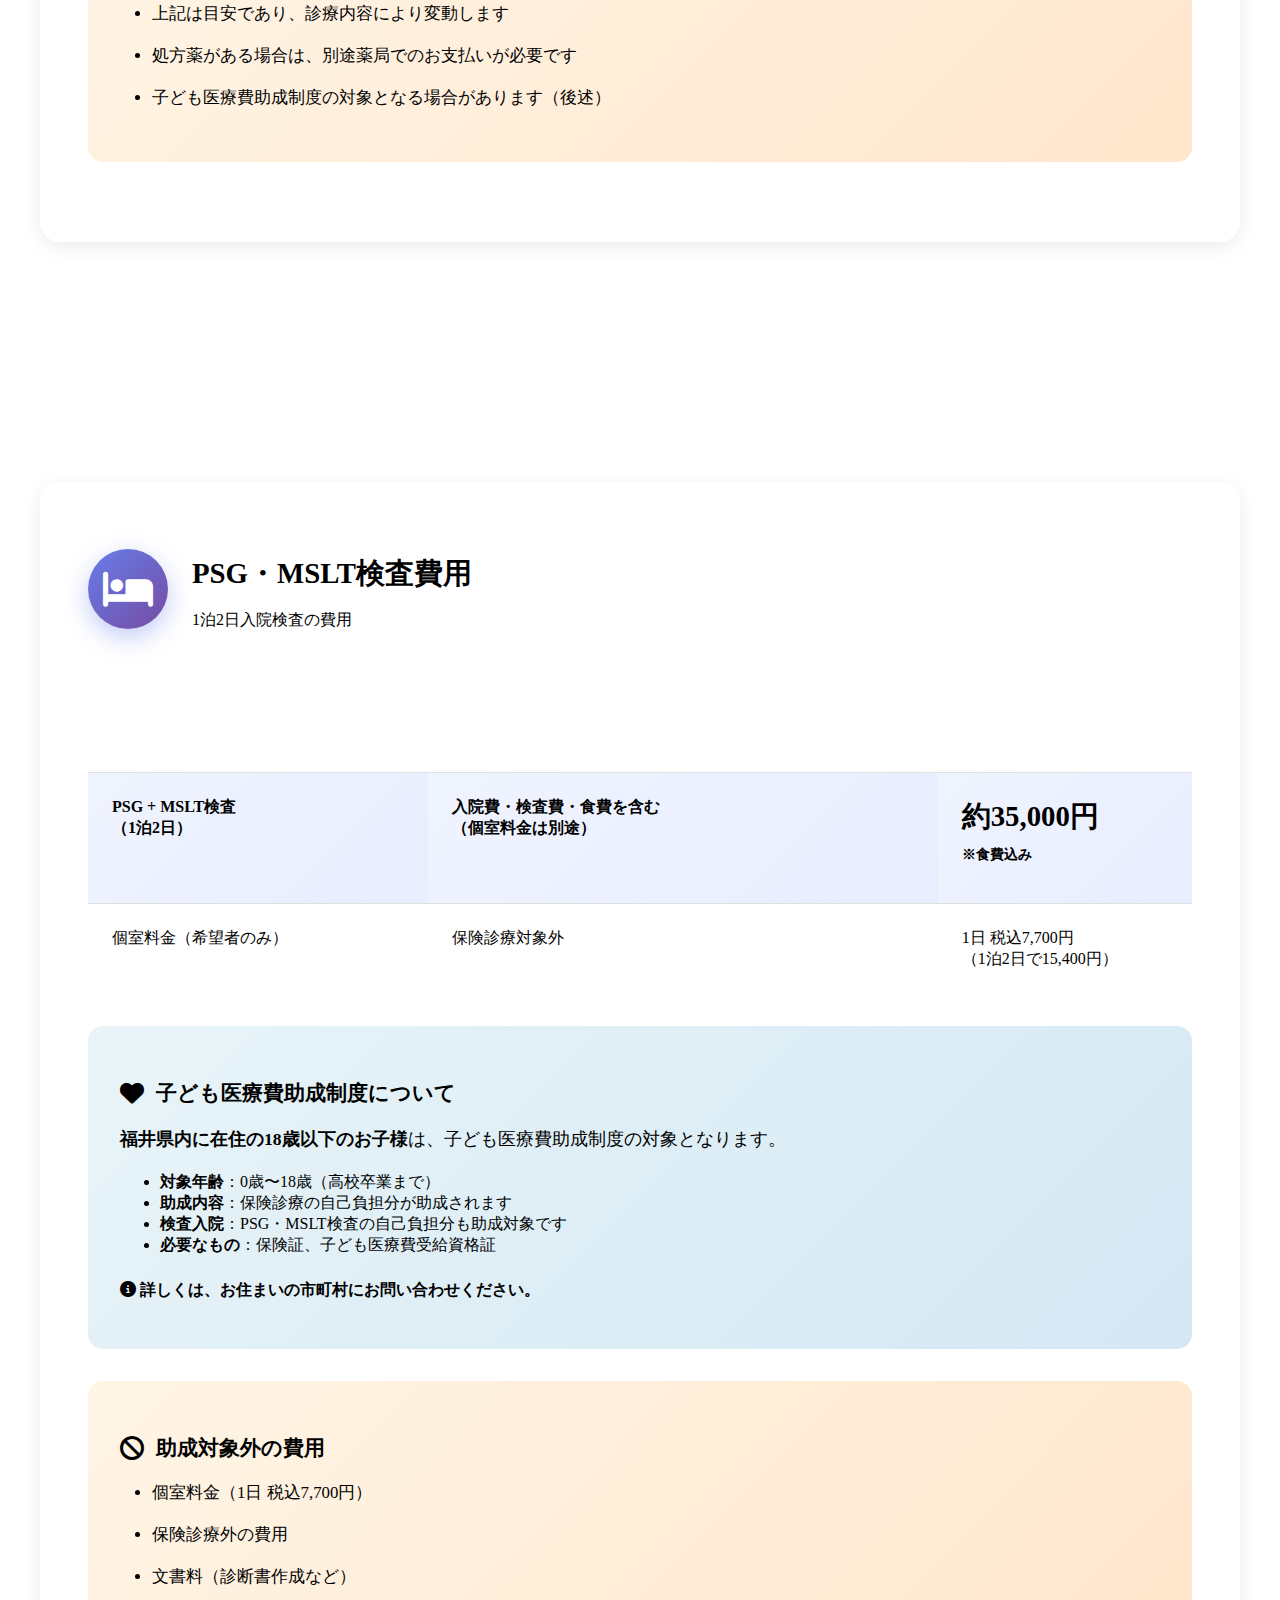
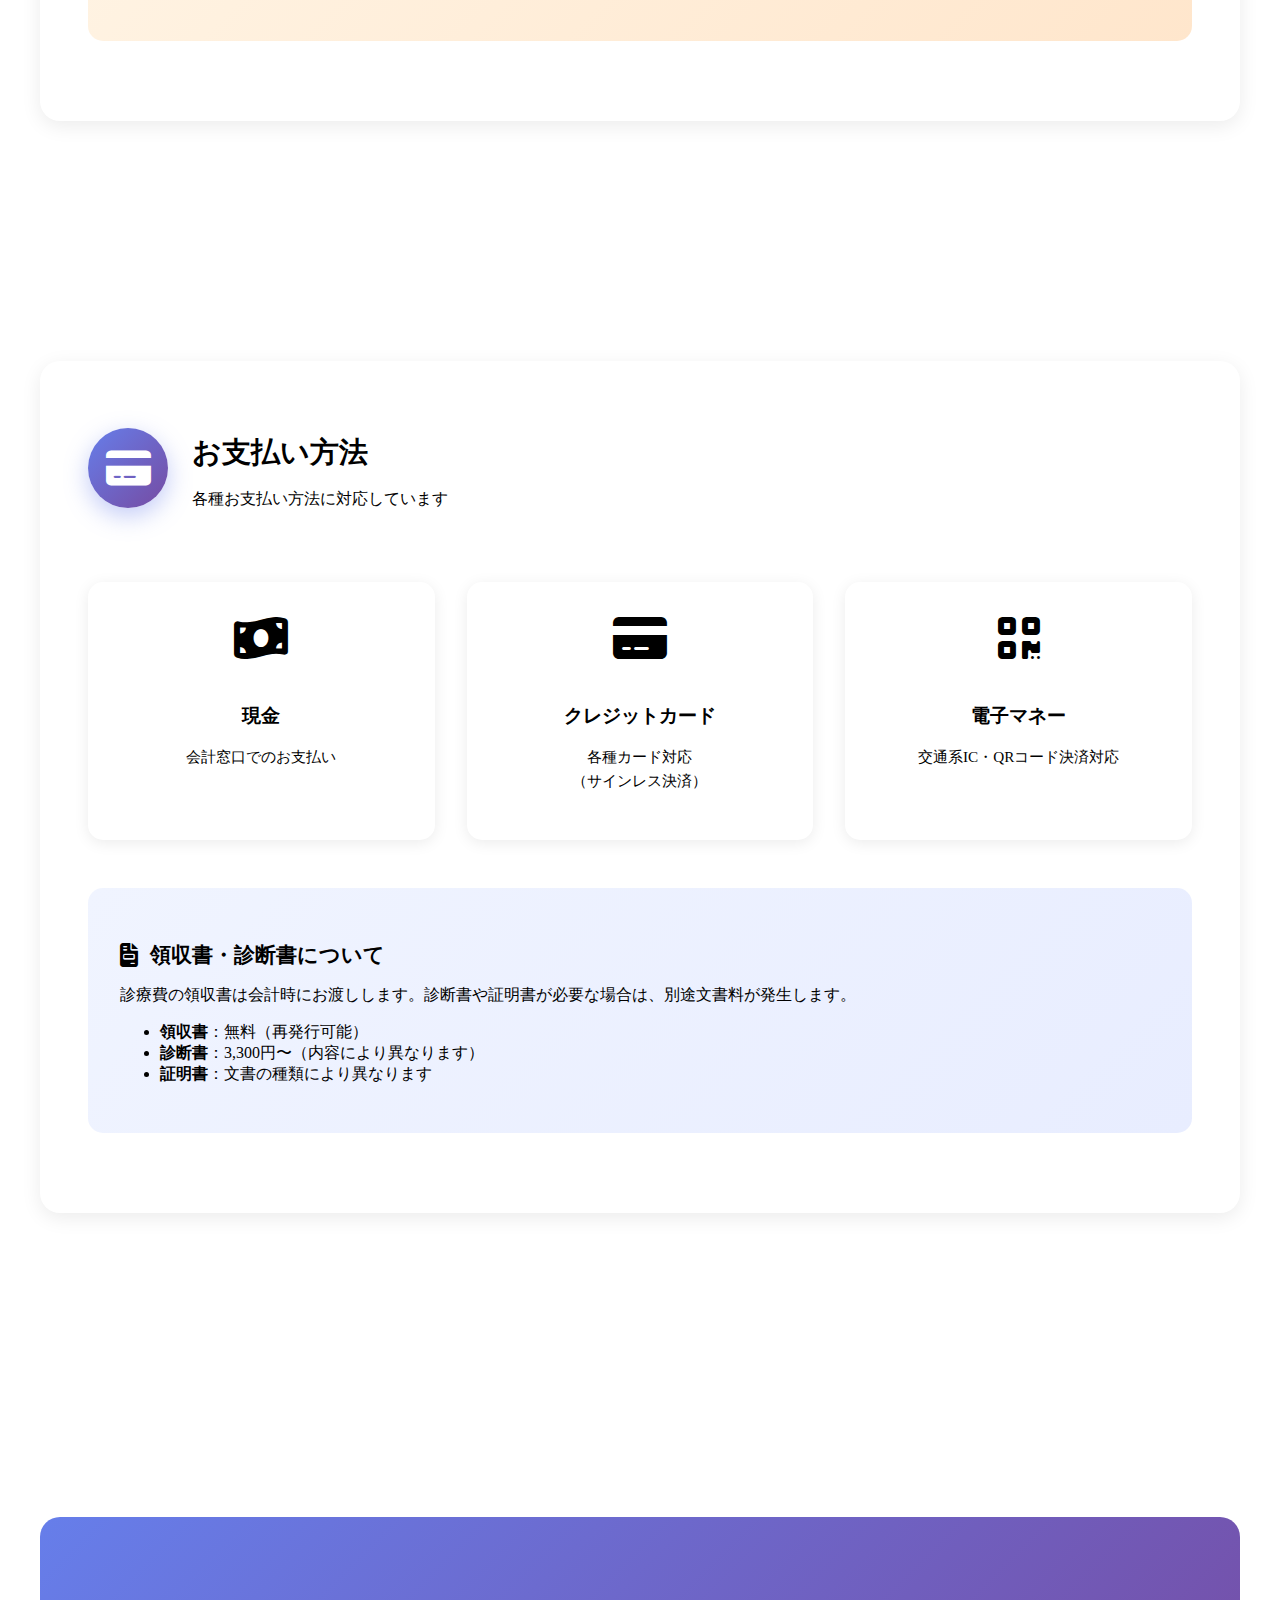
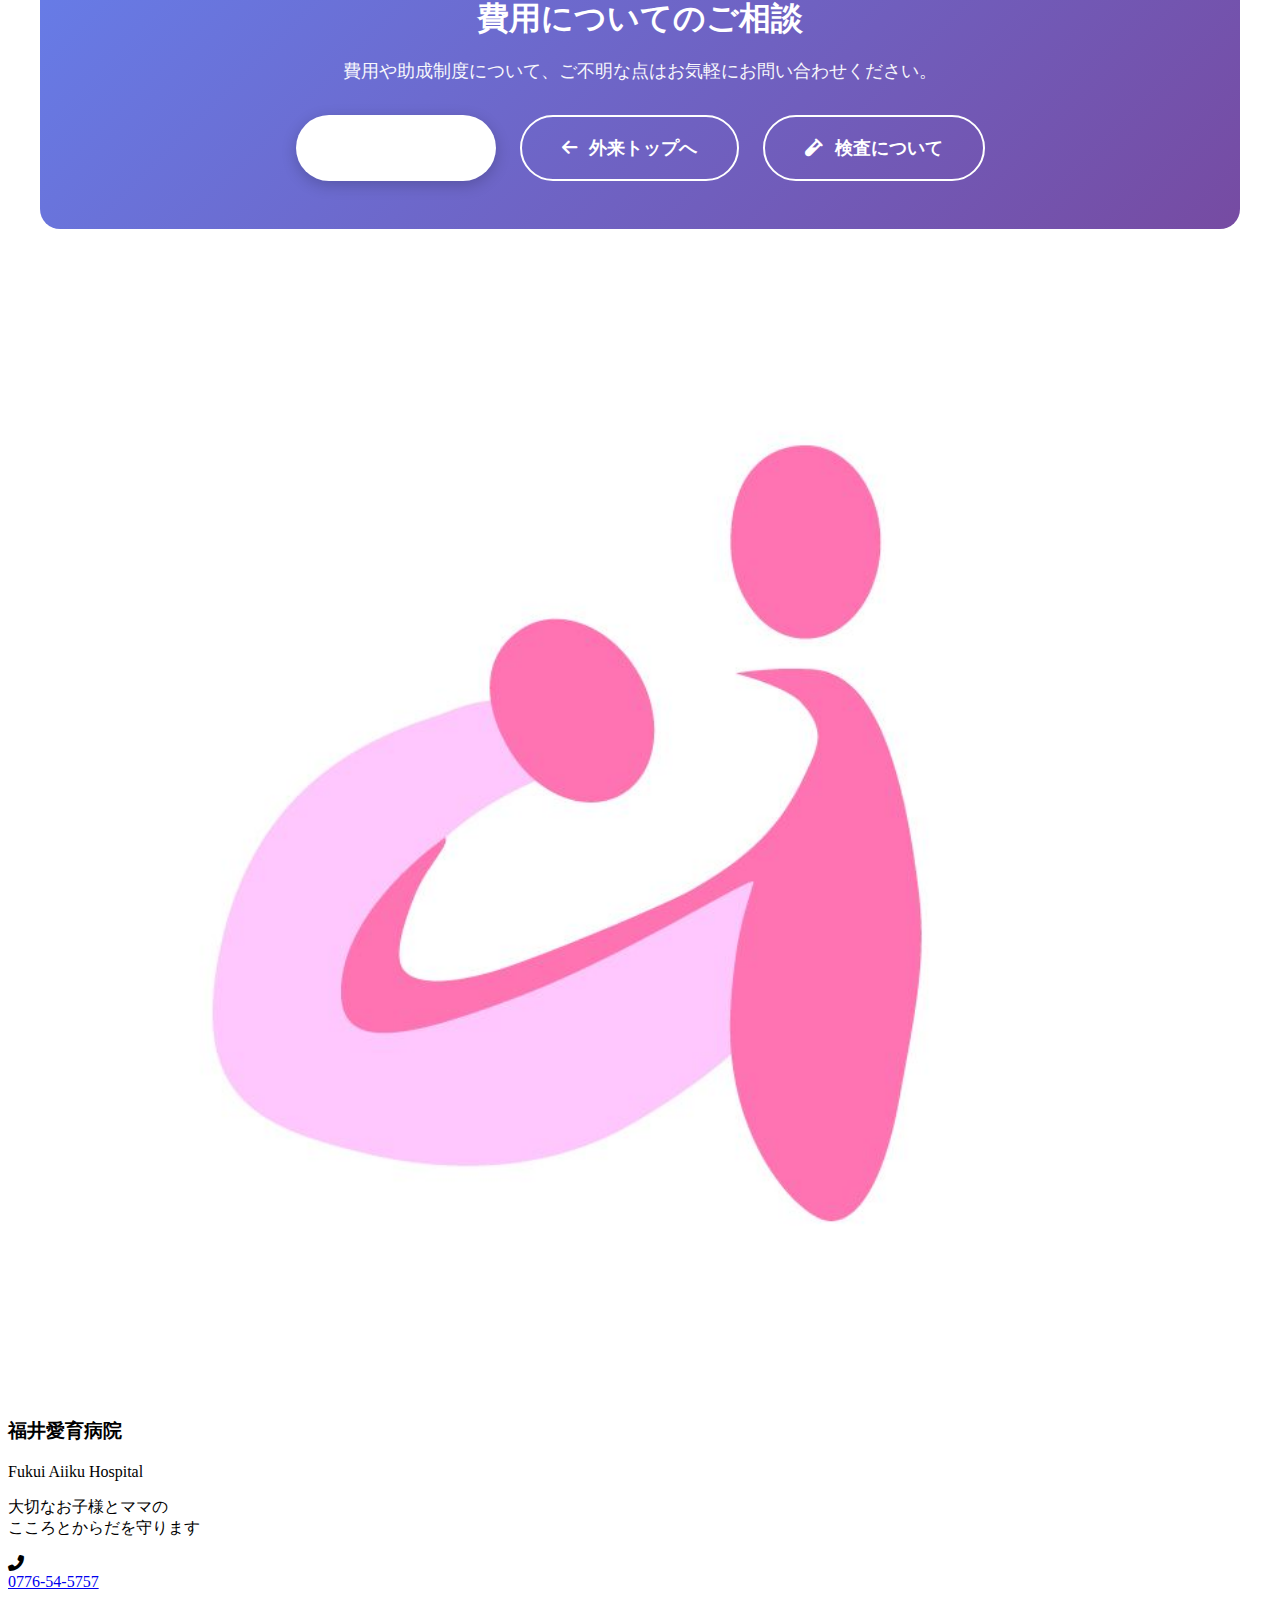
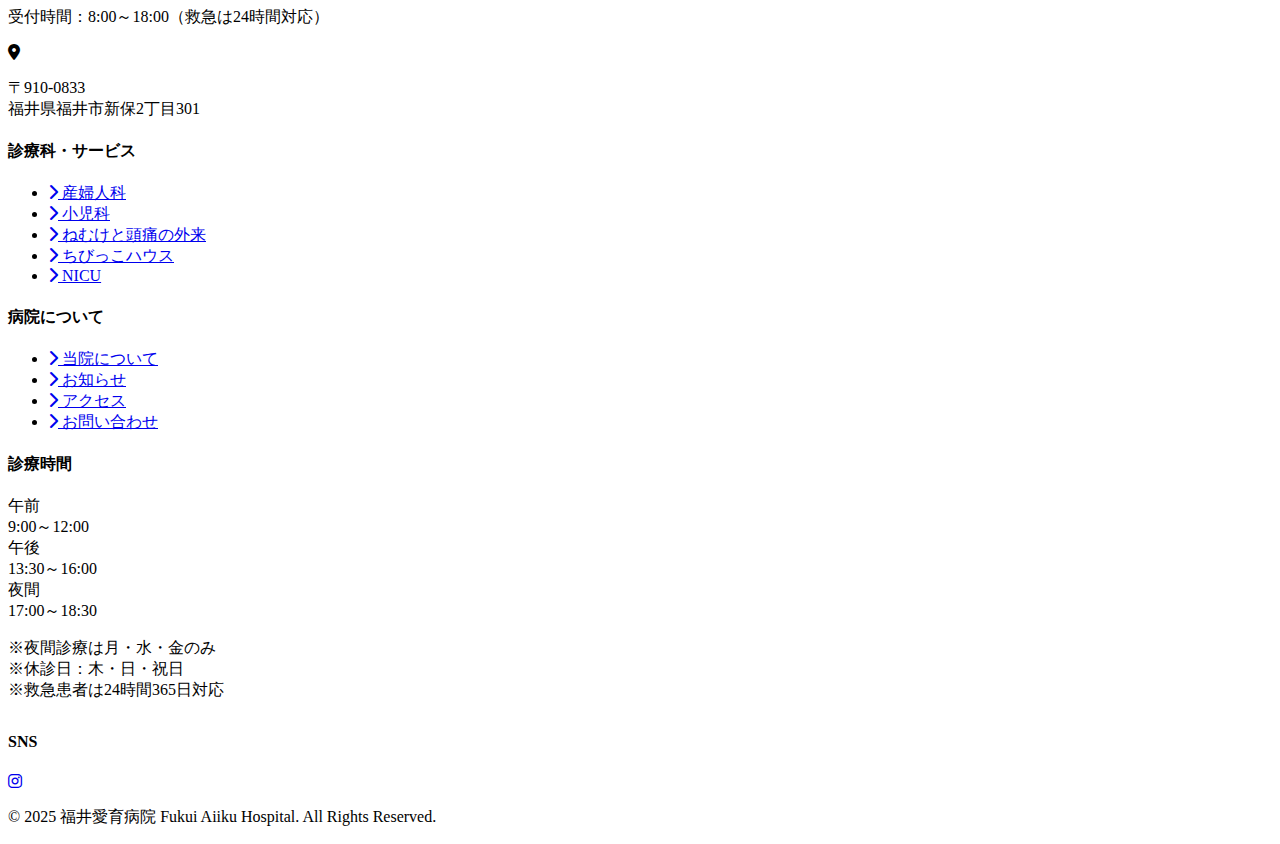
<file: sleep-headache-cost.html>
<!DOCTYPE html>
<html lang="ja">
<head>
    <meta charset="UTF-8">
    <meta name="viewport" content="width=device-width, initial-scale=1.0">
    <title>費用について | ねむけと頭痛の外来 | 福井愛育病院</title>
    
    <link rel="stylesheet" href="https://cdnjs.cloudflare.com/ajax/libs/font-awesome/6.4.0/css/all.min.css">
    <link rel="preconnect" href="https://fonts.googleapis.com">
    <link rel="preconnect" href="https://fonts.gstatic.com" crossorigin>
    <link href="https://fonts.googleapis.com/css2?family=Noto+Sans+JP:wght@300;400;500;700;900&family=Noto+Serif+JP:wght@400;700&display=swap" rel="stylesheet">
    <link rel="stylesheet" href="css/style.css">
    
    <style>
        .page-hero {
            background: linear-gradient(135deg, #667eea 0%, #764ba2 100%);
            color: white;
            padding: 10rem 0 6rem;
            margin-top: 140px;
            position: relative;
            overflow: hidden;
        }
        
        .page-hero::before {
            content: '';
            position: absolute;
            top: -50%;
            right: -10%;
            width: 600px;
            height: 600px;
            background: rgba(255, 255, 255, 0.05);
            border-radius: 50%;
        }
        
        .page-hero-content {
            max-width: 1400px;
            margin: 0 auto;
            padding: 0 2rem;
            position: relative;
            z-index: 1;
            text-align: center;
        }
        
        .breadcrumb {
            margin-bottom: 2rem;
            font-size: 0.9rem;
            opacity: 0.9;
        }
        
        .breadcrumb a {
            color: white;
            text-decoration: none;
            transition: opacity 0.3s;
        }
        
        .breadcrumb a:hover {
            opacity: 0.7;
        }
        
        .page-title {
            font-size: 3rem;
            font-weight: 900;
            margin-bottom: 1rem;
            line-height: 1.3;
        }
        
        .page-subtitle {
            font-size: 1.3rem;
            opacity: 0.95;
        }
        
        .content-section {
            padding: 6rem 0;
            background: white;
        }
        
        .content-section.alt-bg {
            background: var(--bg-light);
        }
        
        .section-container {
            max-width: 1200px;
            margin: 0 auto;
            padding: 0 2rem;
        }
        
        .cost-card {
            background: white;
            border-radius: 20px;
            padding: 3rem;
            box-shadow: 0 5px 20px rgba(0, 0, 0, 0.08);
            margin-bottom: 3rem;
        }
        
        .cost-header {
            display: flex;
            align-items: center;
            gap: 1.5rem;
            margin-bottom: 2rem;
            padding-bottom: 1.5rem;
            border-bottom: 3px solid var(--accent-purple);
        }
        
        .cost-icon {
            width: 80px;
            height: 80px;
            background: linear-gradient(135deg, #667eea, #764ba2);
            border-radius: 50%;
            display: flex;
            align-items: center;
            justify-content: center;
            font-size: 2.5rem;
            color: white;
            flex-shrink: 0;
            box-shadow: 0 8px 25px rgba(102, 126, 234, 0.4);
        }
        
        .cost-title h2 {
            font-size: 1.8rem;
            font-weight: 700;
            color: var(--primary-navy);
            margin-bottom: 0.5rem;
        }
        
        .cost-title p {
            font-size: 1rem;
            color: var(--text-gray);
        }
        
        .cost-table {
            background: var(--bg-light);
            border-radius: 15px;
            overflow: hidden;
            margin: 2rem 0;
        }
        
        .cost-row {
            display: grid;
            grid-template-columns: 2fr 3fr 1.5fr;
            gap: 1px;
            background: white;
            border-bottom: 1px solid #e0e0e0;
        }
        
        .cost-row:last-child {
            border-bottom: none;
        }
        
        .cost-row.header {
            background: var(--primary-navy);
            color: white;
            font-weight: 700;
        }
        
        .cost-cell {
            padding: 1.5rem;
            background: white;
        }
        
        .cost-row.header .cost-cell {
            background: var(--primary-navy);
        }
        
        .cost-row.highlight {
            background: linear-gradient(135deg, #f0f4ff 0%, #e8edff 100%);
        }
        
        .cost-row.highlight .cost-cell {
            background: linear-gradient(135deg, #f0f4ff 0%, #e8edff 100%);
            font-weight: 600;
        }
        
        .price-highlight {
            font-size: 1.8rem;
            font-weight: 900;
            color: var(--accent-purple);
        }
        
        .price-note {
            font-size: 0.9rem;
            color: var(--text-gray);
            margin-top: 0.5rem;
        }
        
        .alert-box {
            background: linear-gradient(135deg, #fff5e6 0%, #ffe6cc 100%);
            border-left: 5px solid var(--accent-gold);
            padding: 2rem;
            border-radius: 15px;
            margin: 2rem 0;
        }
        
        .alert-box h3 {
            color: var(--primary-navy);
            font-size: 1.3rem;
            font-weight: 700;
            margin-bottom: 1rem;
            display: flex;
            align-items: center;
            gap: 0.75rem;
        }
        
        .alert-box h3 i {
            color: var(--accent-gold);
            font-size: 1.5rem;
        }
        
        .alert-box p, .alert-box ul {
            font-size: 1.05rem;
            line-height: 1.8;
            color: var(--text-dark);
        }
        
        .alert-box ul {
            margin-top: 1rem;
            padding-left: 2rem;
        }
        
        .alert-box ul li {
            margin: 0.75rem 0;
        }
        
        .info-box {
            background: linear-gradient(135deg, #e8f4f8 0%, #d4e8f4 100%);
            border-left: 5px solid var(--accent-blue);
            padding: 2rem;
            border-radius: 15px;
            margin: 2rem 0;
        }
        
        .info-box h3 {
            color: var(--primary-navy);
            font-size: 1.3rem;
            font-weight: 700;
            margin-bottom: 1rem;
            display: flex;
            align-items: center;
            gap: 0.75rem;
        }
        
        .info-box h3 i {
            color: var(--accent-blue);
            font-size: 1.5rem;
        }
        
        .payment-methods {
            display: grid;
            grid-template-columns: repeat(3, 1fr);
            gap: 2rem;
            margin-top: 2rem;
        }
        
        .payment-item {
            background: white;
            padding: 2rem;
            border-radius: 15px;
            text-align: center;
            box-shadow: 0 3px 15px rgba(0, 0, 0, 0.08);
            transition: all 0.3s ease;
        }
        
        .payment-item:hover {
            transform: translateY(-5px);
            box-shadow: 0 8px 25px rgba(0, 0, 0, 0.15);
        }
        
        .payment-item i {
            font-size: 3rem;
            color: var(--accent-purple);
            margin-bottom: 1rem;
        }
        
        .payment-item h4 {
            font-size: 1.2rem;
            font-weight: 700;
            color: var(--primary-navy);
            margin-bottom: 0.5rem;
        }
        
        .payment-item p {
            font-size: 0.95rem;
            color: var(--text-gray);
            line-height: 1.6;
        }
        
        .cta-box {
            background: linear-gradient(135deg, #667eea 0%, #764ba2 100%);
            color: white;
            padding: 3rem;
            border-radius: 20px;
            text-align: center;
            margin-top: 4rem;
        }
        
        .cta-box h3 {
            font-size: 2rem;
            font-weight: 700;
            margin-bottom: 1rem;
        }
        
        .cta-box p {
            font-size: 1.1rem;
            margin-bottom: 2rem;
            opacity: 0.95;
        }
        
        .cta-buttons {
            display: flex;
            gap: 1.5rem;
            justify-content: center;
            flex-wrap: wrap;
        }
        
        .cta-button {
            padding: 1.2rem 2.5rem;
            border-radius: 50px;
            text-decoration: none;
            font-weight: 700;
            font-size: 1.1rem;
            transition: all 0.3s ease;
            display: inline-flex;
            align-items: center;
            gap: 0.75rem;
        }
        
        .cta-button-white {
            background: white;
            color: var(--accent-purple);
            box-shadow: 0 4px 15px rgba(0, 0, 0, 0.2);
        }
        
        .cta-button-white:hover {
            transform: translateY(-3px);
            box-shadow: 0 8px 25px rgba(0, 0, 0, 0.3);
        }
        
        .cta-button-outline {
            background: transparent;
            color: white;
            border: 2px solid white;
        }
        
        .cta-button-outline:hover {
            background: white;
            color: var(--accent-purple);
        }
        
        @media (max-width: 992px) {
            .cost-row {
                grid-template-columns: 1fr;
            }
            
            .cost-row.header {
                display: none;
            }
            
            .cost-cell::before {
                content: attr(data-label);
                font-weight: 700;
                display: block;
                margin-bottom: 0.5rem;
                color: var(--primary-navy);
            }
            
            .payment-methods {
                grid-template-columns: 1fr;
            }
        }
        
        @media (max-width: 768px) {
            .page-hero {
                padding: 8rem 0 4rem;
            }
            
            .page-title {
                font-size: 2rem;
            }
            
            .cost-card {
                padding: 2rem;
            }
            
            .cost-header {
                flex-direction: column;
                text-align: center;
            }
        }
    </style>

<style>
/* 元のヘッダーを非表示 */
.top-bar,
.header-top:not(.unified-header-top),
.main-nav {
    display: none !important;
}

/* 統一ヘッダーのレスポンシブ対応 */
@media (max-width: 768px) {
    .unified-header-top > div {
        flex-direction: column;
        gap: 0.8rem !important;
    }
}
</style>

</head>
<body>
    <!-- 統一トップバー -->
    <div class="unified-header-top" style="background: #2C3E50; padding: 0.8rem 0; border-bottom: 3px solid #D4AF37; position: sticky; top: 0; z-index: 1001;">
        <div style="max-width: 1400px; margin: 0 auto; padding: 0 2rem; display: flex; justify-content: space-between; align-items: center; flex-wrap: wrap; gap: 1rem;">
            <div style="display: flex; gap: 1.5rem; align-items: center;">
                <div style="display: flex; align-items: center; gap: 0.5rem; color: white; font-size: 0.9rem;">
                    <span style="font-weight: 700; color: #D4AF37; font-size: 0.95rem;">福井愛育病院</span>
                </div>
                <div style="color: #D4AF37; font-size: 1.2rem; margin: 0 0.5rem;">|</div>
                <div style="display: flex; align-items: center; gap: 0.5rem; color: white; font-size: 0.9rem;">
                    <i class="fas fa-phone-alt"></i>
                    <span style="font-weight: 700; color: #D4AF37; font-size: 1.1rem;">0776-54-5757</span>
                </div>
                <div style="display: flex; align-items: center; gap: 0.5rem; color: white; font-size: 0.9rem;">
                    <i class="fas fa-map-marker-alt"></i>
                    <span>〒910-0833 福井県福井市新保2丁目301</span>
                </div>
                <div style="display: flex; align-items: center; gap: 0.5rem; display: none !important;">
                    <a href="satogaeri.html" style="display: flex; align-items: center; gap: 0.4rem; color: white; text-decoration: none; padding: 0.4rem 0.8rem; background: linear-gradient(135deg, #F8BBD0, #F06292); border-radius: 20px;">
                        <i class="fas fa-home"></i>
                        <span>里帰り分娩</span>
                    </a>
                </div>
            </div>
            <div style="color: #D4AF37; font-size: 1.2rem; margin: 0 0.5rem;">|</div>
            <div style="display: flex; gap: 0.5rem; font-size: 0.9rem;">
                <a href="obstetrics.html" style="color: white; text-decoration: none;">産婦人科</a>・<a href="pediatrics.html" style="color: white; text-decoration: none;">小児科</a>・<a href="pediatrics.html#allergy" style="color: white; text-decoration: none;">アレルギー科</a>・<a href="child-psychiatry.html" style="color: white; text-decoration: none;">児童精神科</a>
            </div>
        </div>
    </div>


    <!-- ヘッダー -->
    <header class="header">
        <div class="header-top">
            <div class="header-top-content">
                <div class="header-contact">
                    <div class="contact-item">
                        <span style="font-weight: 700; color: #D4AF37; font-size: 0.95rem; letter-spacing: 0.05em; margin-right: 2rem;">福井愛育病院</span>
                    </div>
                    <div class="contact-item">
                        <i class="fas fa-phone-alt"></i>
                        <span class="phone-number">0776-54-5757</span>
                    </div>
                    <div class="contact-item">
                        <i class="fas fa-map-marker-alt"></i>
                        <span>〒910-0833 福井市新保2丁目301</span>
                    </div>

                </div>
                <div class="header-departments">
                    <a href="obstetrics.html" style="color: white; text-decoration: none;">産婦人科</a>・<a href="pediatrics.html" style="color: white; text-decoration: none;">小児科</a>・<a href="pediatrics.html#allergy" style="color: white; text-decoration: none;">アレルギー科</a>・<a href="child-psychiatry.html" style="color: white; text-decoration: none;">児童精神科</a>
                </div>
            </div>
        </div>
        
        <div class="header-main">
            <div class="header-main-content">
                <a href="index.html" class="logo">
                    <div class="logo-image">
                        <img src="logo.jpg" alt="福井愛育病院ロゴ" style="width: 100%; height: 100%; object-fit: cover; border-radius: 50%;">
                    </div>
                    <div class="logo-text">
                        <h1>福井愛育病院</h1>
                        <p>Fukui Aiiku Hospital</p>
                    </div>
                </a>
                
                <nav class="main-nav">
                    <ul class="nav-list">
                        <li class="nav-item"><a href="index.html" class="nav-link">ホーム</a></li>
                        <li class="nav-item"><a href="sleep-headache.html" class="nav-link">外来トップ</a></li>
                        <li class="nav-item"><a href="sleep-headache-tests.html" class="nav-link">検査について</a></li>
                        <li class="nav-item"><a href="sleep-headache-cost.html" class="nav-link">費用について</a></li>
                        <li class="nav-item"><a href="sleep-headache-faq.html" class="nav-link">よくある質問</a></li>
                    </ul>
                    
                    <div class="header-cta">
                        <a href="obstetrics.html" class="cta-button cta-primary">
                            <i class="fas fa-calendar-check"></i>
                            産婦人科予約
                        </a>
                        <a href="chibihouse_reservation.html" class="cta-button cta-secondary">
                            <i class="fas fa-child"></i>
                            ちびっこハウス予約
                        </a>
                    </div>
                </nav>
                
                <button class="hamburger">
                    <span></span>
                    <span></span>
                    <span></span>
                </button>
            </div>
        </div>
    </header>
    
    <!-- ページヒーロー -->
    <section class="page-hero">
        <div class="page-hero-content">
            <div class="breadcrumb">
                <a href="index.html">ホーム</a> / 
                <a href="sleep-headache.html">ねむけと頭痛の外来</a> / 
                費用について
            </div>
            <h1 class="page-title">費用について</h1>
            <p class="page-subtitle">診療費用と医療費助成制度のご案内</p>
        </div>
    </section>
    
    <!-- 外来診療費用 -->
    <section class="content-section">
        <div class="section-container">
            <div class="cost-card">
                <div class="cost-header">
                    <div class="cost-icon">
                        <i class="fas fa-clinic-medical"></i>
                    </div>
                    <div class="cost-title">
                        <h2>外来診療費用</h2>
                        <p>初診・再診の費用目安</p>
                    </div>
                </div>
                
                <div class="cost-table">
                    <div class="cost-row header">
                        <div class="cost-cell">診療内容</div>
                        <div class="cost-cell">詳細</div>
                        <div class="cost-cell">自己負担額（3割）</div>
                    </div>
                    <div class="cost-row">
                        <div class="cost-cell" data-label="診療内容">初診</div>
                        <div class="cost-cell" data-label="詳細">問診・診察・診断</div>
                        <div class="cost-cell" data-label="自己負担額（3割）">約3,000〜5,000円</div>
                    </div>
                    <div class="cost-row">
                        <div class="cost-cell" data-label="診療内容">再診</div>
                        <div class="cost-cell" data-label="詳細">経過観察・診察</div>
                        <div class="cost-cell" data-label="自己負担額（3割）">約1,000〜2,000円</div>
                    </div>
                    <div class="cost-row">
                        <div class="cost-cell" data-label="診療内容">血液検査</div>
                        <div class="cost-cell" data-label="詳細">必要に応じて実施</div>
                        <div class="cost-cell" data-label="自己負担額（3割）">約2,000〜5,000円</div>
                    </div>
                    <div class="cost-row">
                        <div class="cost-cell" data-label="診療内容">画像検査（MRI等）</div>
                        <div class="cost-cell" data-label="詳細">必要に応じて他院紹介</div>
                        <div class="cost-cell" data-label="自己負担額（3割）">別途費用</div>
                    </div>
                </div>
                
                <div class="alert-box">
                    <h3><i class="fas fa-exclamation-circle"></i> 費用についての注意事項</h3>
                    <ul>
                        <li>上記は目安であり、診療内容により変動します</li>
                        <li>処方薬がある場合は、別途薬局でのお支払いが必要です</li>
                        <li>子ども医療費助成制度の対象となる場合があります（後述）</li>
                    </ul>
                </div>
            </div>
        </div>
    </section>
    
    <!-- 検査入院費用 -->
    <section class="content-section alt-bg">
        <div class="section-container">
            <div class="cost-card">
                <div class="cost-header">
                    <div class="cost-icon">
                        <i class="fas fa-bed"></i>
                    </div>
                    <div class="cost-title">
                        <h2>PSG・MSLT検査費用</h2>
                        <p>1泊2日入院検査の費用</p>
                    </div>
                </div>
                
                <div class="cost-table">
                    <div class="cost-row header">
                        <div class="cost-cell">検査内容</div>
                        <div class="cost-cell">詳細</div>
                        <div class="cost-cell">自己負担額（3割）</div>
                    </div>
                    <div class="cost-row highlight">
                        <div class="cost-cell" data-label="検査内容">PSG + MSLT検査<br>（1泊2日）</div>
                        <div class="cost-cell" data-label="詳細">入院費・検査費・食費を含む<br>（個室料金は別途）</div>
                        <div class="cost-cell" data-label="自己負担額（3割）">
                            <span class="price-highlight">約35,000円</span>
                            <p class="price-note">※食費込み</p>
                        </div>
                    </div>
                    <div class="cost-row">
                        <div class="cost-cell" data-label="追加費用">個室料金（希望者のみ）</div>
                        <div class="cost-cell" data-label="詳細">保険診療対象外</div>
                        <div class="cost-cell" data-label="費用">1日 税込7,700円<br>（1泊2日で15,400円）</div>
                    </div>
                </div>
                
                <div class="info-box">
                    <h3><i class="fas fa-heart"></i> 子ども医療費助成制度について</h3>
                    <p style="font-size: 1.1rem; margin-bottom: 1rem; line-height: 1.8;">
                        <strong>福井県内に在住の18歳以下のお子様</strong>は、子ども医療費助成制度の対象となります。
                    </p>
                    <ul>
                        <li><strong>対象年齢</strong>：0歳〜18歳（高校卒業まで）</li>
                        <li><strong>助成内容</strong>：保険診療の自己負担分が助成されます</li>
                        <li><strong>検査入院</strong>：PSG・MSLT検査の自己負担分も助成対象です</li>
                        <li><strong>必要なもの</strong>：保険証、子ども医療費受給資格証</li>
                    </ul>
                    <p style="margin-top: 1.5rem; font-weight: 600; color: var(--accent-blue);">
                        <i class="fas fa-info-circle"></i> 
                        詳しくは、お住まいの市町村にお問い合わせください。
                    </p>
                </div>
                
                <div class="alert-box" style="margin-top: 2rem;">
                    <h3><i class="fas fa-ban"></i> 助成対象外の費用</h3>
                    <ul>
                        <li>個室料金（1日 税込7,700円）</li>
                        <li>保険診療外の費用</li>
                        <li>文書料（診断書作成など）</li>
                    </ul>
                </div>
            </div>
        </div>
    </section>
    
    <!-- お支払い方法 -->
    <section class="content-section">
        <div class="section-container">
            <div class="cost-card">
                <div class="cost-header">
                    <div class="cost-icon">
                        <i class="fas fa-credit-card"></i>
                    </div>
                    <div class="cost-title">
                        <h2>お支払い方法</h2>
                        <p>各種お支払い方法に対応しています</p>
                    </div>
                </div>
                
                <div class="payment-methods">
                    <div class="payment-item">
                        <i class="fas fa-money-bill-wave"></i>
                        <h4>現金</h4>
                        <p>会計窓口でのお支払い</p>
                    </div>
                    <div class="payment-item">
                        <i class="fas fa-credit-card"></i>
                        <h4>クレジットカード</h4>
                        <p>各種カード対応<br>（サインレス決済）</p>
                    </div>
                    <div class="payment-item">
                        <i class="fas fa-qrcode"></i>
                        <h4>電子マネー</h4>
                        <p>交通系IC・QRコード決済対応</p>
                    </div>
                </div>
                
                <div class="info-box" style="margin-top: 3rem; background: linear-gradient(135deg, #f0f4ff 0%, #e8edff 100%); border-left-color: var(--accent-purple);">
                    <h3><i class="fas fa-file-invoice"></i> 領収書・診断書について</h3>
                    <p style="margin-bottom: 1rem;">
                        診療費の領収書は会計時にお渡しします。診断書や証明書が必要な場合は、別途文書料が発生します。
                    </p>
                    <ul>
                        <li><strong>領収書</strong>：無料（再発行可能）</li>
                        <li><strong>診断書</strong>：3,300円〜（内容により異なります）</li>
                        <li><strong>証明書</strong>：文書の種類により異なります</li>
                    </ul>
                </div>
            </div>
        </div>
    </section>
    
    <!-- CTA -->
    <section class="content-section alt-bg">
        <div class="section-container">
            <div class="cta-box">
                <h3>費用についてのご相談</h3>
                <p>費用や助成制度について、ご不明な点はお気軽にお問い合わせください。</p>
                <div class="cta-buttons">
                    <a href="tel:0776545757" class="cta-button cta-button-white">
                        <i class="fas fa-phone-alt"></i>
                        電話で相談
                    </a>
                    <a href="sleep-headache.html" class="cta-button cta-button-outline">
                        <i class="fas fa-arrow-left"></i>
                        外来トップへ
                    </a>
                    <a href="sleep-headache-tests.html" class="cta-button cta-button-outline">
                        <i class="fas fa-vial"></i>
                        検査について
                    </a>
                </div>
            </div>
        </div>
    </section>
    
    <!-- フッター -->
    <footer class="footer">
        <div class="footer-main">
            <div class="footer-info">
                <div class="footer-logo">
                    <div class="footer-logo-icon">
                        <img src="logo.jpg" alt="福井愛育病院ロゴ" style="width: 100%; height: 100%; object-fit: cover; border-radius: 50%;">
                    </div>
                    <div class="footer-logo-text">
                        <h3>福井愛育病院</h3>
                        <p>Fukui Aiiku Hospital</p>
                    </div>
                </div>
                <p class="footer-tagline">
                    大切なお子様とママの<br>こころとからだを守ります
                </p>
                <div class="footer-contact-list">
                    <div class="footer-contact-item">
                        <i class="fas fa-phone-alt"></i>
                        <div class="footer-contact-text">
                            <a href="tel:0776545757" class="footer-phone">0776-54-5757</a>
                            <p class="footer-phone-note">受付時間：8:00～18:00（救急は24時間対応）</p>
                        </div>
                    </div>
                    <div class="footer-contact-item">
                        <i class="fas fa-map-marker-alt"></i>
                        <div class="footer-contact-text">
                            <p>〒910-0833<br>福井県福井市新保2丁目301</p>
                        </div>
                    </div>
                </div>
            </div>
            
            <div class="footer-links">
                <h4>診療科・サービス</h4>
                <ul>
                    <li><a href="obstetrics.html"><i class="fas fa-chevron-right"></i> 産婦人科</a></li>
                    <li><a href="pediatrics.html"><i class="fas fa-chevron-right"></i> 小児科</a></li>
                    <li><a href="sleep-headache.html"><i class="fas fa-chevron-right"></i> ねむけと頭痛の外来</a></li>
                    <li><a href="chibihouse_reservation.html"><i class="fas fa-chevron-right"></i> ちびっこハウス</a></li>
                    <li><a href="pediatrics.html#nicu"><i class="fas fa-chevron-right"></i> NICU</a></li>
                </ul>
            </div>
            
            <div class="footer-links">
                <h4>病院について</h4>
                <ul>
                    <li><a href="index.html"><i class="fas fa-chevron-right"></i> 当院について</a></li>
                    <li><a href="index.html"><i class="fas fa-chevron-right"></i> お知らせ</a></li>
                    <li><a href="index.html"><i class="fas fa-chevron-right"></i> アクセス</a></li>
                    <li><a href="index.html"><i class="fas fa-chevron-right"></i> お問い合わせ</a></li>
                </ul>
            </div>
            
            <div class="footer-hours">
                <h4>診療時間</h4>
                <div class="hours-table">
                    <div class="hours-row">
                        <div class="hours-label">午前</div>
                        <div class="hours-time">9:00～12:00</div>
                    </div>
                    <div class="hours-row">
                        <div class="hours-label">午後</div>
                        <div class="hours-time">13:30～16:00</div>
                    </div>
                    <div class="hours-row">
                        <div class="hours-label">夜間</div>
                        <div class="hours-time">17:00～18:30</div>
                    </div>
                </div>
                <p class="hours-note">
                    ※夜間診療は月・水・金のみ<br>
                    ※休診日：木・日・祝日<br>
                    ※救急患者は24時間365日対応
                </p>
                
                <div class="footer-social" style="margin-top: 2rem;">
                    <h4>SNS</h4>
                    <div class="social-links">
                        <a href="https://www.instagram.com/fukui_aiiku_hospital/" target="_blank" rel="noopener noreferrer" class="social-link instagram">
                            <i class="fab fa-instagram"></i>
                        </a>
                    </div>
                </div>
            </div>
        </div>
        
        <div class="footer-bottom">
            <p class="footer-copyright">
                &copy; 2025 福井愛育病院 Fukui Aiiku Hospital. All Rights Reserved.
            </p>
        </div>
    </footer>
    
    <script>
        window.addEventListener('scroll', function() {
            const header = document.querySelector('.header');
            if (window.scrollY > 50) {
                header.classList.add('scrolled');
            } else {
                header.classList.remove('scrolled');
            }
        });
    </script>
</body>
</html>
</file>
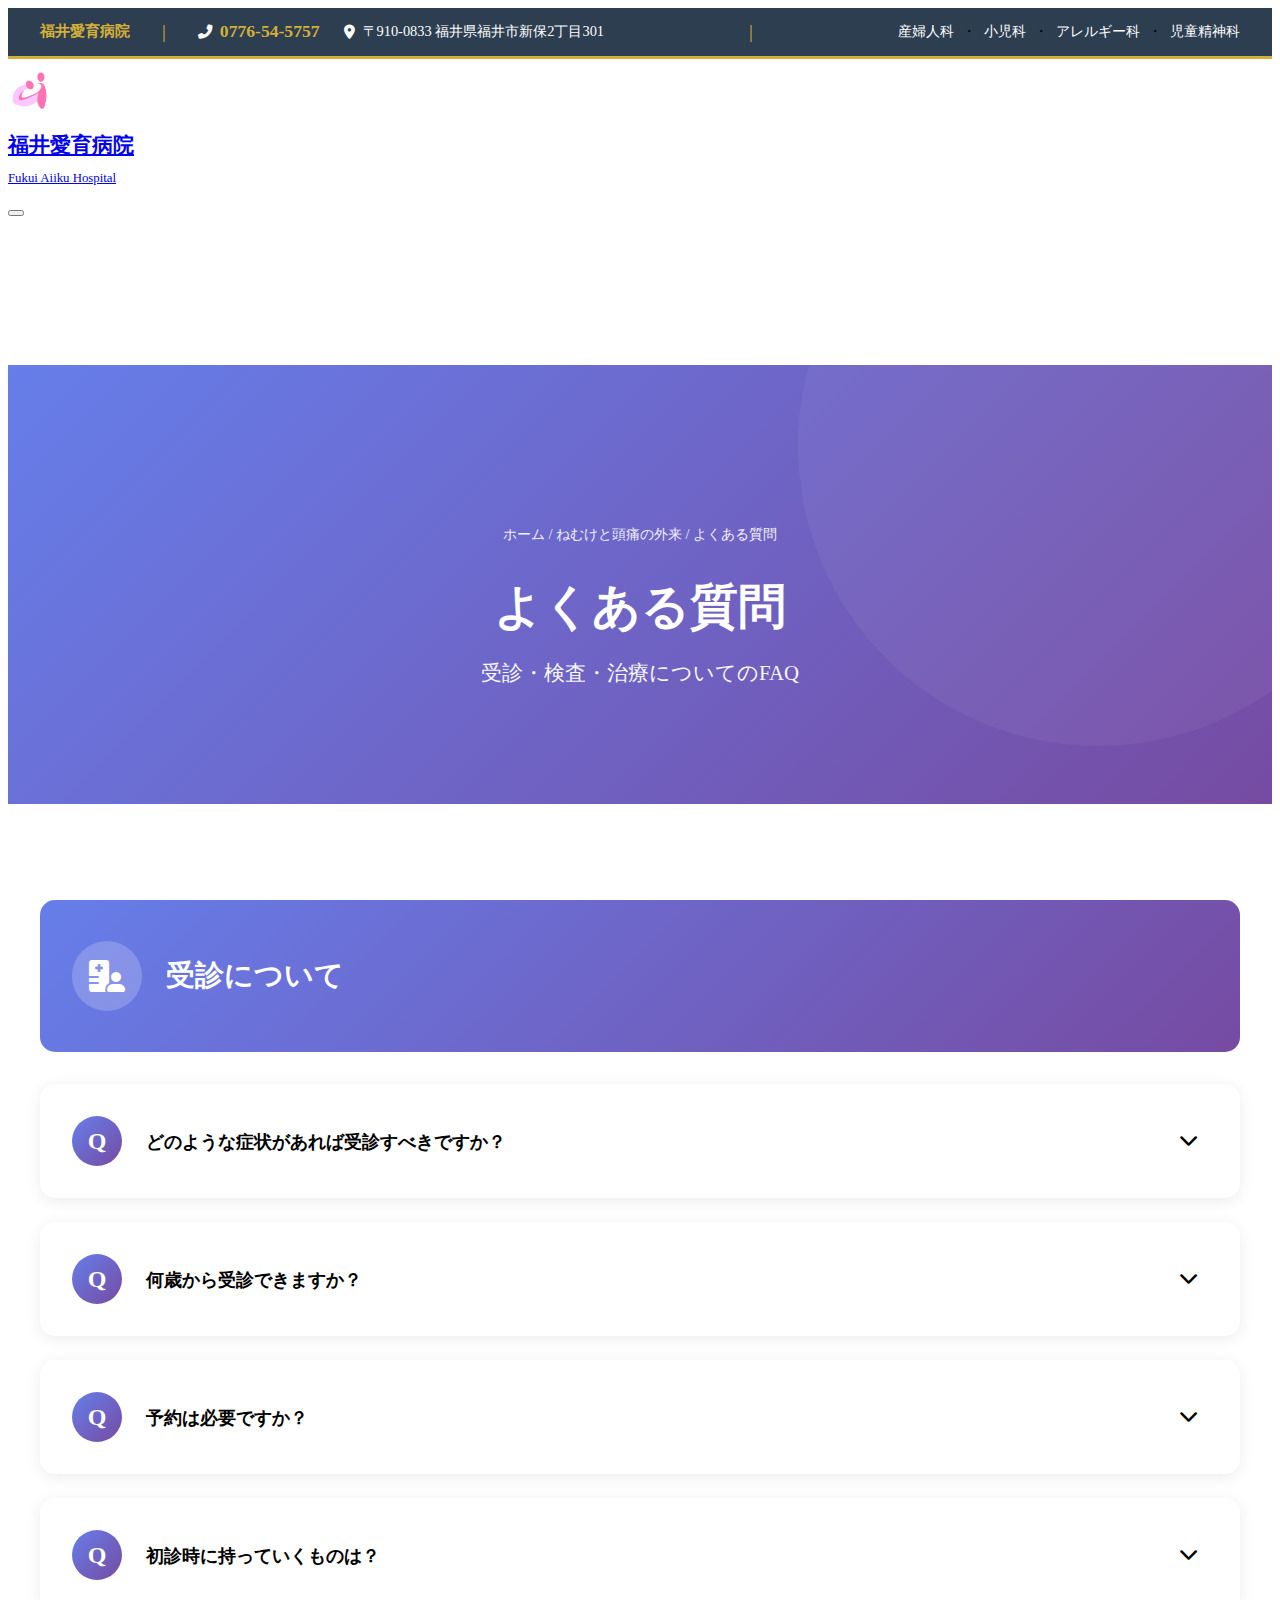
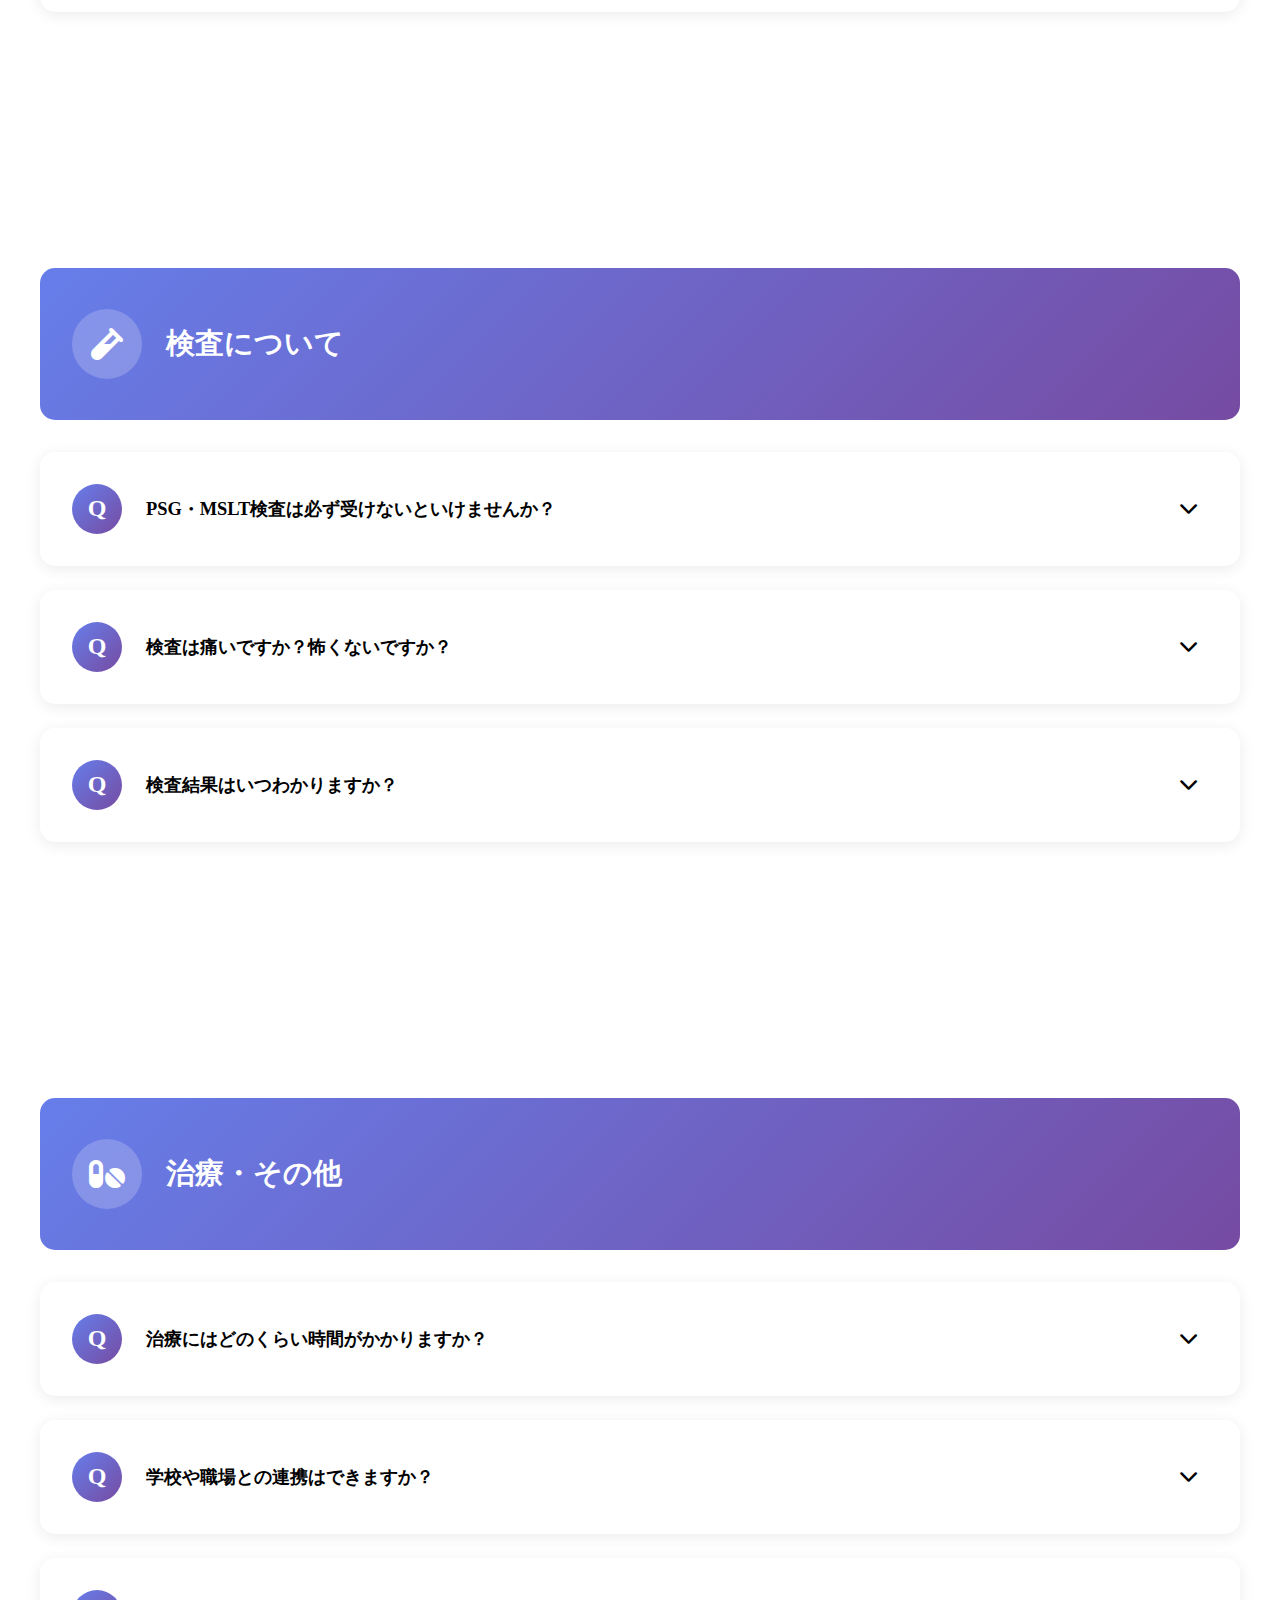
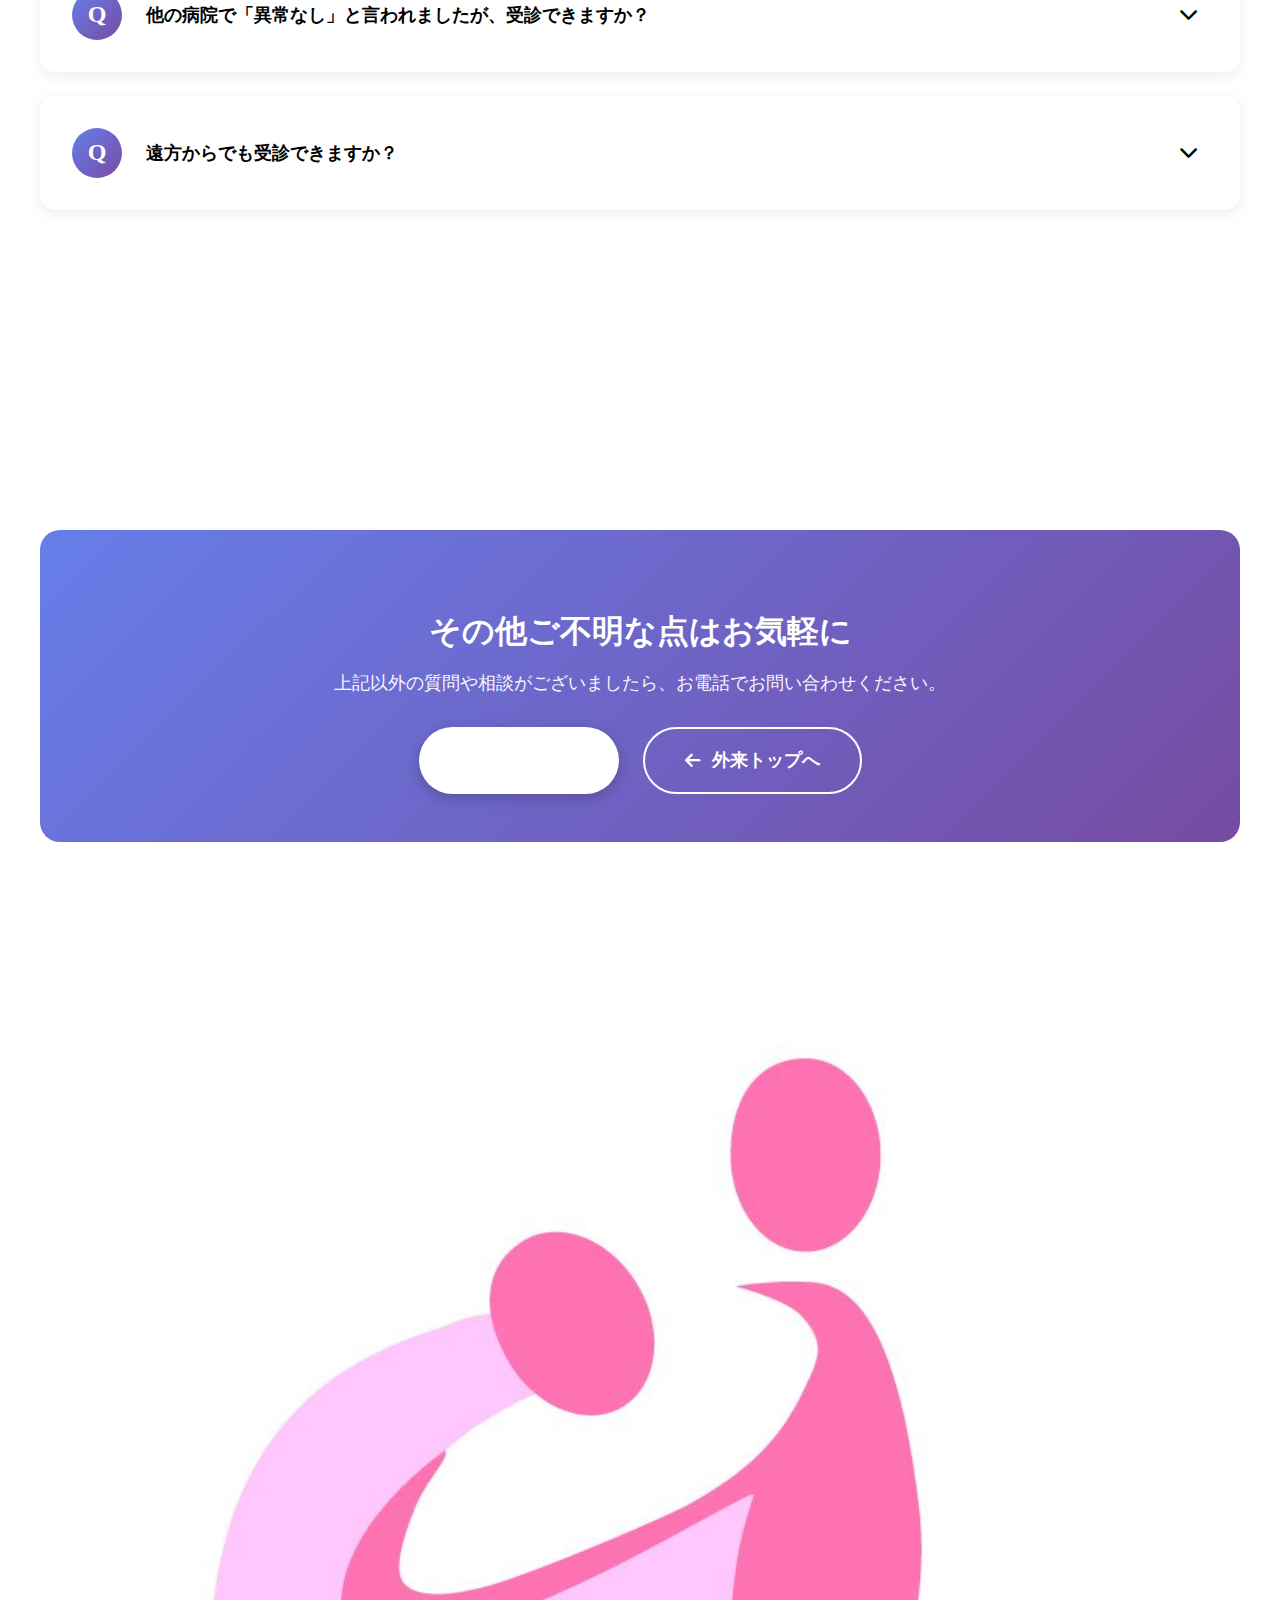
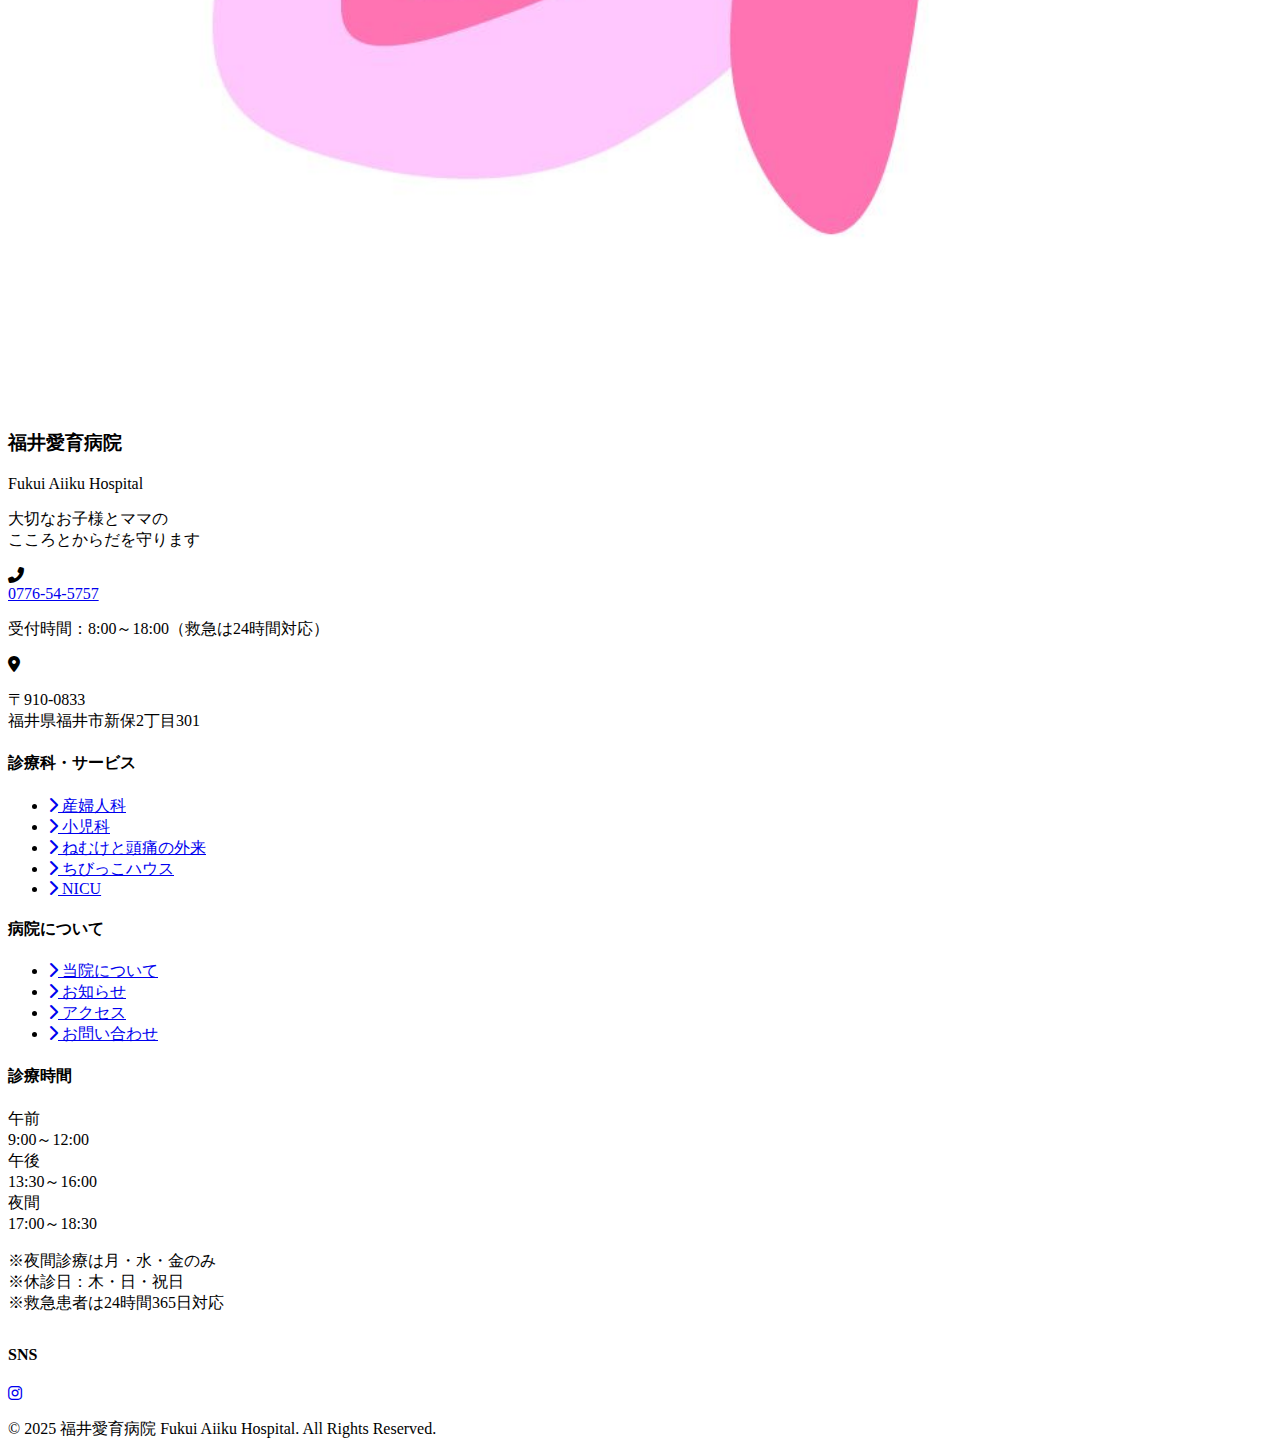
<file: sleep-headache-faq.html>
<!DOCTYPE html>
<html lang="ja">
<head>
    <meta charset="UTF-8">
    <meta name="viewport" content="width=device-width, initial-scale=1.0">
    <title>よくある質問 | ねむけと頭痛の外来 | 福井愛育病院</title>
    
    <link rel="stylesheet" href="https://cdnjs.cloudflare.com/ajax/libs/font-awesome/6.4.0/css/all.min.css">
    <link rel="preconnect" href="https://fonts.googleapis.com">
    <link rel="preconnect" href="https://fonts.gstatic.com" crossorigin>
    <link href="https://fonts.googleapis.com/css2?family=Noto+Sans+JP:wght@300;400;500;700;900&family=Noto+Serif+JP:wght@400;700&display=swap" rel="stylesheet">
    <link rel="stylesheet" href="css/style.css">
    
    <style>
        .page-hero {
            background: linear-gradient(135deg, #667eea 0%, #764ba2 100%);
            color: white;
            padding: 10rem 0 6rem;
            margin-top: 140px;
            position: relative;
            overflow: hidden;
        }
        
        .page-hero::before {
            content: '';
            position: absolute;
            top: -50%;
            right: -10%;
            width: 600px;
            height: 600px;
            background: rgba(255, 255, 255, 0.05);
            border-radius: 50%;
        }
        
        .page-hero-content {
            max-width: 1400px;
            margin: 0 auto;
            padding: 0 2rem;
            position: relative;
            z-index: 1;
            text-align: center;
        }
        
        .breadcrumb {
            margin-bottom: 2rem;
            font-size: 0.9rem;
            opacity: 0.9;
        }
        
        .breadcrumb a {
            color: white;
            text-decoration: none;
            transition: opacity 0.3s;
        }
        
        .breadcrumb a:hover {
            opacity: 0.7;
        }
        
        .page-title {
            font-size: 3rem;
            font-weight: 900;
            margin-bottom: 1rem;
            line-height: 1.3;
        }
        
        .page-subtitle {
            font-size: 1.3rem;
            opacity: 0.95;
        }
        
        .content-section {
            padding: 6rem 0;
            background: white;
        }
        
        .content-section.alt-bg {
            background: var(--bg-light);
        }
        
        .section-container {
            max-width: 1200px;
            margin: 0 auto;
            padding: 0 2rem;
        }
        
        .faq-category {
            margin-bottom: 4rem;
        }
        
        .category-header {
            background: linear-gradient(135deg, #667eea, #764ba2);
            color: white;
            padding: 2rem;
            border-radius: 15px;
            margin-bottom: 2rem;
            display: flex;
            align-items: center;
            gap: 1.5rem;
        }
        
        .category-icon {
            width: 70px;
            height: 70px;
            background: rgba(255, 255, 255, 0.2);
            border-radius: 50%;
            display: flex;
            align-items: center;
            justify-content: center;
            font-size: 2rem;
            flex-shrink: 0;
        }
        
        .category-header h2 {
            font-size: 1.8rem;
            font-weight: 700;
        }
        
        .faq-list {
            display: flex;
            flex-direction: column;
            gap: 1.5rem;
        }
        
        .faq-item {
            background: white;
            border-radius: 15px;
            box-shadow: 0 3px 15px rgba(0, 0, 0, 0.08);
            overflow: hidden;
            transition: all 0.3s ease;
        }
        
        .faq-item:hover {
            box-shadow: 0 8px 25px rgba(0, 0, 0, 0.12);
        }
        
        .faq-question {
            padding: 2rem;
            cursor: pointer;
            display: flex;
            align-items: center;
            gap: 1.5rem;
            transition: background 0.3s ease;
        }
        
        .faq-question:hover {
            background: var(--bg-light);
        }
        
        .faq-q-icon {
            width: 50px;
            height: 50px;
            background: linear-gradient(135deg, #667eea, #764ba2);
            border-radius: 50%;
            display: flex;
            align-items: center;
            justify-content: center;
            color: white;
            font-size: 1.5rem;
            font-weight: 900;
            flex-shrink: 0;
        }
        
        .faq-q-text {
            flex-grow: 1;
            font-size: 1.15rem;
            font-weight: 600;
            color: var(--primary-navy);
        }
        
        .faq-toggle {
            width: 40px;
            height: 40px;
            background: var(--bg-light);
            border-radius: 50%;
            display: flex;
            align-items: center;
            justify-content: center;
            color: var(--accent-purple);
            font-size: 1.2rem;
            transition: all 0.3s ease;
            flex-shrink: 0;
        }
        
        .faq-item.active .faq-toggle {
            transform: rotate(180deg);
            background: var(--accent-purple);
            color: white;
        }
        
        .faq-answer {
            max-height: 0;
            overflow: hidden;
            transition: max-height 0.3s ease;
        }
        
        .faq-item.active .faq-answer {
            max-height: 1000px;
        }
        
        .faq-answer-content {
            padding: 0 2rem 2rem 2rem;
            display: flex;
            gap: 1.5rem;
        }
        
        .faq-a-icon {
            width: 50px;
            height: 50px;
            background: linear-gradient(135deg, var(--accent-gold), var(--accent-beige));
            border-radius: 50%;
            display: flex;
            align-items: center;
            justify-content: center;
            color: white;
            font-size: 1.5rem;
            font-weight: 900;
            flex-shrink: 0;
        }
        
        .faq-a-text {
            flex-grow: 1;
            font-size: 1.05rem;
            line-height: 1.8;
            color: var(--text-dark);
        }
        
        .faq-a-text p {
            margin-bottom: 1rem;
        }
        
        .faq-a-text ul {
            margin: 1rem 0;
            padding-left: 2rem;
        }
        
        .faq-a-text ul li {
            margin: 0.5rem 0;
        }
        
        .faq-a-text strong {
            color: var(--accent-purple);
            font-weight: 600;
        }
        
        .cta-box {
            background: linear-gradient(135deg, #667eea 0%, #764ba2 100%);
            color: white;
            padding: 3rem;
            border-radius: 20px;
            text-align: center;
            margin-top: 4rem;
        }
        
        .cta-box h3 {
            font-size: 2rem;
            font-weight: 700;
            margin-bottom: 1rem;
        }
        
        .cta-box p {
            font-size: 1.1rem;
            margin-bottom: 2rem;
            opacity: 0.95;
        }
        
        .cta-buttons {
            display: flex;
            gap: 1.5rem;
            justify-content: center;
            flex-wrap: wrap;
        }
        
        .cta-button {
            padding: 1.2rem 2.5rem;
            border-radius: 50px;
            text-decoration: none;
            font-weight: 700;
            font-size: 1.1rem;
            transition: all 0.3s ease;
            display: inline-flex;
            align-items: center;
            gap: 0.75rem;
        }
        
        .cta-button-white {
            background: white;
            color: var(--accent-purple);
            box-shadow: 0 4px 15px rgba(0, 0, 0, 0.2);
        }
        
        .cta-button-white:hover {
            transform: translateY(-3px);
            box-shadow: 0 8px 25px rgba(0, 0, 0, 0.3);
        }
        
        .cta-button-outline {
            background: transparent;
            color: white;
            border: 2px solid white;
        }
        
        .cta-button-outline:hover {
            background: white;
            color: var(--accent-purple);
        }
        
        @media (max-width: 768px) {
            .page-hero {
                padding: 8rem 0 4rem;
            }
            
            .page-title {
                font-size: 2rem;
            }
            
            .category-header {
                flex-direction: column;
                text-align: center;
            }
            
            .faq-question {
                flex-direction: column;
                text-align: center;
            }
            
            .faq-answer-content {
                flex-direction: column;
            }
        }
    </style>

<style>
/* 元のヘッダーを非表示 */
.top-bar,
.header-top:not(.unified-header-top),
.main-nav {
    display: none !important;
}

/* 統一ヘッダーのレスポンシブ対応 */
@media (max-width: 768px) {
    .unified-header-top > div {
        flex-direction: column;
        gap: 0.8rem !important;
    }
}
</style>

</head>
<body>
    <!-- 統一トップバー -->
    <div class="unified-header-top" style="background: #2C3E50; padding: 0.8rem 0; border-bottom: 3px solid #D4AF37; position: sticky; top: 0; z-index: 1001;">
        <div style="max-width: 1400px; margin: 0 auto; padding: 0 2rem; display: flex; justify-content: space-between; align-items: center; flex-wrap: wrap; gap: 1rem;">
            <div style="display: flex; gap: 1.5rem; align-items: center;">
                <div style="display: flex; align-items: center; gap: 0.5rem; color: white; font-size: 0.9rem;">
                    <span style="font-weight: 700; color: #D4AF37; font-size: 0.95rem;">福井愛育病院</span>
                </div>
                <div style="color: #D4AF37; font-size: 1.2rem; margin: 0 0.5rem;">|</div>
                <div style="display: flex; align-items: center; gap: 0.5rem; color: white; font-size: 0.9rem;">
                    <i class="fas fa-phone-alt"></i>
                    <span style="font-weight: 700; color: #D4AF37; font-size: 1.1rem;">0776-54-5757</span>
                </div>
                <div style="display: flex; align-items: center; gap: 0.5rem; color: white; font-size: 0.9rem;">
                    <i class="fas fa-map-marker-alt"></i>
                    <span>〒910-0833 福井県福井市新保2丁目301</span>
                </div>
                <div style="display: flex; align-items: center; gap: 0.5rem; display: none !important;">
                    <a href="satogaeri.html" style="display: flex; align-items: center; gap: 0.4rem; color: white; text-decoration: none; padding: 0.4rem 0.8rem; background: linear-gradient(135deg, #F8BBD0, #F06292); border-radius: 20px;">
                        <i class="fas fa-home"></i>
                        <span>里帰り分娩</span>
                    </a>
                </div>
            </div>
            <div style="color: #D4AF37; font-size: 1.2rem; margin: 0 0.5rem;">|</div>
            <div style="display: flex; gap: 0.5rem; font-size: 0.9rem;">
                <a href="obstetrics.html" style="color: white; text-decoration: none;">産婦人科</a>・<a href="pediatrics.html" style="color: white; text-decoration: none;">小児科</a>・<a href="pediatrics.html#allergy" style="color: white; text-decoration: none;">アレルギー科</a>・<a href="child-psychiatry.html" style="color: white; text-decoration: none;">児童精神科</a>
            </div>
        </div>
    </div>


    <!-- ヘッダー -->
    <header class="header">
        <div class="header-top">
            <div class="header-top-content">
                <div class="header-contact">
                    <div class="contact-item">
                        <span style="font-weight: 700; color: #D4AF37; font-size: 0.95rem; letter-spacing: 0.05em; margin-right: 2rem;">福井愛育病院</span>
                    </div>
                    <div class="contact-item">
                        <i class="fas fa-phone-alt"></i>
                        <span class="phone-number">0776-54-5757</span>
                    </div>
                    <div class="contact-item">
                        <i class="fas fa-map-marker-alt"></i>
                        <span>〒910-0833 福井市新保2丁目301</span>
                    </div>

                </div>
                <div class="header-departments">
                    <a href="obstetrics.html" style="color: white; text-decoration: none;">産婦人科</a>・<a href="pediatrics.html" style="color: white; text-decoration: none;">小児科</a>・<a href="pediatrics.html#allergy" style="color: white; text-decoration: none;">アレルギー科</a>・<a href="child-psychiatry.html" style="color: white; text-decoration: none;">児童精神科</a>
                </div>
            </div>
        </div>
        
        <div class="header-main">
            <div class="header-main-content">
                <a href="index.html" class="logo">
                    <div class="logo-image">
                        <img src="logo.jpg" alt="福井愛育病院ロゴ" style="width: 100%; height: 100%; object-fit: cover; border-radius: 50%;">
                    </div>
                    <div class="logo-text">
                        <h1>福井愛育病院</h1>
                        <p>Fukui Aiiku Hospital</p>
                    </div>
                </a>
                
                <nav class="main-nav">
                    <ul class="nav-list">
                        <li class="nav-item"><a href="index.html" class="nav-link">ホーム</a></li>
                        <li class="nav-item"><a href="sleep-headache.html" class="nav-link">外来トップ</a></li>
                        <li class="nav-item"><a href="sleep-headache-tests.html" class="nav-link">検査について</a></li>
                        <li class="nav-item"><a href="sleep-headache-cost.html" class="nav-link">費用について</a></li>
                        <li class="nav-item"><a href="sleep-headache-faq.html" class="nav-link">よくある質問</a></li>
                    </ul>
                    
                    <div class="header-cta">
                        <a href="obstetrics.html" class="cta-button cta-primary">
                            <i class="fas fa-calendar-check"></i>
                            産婦人科予約
                        </a>
                        <a href="chibihouse_reservation.html" class="cta-button cta-secondary">
                            <i class="fas fa-child"></i>
                            ちびっこハウス予約
                        </a>
                    </div>
                </nav>
                
                <button class="hamburger">
                    <span></span>
                    <span></span>
                    <span></span>
                </button>
            </div>
        </div>
    </header>
    
    <!-- ページヒーロー -->
    <section class="page-hero">
        <div class="page-hero-content">
            <div class="breadcrumb">
                <a href="index.html">ホーム</a> / 
                <a href="sleep-headache.html">ねむけと頭痛の外来</a> / 
                よくある質問
            </div>
            <h1 class="page-title">よくある質問</h1>
            <p class="page-subtitle">受診・検査・治療についてのFAQ</p>
        </div>
    </section>
    
    <!-- 受診について -->
    <section class="content-section">
        <div class="section-container">
            <div class="faq-category">
                <div class="category-header">
                    <div class="category-icon">
                        <i class="fas fa-hospital-user"></i>
                    </div>
                    <h2>受診について</h2>
                </div>
                
                <div class="faq-list">
                    <div class="faq-item">
                        <div class="faq-question">
                            <div class="faq-q-icon">Q</div>
                            <div class="faq-q-text">どのような症状があれば受診すべきですか？</div>
                            <div class="faq-toggle"><i class="fas fa-chevron-down"></i></div>
                        </div>
                        <div class="faq-answer">
                            <div class="faq-answer-content">
                                <div class="faq-a-icon">A</div>
                                <div class="faq-a-text">
                                    <p>以下のような症状がある場合は、ぜひご相談ください：</p>
                                    <ul>
                                        <li>朝起きられず、学校や仕事に行けない</li>
                                        <li>日中に強い眠気があり、我慢できない</li>
                                        <li>頭痛が頻繁に起こり、生活に支障がある</li>
                                        <li>十分に寝ているのに日中眠い</li>
                                        <li>起立性調節障害の治療で改善しない</li>
                                    </ul>
                                    <p><strong>「怠けている」のではなく、医学的な原因がある可能性があります。</strong>一人で悩まず、まずはご相談ください。</p>
                                </div>
                            </div>
                        </div>
                    </div>
                    
                    <div class="faq-item">
                        <div class="faq-question">
                            <div class="faq-q-icon">Q</div>
                            <div class="faq-q-text">何歳から受診できますか？</div>
                            <div class="faq-toggle"><i class="fas fa-chevron-down"></i></div>
                        </div>
                        <div class="faq-answer">
                            <div class="faq-answer-content">
                                <div class="faq-a-icon">A</div>
                                <div class="faq-a-text">
                                    <p><strong>主な対象は10代〜20代の思春期・青年期の方</strong>ですが、頭痛に関しては何歳でも診療します。</p>
                                    <p>当院は小児科併設の病院ですので、お子様から青年期の方まで、安心して受診していただけます。20代以降の方もお気軽にご相談ください。</p>
                                </div>
                            </div>
                        </div>
                    </div>
                    
                    <div class="faq-item">
                        <div class="faq-question">
                            <div class="faq-q-icon">Q</div>
                            <div class="faq-q-text">予約は必要ですか？</div>
                            <div class="faq-toggle"><i class="fas fa-chevron-down"></i></div>
                        </div>
                        <div class="faq-answer">
                            <div class="faq-answer-content">
                                <div class="faq-a-icon">A</div>
                                <div class="faq-a-text">
                                    <p><strong>初診の方は、事前にお電話でご相談ください。</strong></p>
                                    <p>専門外来のため、予約制となっています。お電話で症状をお伺いし、適切な診療日時をご案内いたします。</p>
                                    <p>電話：<strong>0776-54-5757</strong><br>受付時間：8:00～18:00</p>
                                </div>
                            </div>
                        </div>
                    </div>
                    
                    <div class="faq-item">
                        <div class="faq-question">
                            <div class="faq-q-icon">Q</div>
                            <div class="faq-q-text">初診時に持っていくものは？</div>
                            <div class="faq-toggle"><i class="fas fa-chevron-down"></i></div>
                        </div>
                        <div class="faq-answer">
                            <div class="faq-answer-content">
                                <div class="faq-a-icon">A</div>
                                <div class="faq-a-text">
                                    <p>以下のものをご持参ください：</p>
                                    <ul>
                                        <li><strong>保険証</strong>・各種医療証</li>
                                        <li><strong>お薬手帳</strong>（現在服用中の薬がある場合）</li>
                                        <li><strong>紹介状</strong>（他院からの紹介がある場合）</li>
                                        <li><strong>頭痛日記・睡眠日誌</strong>（つけている場合）</li>
                                    </ul>
                                    <p>症状の経過やきっかけなど、メモしておくとスムーズです。</p>
                                </div>
                            </div>
                        </div>
                    </div>
                </div>
            </div>
        </div>
    </section>
    
    <!-- 検査について -->
    <section class="content-section alt-bg">
        <div class="section-container">
            <div class="faq-category">
                <div class="category-header">
                    <div class="category-icon">
                        <i class="fas fa-vial"></i>
                    </div>
                    <h2>検査について</h2>
                </div>
                
                <div class="faq-list">
                    <div class="faq-item">
                        <div class="faq-question">
                            <div class="faq-q-icon">Q</div>
                            <div class="faq-q-text">PSG・MSLT検査は必ず受けないといけませんか？</div>
                            <div class="faq-toggle"><i class="fas fa-chevron-down"></i></div>
                        </div>
                        <div class="faq-answer">
                            <div class="faq-answer-content">
                                <div class="faq-a-icon">A</div>
                                <div class="faq-a-text">
                                    <p><strong>必ずしも全員が受ける必要はありません。</strong></p>
                                    <p>まず外来で医師が詳しく診察し、検査が必要かどうかを判断します。ナルコレプシーや特発性過眠症が疑われる場合、確定診断のために検査をお勧めすることがあります。</p>
                                </div>
                            </div>
                        </div>
                    </div>
                    
                    <div class="faq-item">
                        <div class="faq-question">
                            <div class="faq-q-icon">Q</div>
                            <div class="faq-q-text">検査は痛いですか？怖くないですか？</div>
                            <div class="faq-toggle"><i class="fas fa-chevron-down"></i></div>
                        </div>
                        <div class="faq-answer">
                            <div class="faq-answer-content">
                                <div class="faq-a-icon">A</div>
                                <div class="faq-a-text">
                                    <p><strong>痛みはまったくありません。</strong></p>
                                    <p>頭や身体にセンサーを貼り付けるだけで、痛みや苦しさはありません。普段通りに寝ていただくだけです。</p>
                                    <p>当院は小児科併設の病院ですので、お子様でも安心して検査を受けられる環境を整えています。不安なことがあれば、スタッフに何でもご相談ください。</p>
                                </div>
                            </div>
                        </div>
                    </div>
                    
                    <div class="faq-item">
                        <div class="faq-question">
                            <div class="faq-q-icon">Q</div>
                            <div class="faq-q-text">検査結果はいつわかりますか？</div>
                            <div class="faq-toggle"><i class="fas fa-chevron-down"></i></div>
                        </div>
                        <div class="faq-answer">
                            <div class="faq-answer-content">
                                <div class="faq-a-icon">A</div>
                                <div class="faq-a-text">
                                    <p><strong>退院後、約2〜3週間後の外来で結果をご説明します。</strong></p>
                                    <p>PSG・MSLT検査のデータは専門医が詳細に解析する必要があるため、結果が出るまで時間がかかります。結果をもとに、最適な治療方針をご提案します。</p>
                                </div>
                            </div>
                        </div>
                    </div>
                </div>
            </div>
        </div>
    </section>
    
    <!-- 治療・その他 -->
    <section class="content-section">
        <div class="section-container">
            <div class="faq-category">
                <div class="category-header">
                    <div class="category-icon">
                        <i class="fas fa-pills"></i>
                    </div>
                    <h2>治療・その他</h2>
                </div>
                
                <div class="faq-list">
                    <div class="faq-item">
                        <div class="faq-question">
                            <div class="faq-q-icon">Q</div>
                            <div class="faq-q-text">治療にはどのくらい時間がかかりますか？</div>
                            <div class="faq-toggle"><i class="fas fa-chevron-down"></i></div>
                        </div>
                        <div class="faq-answer">
                            <div class="faq-answer-content">
                                <div class="faq-a-icon">A</div>
                                <div class="faq-a-text">
                                    <p><strong>症状や診断によって異なります。</strong></p>
                                    <p>片頭痛の場合、薬物療法で数週間〜数ヶ月で改善が見られることが多いです。ナルコレプシーなどの睡眠障害は、長期的な治療が必要になることがあります。</p>
                                    <p>定期的に経過を確認しながら、お一人おひとりに最適な治療を提供します。</p>
                                </div>
                            </div>
                        </div>
                    </div>
                    
                    <div class="faq-item">
                        <div class="faq-question">
                            <div class="faq-q-icon">Q</div>
                            <div class="faq-q-text">学校や職場との連携はできますか？</div>
                            <div class="faq-toggle"><i class="fas fa-chevron-down"></i></div>
                        </div>
                        <div class="faq-answer">
                            <div class="faq-answer-content">
                                <div class="faq-a-icon">A</div>
                                <div class="faq-a-text">
                                    <p><strong>診断書や意見書の作成が可能です。</strong></p>
                                    <p>学校や職場に病状を理解してもらうための診断書や、配慮をお願いするための意見書を作成できます（別途文書料が必要です）。</p>
                                    <p>必要に応じて、学校との連携もサポートいたします。</p>
                                </div>
                            </div>
                        </div>
                    </div>
                    
                    <div class="faq-item">
                        <div class="faq-question">
                            <div class="faq-q-icon">Q</div>
                            <div class="faq-q-text">他の病院で「異常なし」と言われましたが、受診できますか？</div>
                            <div class="faq-toggle"><i class="fas fa-chevron-down"></i></div>
                        </div>
                        <div class="faq-answer">
                            <div class="faq-answer-content">
                                <div class="faq-a-icon">A</div>
                                <div class="faq-a-text">
                                    <p><strong>もちろん、ご相談ください。</strong></p>
                                    <p>頭痛や睡眠障害は、一般的な検査では異常が見つからないことが多い疾患です。当院では、専門的な視点から詳しく診察し、適切な診断と治療を提供します。</p>
                                    <p>「異常なし」と言われても症状が続く場合は、専門医の診察を受けることをお勧めします。</p>
                                </div>
                            </div>
                        </div>
                    </div>
                    
                    <div class="faq-item">
                        <div class="faq-question">
                            <div class="faq-q-icon">Q</div>
                            <div class="faq-q-text">遠方からでも受診できますか？</div>
                            <div class="faq-toggle"><i class="fas fa-chevron-down"></i></div>
                        </div>
                        <div class="faq-answer">
                            <div class="faq-answer-content">
                                <div class="faq-a-icon">A</div>
                                <div class="faq-a-text">
                                    <p><strong>はい、全国から患者さんが受診されています。</strong></p>
                                    <p>頭痛専門医と睡眠専門医の両方の資格を持つ医師が診療する施設は全国でも少なく、遠方からお越しの方も多くいらっしゃいます。</p>
                                    <p>PSG・MSLT検査は1泊2日の入院が必要ですが、その後の通院頻度についてはご相談に応じます。</p>
                                </div>
                            </div>
                        </div>
                    </div>
                </div>
            </div>
        </div>
    </section>
    
    <!-- CTA -->
    <section class="content-section alt-bg">
        <div class="section-container">
            <div class="cta-box">
                <h3>その他ご不明な点はお気軽に</h3>
                <p>上記以外の質問や相談がございましたら、お電話でお問い合わせください。</p>
                <div class="cta-buttons">
                    <a href="tel:0776545757" class="cta-button cta-button-white">
                        <i class="fas fa-phone-alt"></i>
                        電話で相談
                    </a>
                    <a href="sleep-headache.html" class="cta-button cta-button-outline">
                        <i class="fas fa-arrow-left"></i>
                        外来トップへ
                    </a>
                </div>
            </div>
        </div>
    </section>
    
    <!-- フッター -->
    <footer class="footer">
        <div class="footer-main">
            <div class="footer-info">
                <div class="footer-logo">
                    <div class="footer-logo-icon">
                        <img src="logo.jpg" alt="福井愛育病院ロゴ" style="width: 100%; height: 100%; object-fit: cover; border-radius: 50%;">
                    </div>
                    <div class="footer-logo-text">
                        <h3>福井愛育病院</h3>
                        <p>Fukui Aiiku Hospital</p>
                    </div>
                </div>
                <p class="footer-tagline">
                    大切なお子様とママの<br>こころとからだを守ります
                </p>
                <div class="footer-contact-list">
                    <div class="footer-contact-item">
                        <i class="fas fa-phone-alt"></i>
                        <div class="footer-contact-text">
                            <a href="tel:0776545757" class="footer-phone">0776-54-5757</a>
                            <p class="footer-phone-note">受付時間：8:00～18:00（救急は24時間対応）</p>
                        </div>
                    </div>
                    <div class="footer-contact-item">
                        <i class="fas fa-map-marker-alt"></i>
                        <div class="footer-contact-text">
                            <p>〒910-0833<br>福井県福井市新保2丁目301</p>
                        </div>
                    </div>
                </div>
            </div>
            
            <div class="footer-links">
                <h4>診療科・サービス</h4>
                <ul>
                    <li><a href="obstetrics.html"><i class="fas fa-chevron-right"></i> 産婦人科</a></li>
                    <li><a href="pediatrics.html"><i class="fas fa-chevron-right"></i> 小児科</a></li>
                    <li><a href="sleep-headache.html"><i class="fas fa-chevron-right"></i> ねむけと頭痛の外来</a></li>
                    <li><a href="chibihouse_reservation.html"><i class="fas fa-chevron-right"></i> ちびっこハウス</a></li>
                    <li><a href="pediatrics.html#nicu"><i class="fas fa-chevron-right"></i> NICU</a></li>
                </ul>
            </div>
            
            <div class="footer-links">
                <h4>病院について</h4>
                <ul>
                    <li><a href="index.html"><i class="fas fa-chevron-right"></i> 当院について</a></li>
                    <li><a href="index.html"><i class="fas fa-chevron-right"></i> お知らせ</a></li>
                    <li><a href="index.html"><i class="fas fa-chevron-right"></i> アクセス</a></li>
                    <li><a href="index.html"><i class="fas fa-chevron-right"></i> お問い合わせ</a></li>
                </ul>
            </div>
            
            <div class="footer-hours">
                <h4>診療時間</h4>
                <div class="hours-table">
                    <div class="hours-row">
                        <div class="hours-label">午前</div>
                        <div class="hours-time">9:00～12:00</div>
                    </div>
                    <div class="hours-row">
                        <div class="hours-label">午後</div>
                        <div class="hours-time">13:30～16:00</div>
                    </div>
                    <div class="hours-row">
                        <div class="hours-label">夜間</div>
                        <div class="hours-time">17:00～18:30</div>
                    </div>
                </div>
                <p class="hours-note">
                    ※夜間診療は月・水・金のみ<br>
                    ※休診日：木・日・祝日<br>
                    ※救急患者は24時間365日対応
                </p>
                
                <div class="footer-social" style="margin-top: 2rem;">
                    <h4>SNS</h4>
                    <div class="social-links">
                        <a href="https://www.instagram.com/fukui_aiiku_hospital/" target="_blank" rel="noopener noreferrer" class="social-link instagram">
                            <i class="fab fa-instagram"></i>
                        </a>
                    </div>
                </div>
            </div>
        </div>
        
        <div class="footer-bottom">
            <p class="footer-copyright">
                &copy; 2025 福井愛育病院 Fukui Aiiku Hospital. All Rights Reserved.
            </p>
        </div>
    </footer>
    
    <script>
        window.addEventListener('scroll', function() {
            const header = document.querySelector('.header');
            if (window.scrollY > 50) {
                header.classList.add('scrolled');
            } else {
                header.classList.remove('scrolled');
            }
        });
        
        // FAQ アコーディオン
        document.querySelectorAll('.faq-question').forEach(question => {
            question.addEventListener('click', function() {
                const item = this.parentElement;
                const isActive = item.classList.contains('active');
                
                // すべてを閉じる
                document.querySelectorAll('.faq-item').forEach(i => {
                    i.classList.remove('active');
                });
                
                // クリックしたものを開く（すでに開いていなければ）
                if (!isActive) {
                    item.classList.add('active');
                }
            });
        });
    </script>
</body>
</html>
</file>
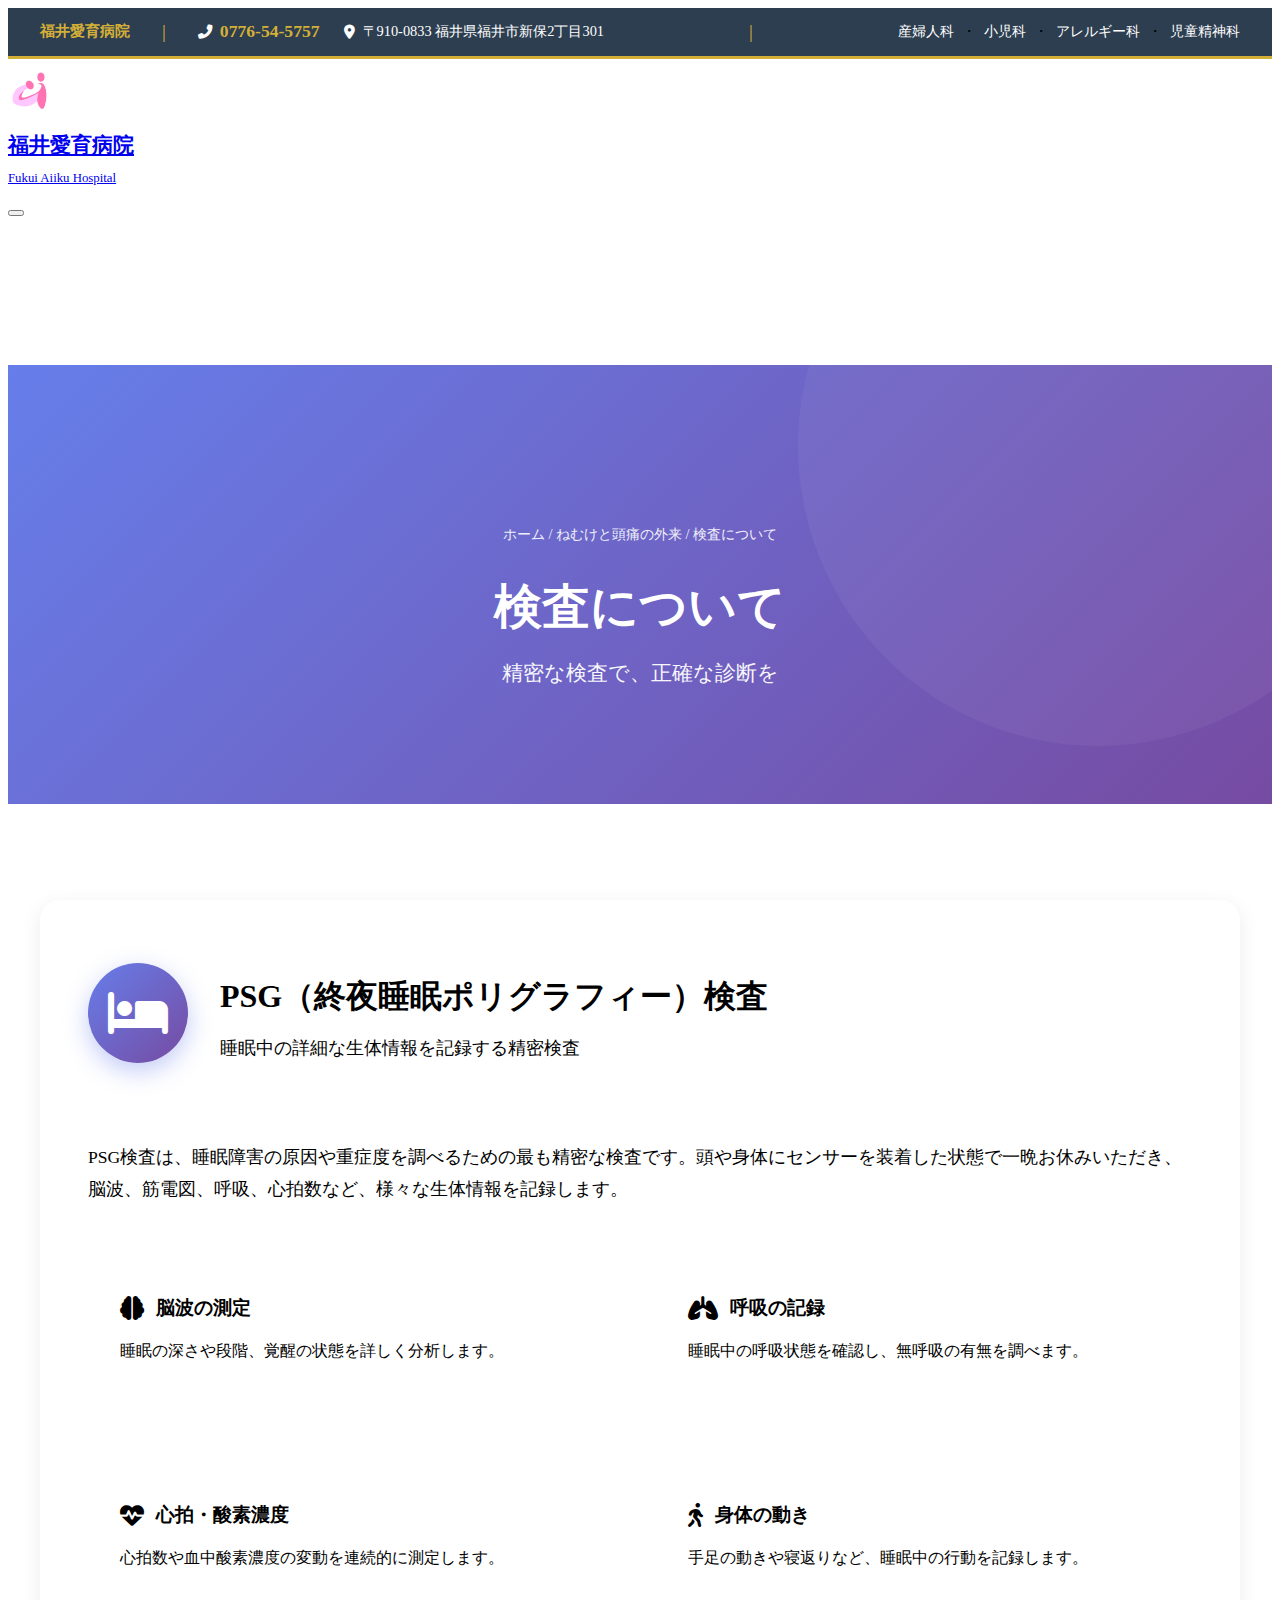
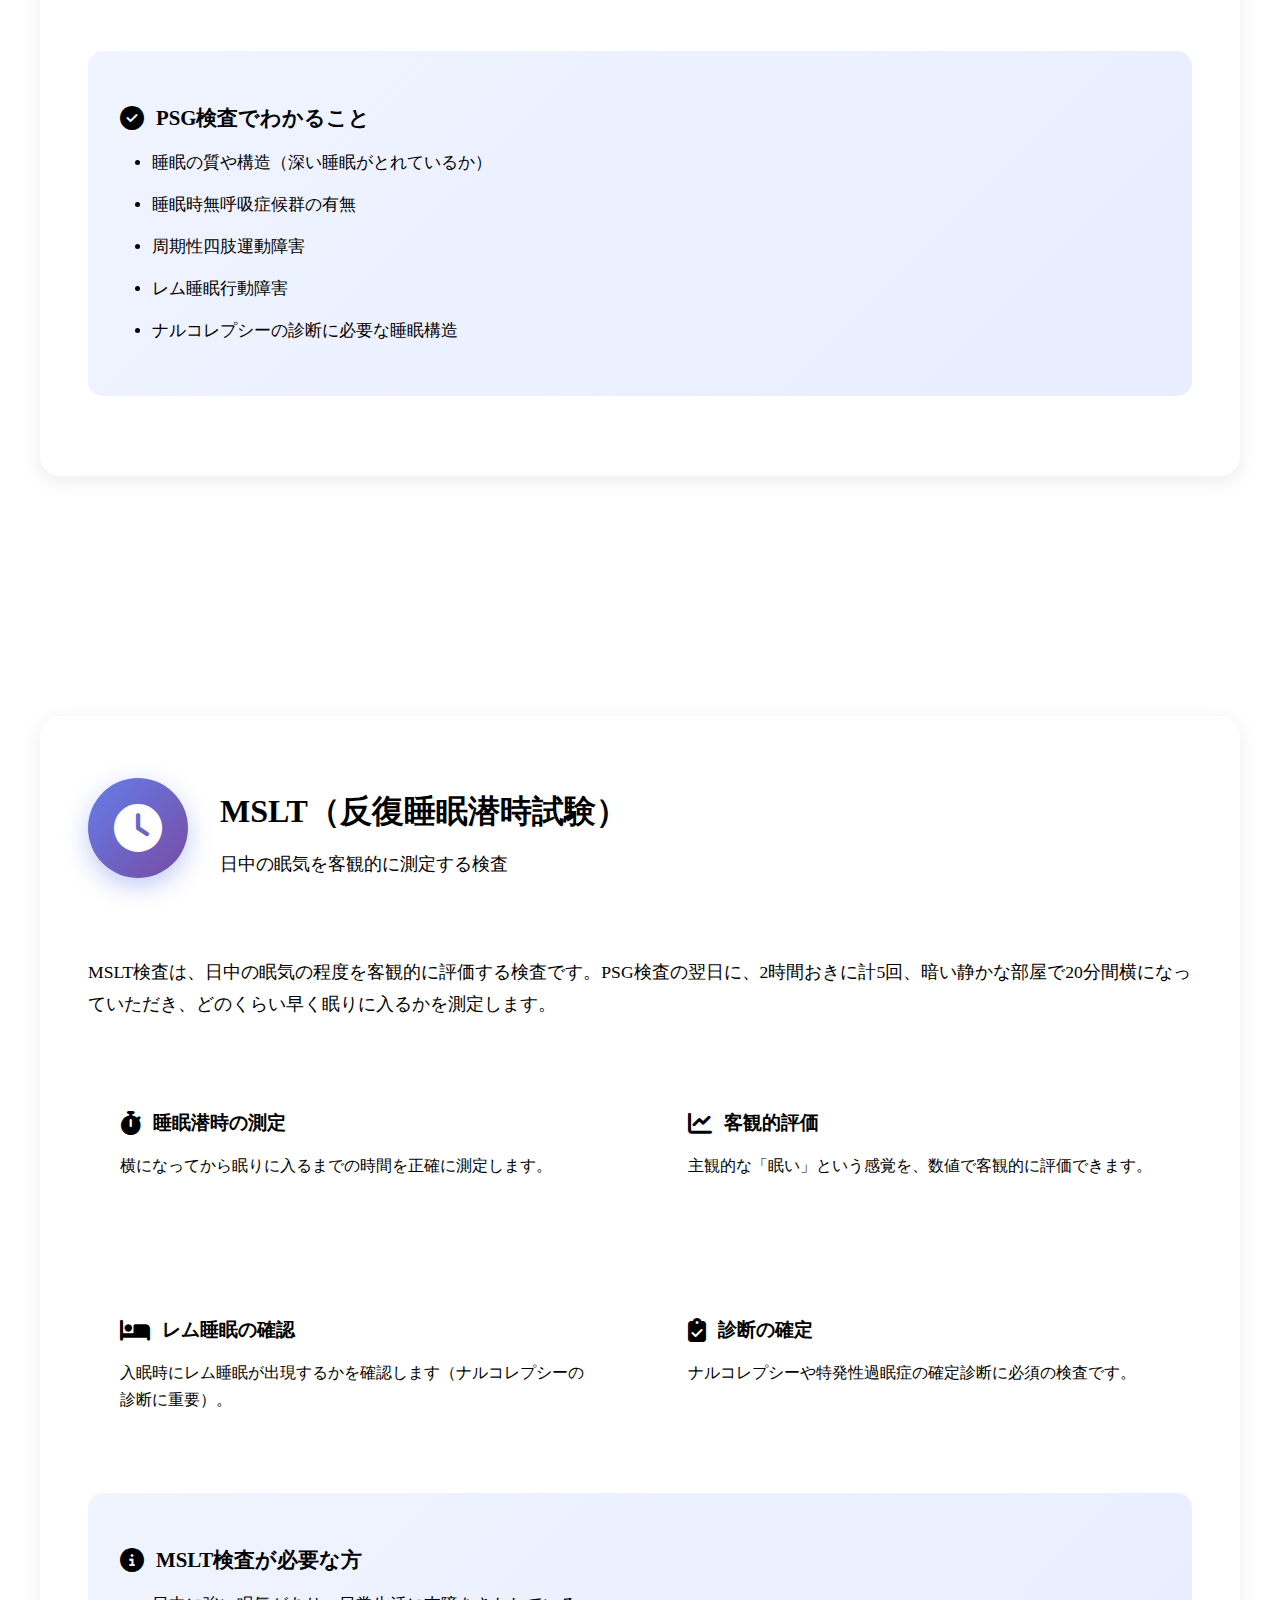
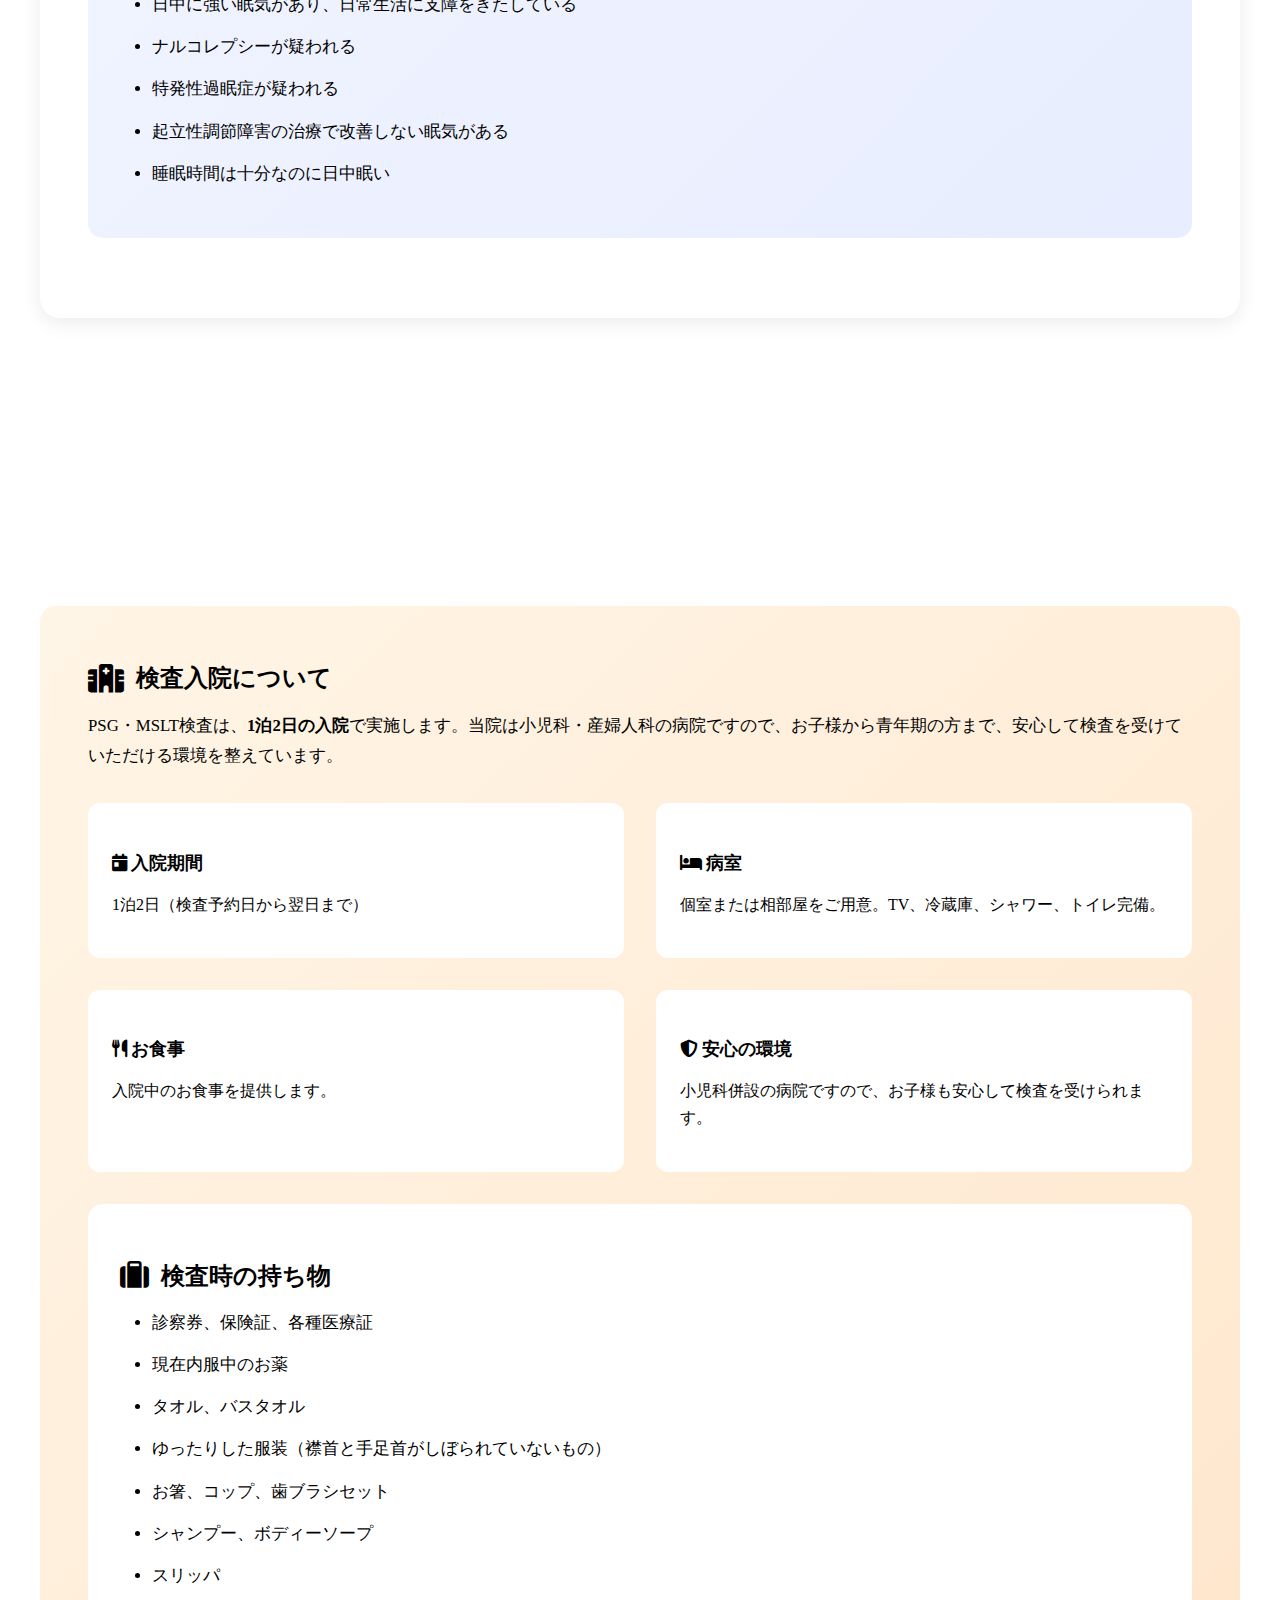
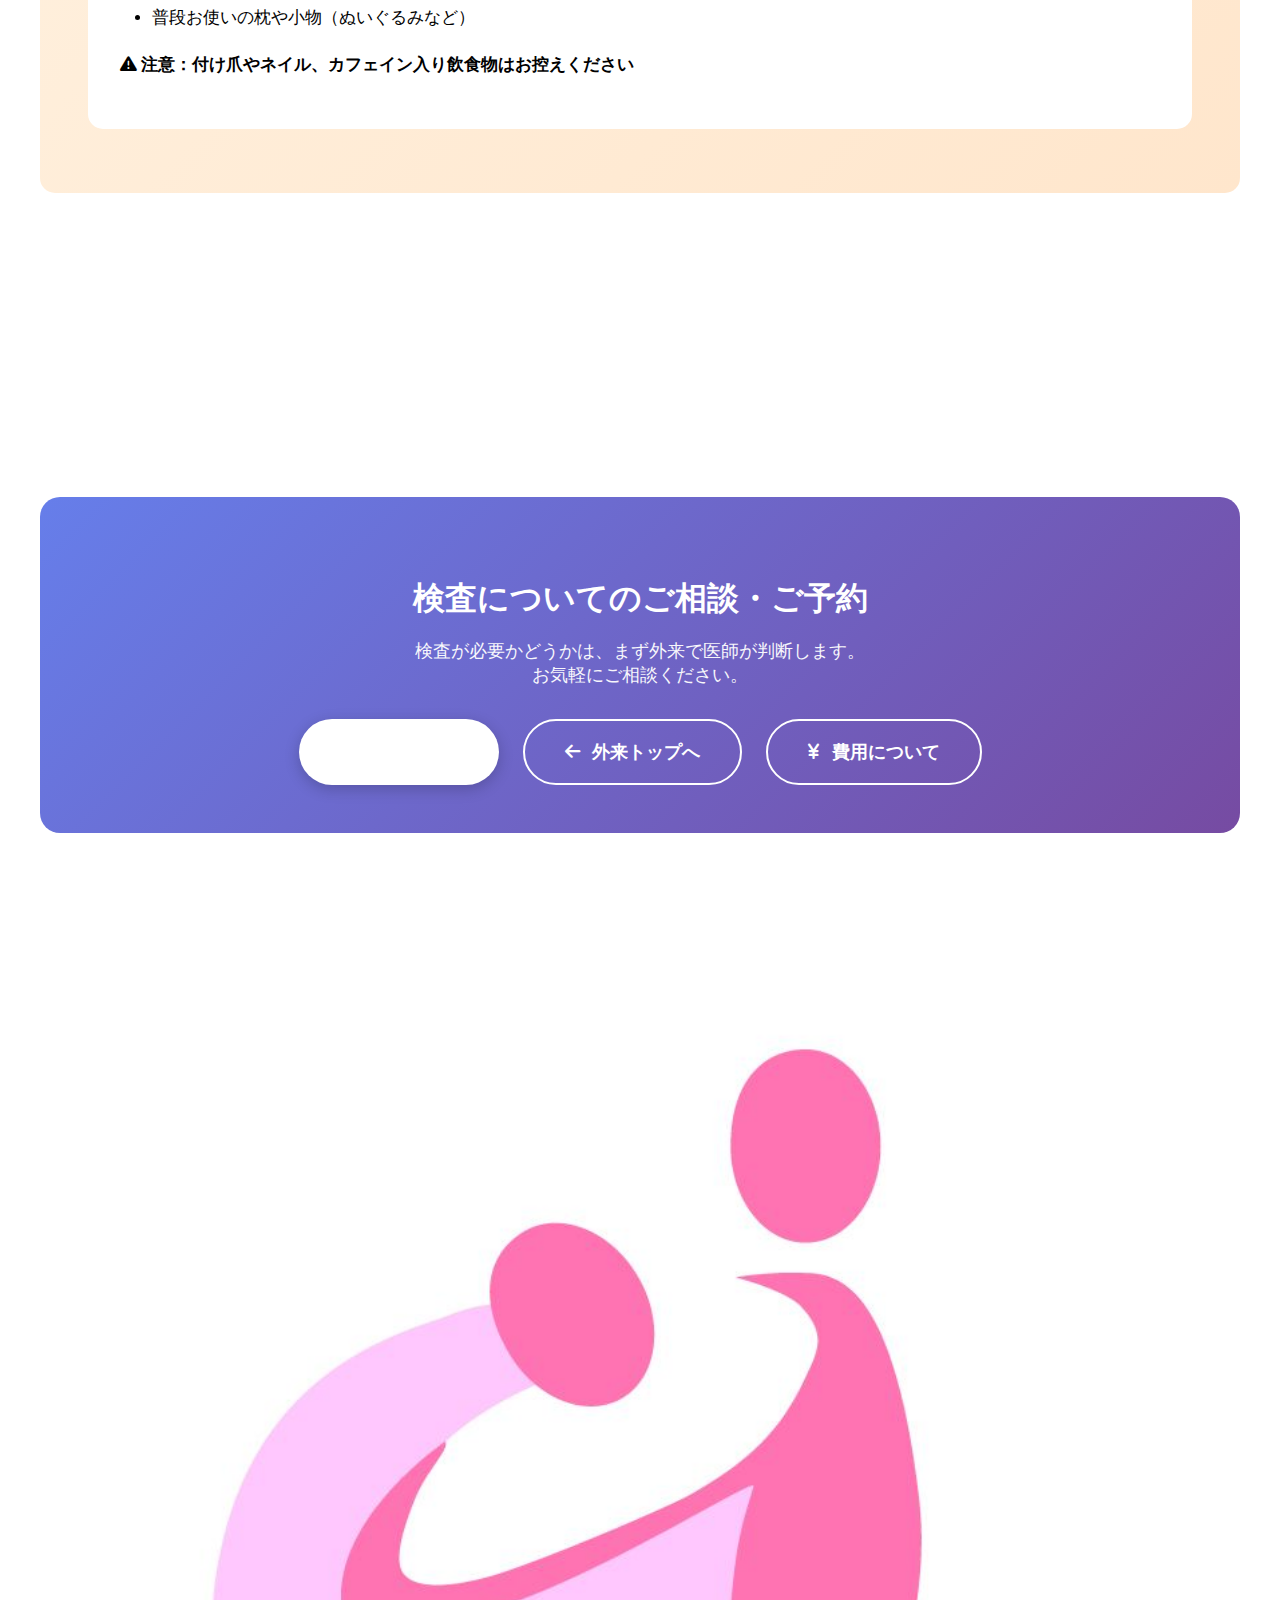
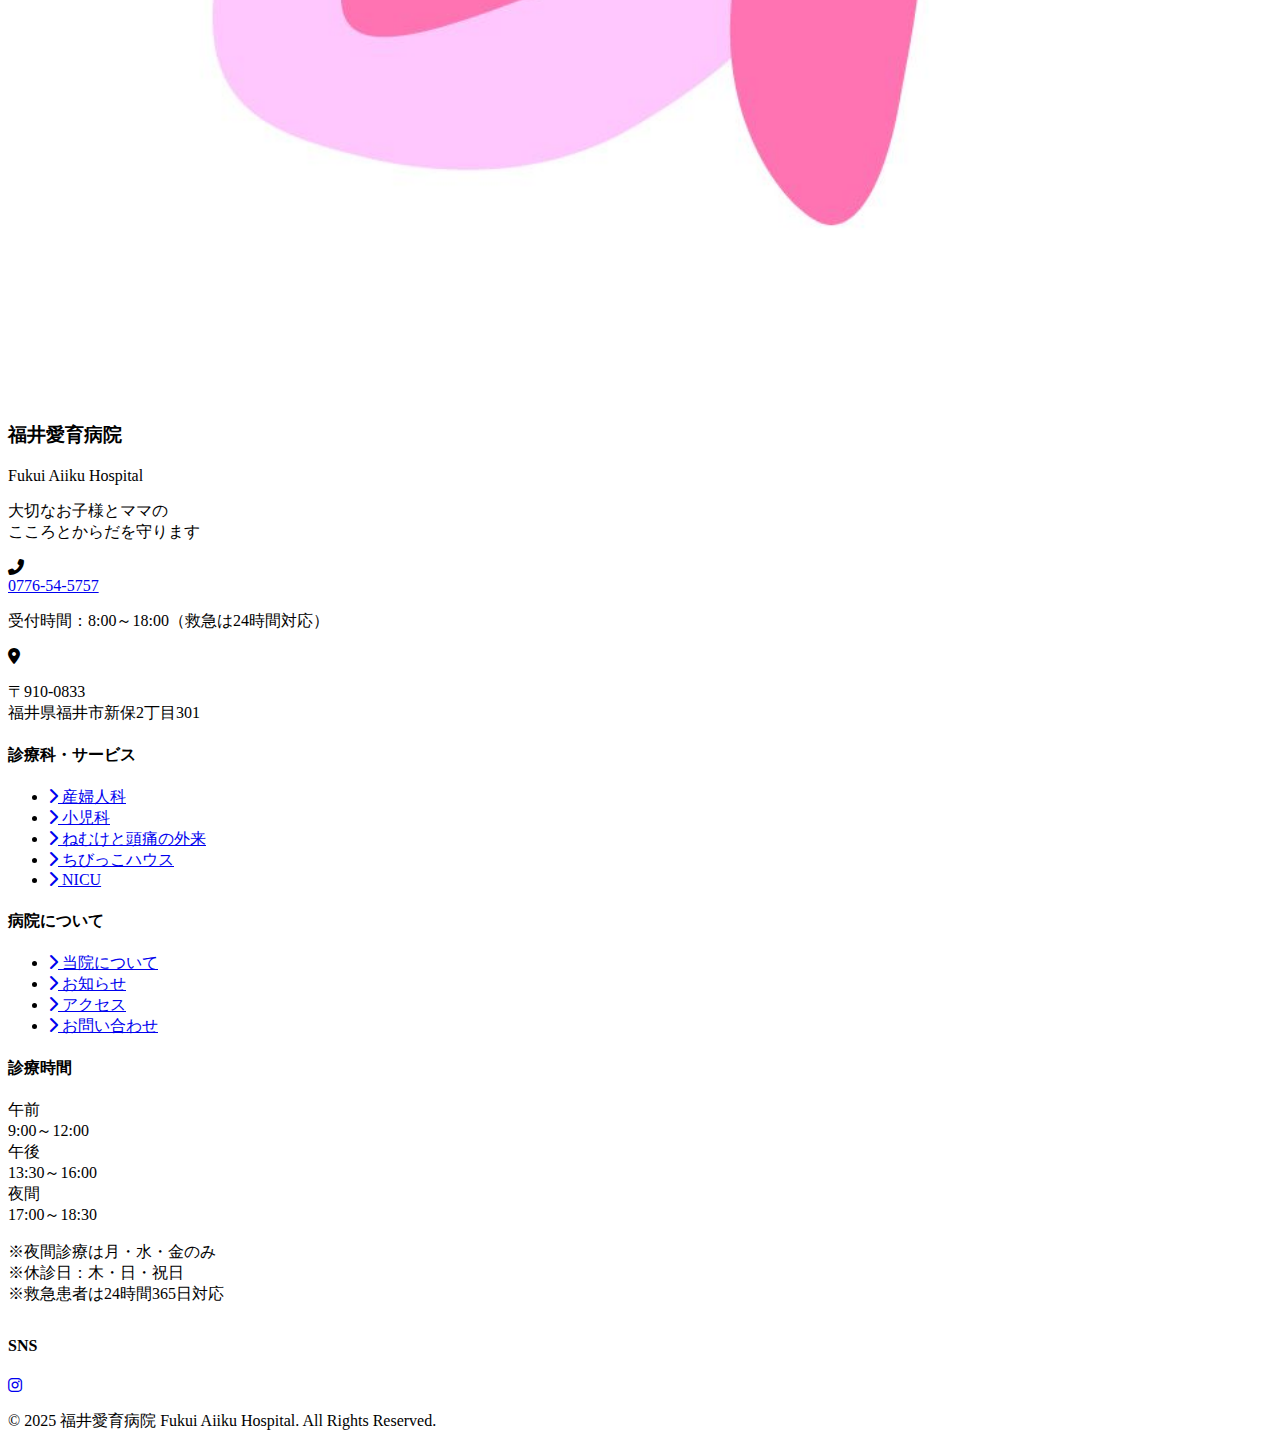
<file: sleep-headache-tests.html>
<!DOCTYPE html>
<html lang="ja">
<head>
    <meta charset="UTF-8">
    <meta name="viewport" content="width=device-width, initial-scale=1.0">
    <title>検査について | ねむけと頭痛の外来 | 福井愛育病院</title>
    
    <link rel="stylesheet" href="https://cdnjs.cloudflare.com/ajax/libs/font-awesome/6.4.0/css/all.min.css">
    <link rel="preconnect" href="https://fonts.googleapis.com">
    <link rel="preconnect" href="https://fonts.gstatic.com" crossorigin>
    <link href="https://fonts.googleapis.com/css2?family=Noto+Sans+JP:wght@300;400;500;700;900&family=Noto+Serif+JP:wght@400;700&display=swap" rel="stylesheet">
    <link rel="stylesheet" href="css/style.css">
    
    <style>
        .page-hero {
            background: linear-gradient(135deg, #667eea 0%, #764ba2 100%);
            color: white;
            padding: 10rem 0 6rem;
            margin-top: 140px;
            position: relative;
            overflow: hidden;
        }
        
        .page-hero::before {
            content: '';
            position: absolute;
            top: -50%;
            right: -10%;
            width: 600px;
            height: 600px;
            background: rgba(255, 255, 255, 0.05);
            border-radius: 50%;
        }
        
        .page-hero-content {
            max-width: 1400px;
            margin: 0 auto;
            padding: 0 2rem;
            position: relative;
            z-index: 1;
            text-align: center;
        }
        
        .breadcrumb {
            margin-bottom: 2rem;
            font-size: 0.9rem;
            opacity: 0.9;
        }
        
        .breadcrumb a {
            color: white;
            text-decoration: none;
            transition: opacity 0.3s;
        }
        
        .breadcrumb a:hover {
            opacity: 0.7;
        }
        
        .page-title {
            font-size: 3rem;
            font-weight: 900;
            margin-bottom: 1rem;
            line-height: 1.3;
        }
        
        .page-subtitle {
            font-size: 1.3rem;
            opacity: 0.95;
        }
        
        .content-section {
            padding: 6rem 0;
            background: white;
        }
        
        .content-section.alt-bg {
            background: var(--bg-light);
        }
        
        .section-container {
            max-width: 1400px;
            margin: 0 auto;
            padding: 0 2rem;
        }
        
        .test-card {
            background: white;
            border-radius: 20px;
            padding: 3rem;
            box-shadow: 0 5px 20px rgba(0, 0, 0, 0.08);
            margin-bottom: 3rem;
        }
        
        .test-header {
            display: flex;
            align-items: center;
            gap: 2rem;
            margin-bottom: 2rem;
            padding-bottom: 2rem;
            border-bottom: 3px solid var(--accent-purple);
        }
        
        .test-icon {
            width: 100px;
            height: 100px;
            background: linear-gradient(135deg, #667eea, #764ba2);
            border-radius: 50%;
            display: flex;
            align-items: center;
            justify-content: center;
            font-size: 3rem;
            color: white;
            flex-shrink: 0;
            box-shadow: 0 8px 25px rgba(102, 126, 234, 0.4);
        }
        
        .test-title-group h2 {
            font-size: 2rem;
            font-weight: 700;
            color: var(--primary-navy);
            margin-bottom: 0.5rem;
        }
        
        .test-title-group p {
            font-size: 1.1rem;
            color: var(--text-gray);
        }
        
        .test-description {
            font-size: 1.1rem;
            line-height: 1.8;
            color: var(--text-dark);
            margin-bottom: 2rem;
        }
        
        .info-box {
            background: linear-gradient(135deg, #f0f4ff 0%, #e8edff 100%);
            border-left: 5px solid var(--accent-purple);
            padding: 2rem;
            border-radius: 15px;
            margin: 2rem 0;
        }
        
        .info-box h3 {
            color: var(--primary-navy);
            font-size: 1.3rem;
            font-weight: 700;
            margin-bottom: 1rem;
            display: flex;
            align-items: center;
            gap: 0.75rem;
        }
        
        .info-box h3 i {
            color: var(--accent-purple);
            font-size: 1.5rem;
        }
        
        .info-box p, .info-box ul {
            font-size: 1.05rem;
            line-height: 1.8;
            color: var(--text-dark);
        }
        
        .info-box ul {
            margin-top: 1rem;
            padding-left: 2rem;
        }
        
        .info-box ul li {
            margin: 0.75rem 0;
        }
        
        .feature-grid {
            display: grid;
            grid-template-columns: repeat(2, 1fr);
            gap: 2rem;
            margin: 2rem 0;
        }
        
        .feature-item {
            background: var(--bg-light);
            padding: 2rem;
            border-radius: 15px;
            transition: all 0.3s ease;
        }
        
        .feature-item:hover {
            transform: translateY(-5px);
            box-shadow: 0 8px 25px rgba(0, 0, 0, 0.1);
        }
        
        .feature-item h4 {
            font-size: 1.2rem;
            font-weight: 700;
            color: var(--primary-navy);
            margin-bottom: 1rem;
            display: flex;
            align-items: center;
            gap: 0.75rem;
        }
        
        .feature-item h4 i {
            color: var(--accent-purple);
            font-size: 1.5rem;
        }
        
        .feature-item p {
            font-size: 1rem;
            color: var(--text-gray);
            line-height: 1.7;
        }
        
        .admission-info {
            background: linear-gradient(135deg, #fff5e6 0%, #ffe6cc 100%);
            border-left: 5px solid var(--accent-gold);
            padding: 2rem 3rem;
            border-radius: 15px;
            margin: 3rem 0;
        }
        
        .admission-info h3 {
            color: var(--primary-navy);
            font-size: 1.5rem;
            font-weight: 700;
            margin-bottom: 1rem;
            display: flex;
            align-items: center;
            gap: 0.75rem;
        }
        
        .admission-info h3 i {
            color: var(--accent-gold);
            font-size: 1.8rem;
        }
        
        .admission-details {
            display: grid;
            grid-template-columns: repeat(2, 1fr);
            gap: 2rem;
            margin-top: 2rem;
        }
        
        .admission-item {
            background: white;
            padding: 1.5rem;
            border-radius: 12px;
        }
        
        .admission-item h4 {
            font-size: 1.1rem;
            font-weight: 700;
            color: var(--primary-navy);
            margin-bottom: 0.75rem;
        }
        
        .admission-item p {
            font-size: 1rem;
            color: var(--text-dark);
            line-height: 1.7;
        }
        
        .cta-box {
            background: linear-gradient(135deg, #667eea 0%, #764ba2 100%);
            color: white;
            padding: 3rem;
            border-radius: 20px;
            text-align: center;
            margin-top: 4rem;
        }
        
        .cta-box h3 {
            font-size: 2rem;
            font-weight: 700;
            margin-bottom: 1rem;
        }
        
        .cta-box p {
            font-size: 1.1rem;
            margin-bottom: 2rem;
            opacity: 0.95;
        }
        
        .cta-buttons {
            display: flex;
            gap: 1.5rem;
            justify-content: center;
            flex-wrap: wrap;
        }
        
        .cta-button {
            padding: 1.2rem 2.5rem;
            border-radius: 50px;
            text-decoration: none;
            font-weight: 700;
            font-size: 1.1rem;
            transition: all 0.3s ease;
            display: inline-flex;
            align-items: center;
            gap: 0.75rem;
        }
        
        .cta-button-white {
            background: white;
            color: var(--accent-purple);
            box-shadow: 0 4px 15px rgba(0, 0, 0, 0.2);
        }
        
        .cta-button-white:hover {
            transform: translateY(-3px);
            box-shadow: 0 8px 25px rgba(0, 0, 0, 0.3);
        }
        
        .cta-button-outline {
            background: transparent;
            color: white;
            border: 2px solid white;
        }
        
        .cta-button-outline:hover {
            background: white;
            color: var(--accent-purple);
        }
        
        @media (max-width: 992px) {
            .page-title {
                font-size: 2.5rem;
            }
            
            .feature-grid {
                grid-template-columns: 1fr;
            }
            
            .admission-details {
                grid-template-columns: 1fr;
            }
            
            .test-header {
                flex-direction: column;
                text-align: center;
            }
        }
        
        @media (max-width: 768px) {
            .page-hero {
                padding: 8rem 0 4rem;
            }
            
            .page-title {
                font-size: 2rem;
            }
            
            .test-card {
                padding: 2rem;
            }
        }
    </style>

<style>
/* 元のヘッダーを非表示 */
.top-bar,
.header-top:not(.unified-header-top),
.main-nav {
    display: none !important;
}

/* 統一ヘッダーのレスポンシブ対応 */
@media (max-width: 768px) {
    .unified-header-top > div {
        flex-direction: column;
        gap: 0.8rem !important;
    }
}
</style>

</head>
<body>
    <!-- 統一トップバー -->
    <div class="unified-header-top" style="background: #2C3E50; padding: 0.8rem 0; border-bottom: 3px solid #D4AF37; position: sticky; top: 0; z-index: 1001;">
        <div style="max-width: 1400px; margin: 0 auto; padding: 0 2rem; display: flex; justify-content: space-between; align-items: center; flex-wrap: wrap; gap: 1rem;">
            <div style="display: flex; gap: 1.5rem; align-items: center;">
                <div style="display: flex; align-items: center; gap: 0.5rem; color: white; font-size: 0.9rem;">
                    <span style="font-weight: 700; color: #D4AF37; font-size: 0.95rem;">福井愛育病院</span>
                </div>
                <div style="color: #D4AF37; font-size: 1.2rem; margin: 0 0.5rem;">|</div>
                <div style="display: flex; align-items: center; gap: 0.5rem; color: white; font-size: 0.9rem;">
                    <i class="fas fa-phone-alt"></i>
                    <span style="font-weight: 700; color: #D4AF37; font-size: 1.1rem;">0776-54-5757</span>
                </div>
                <div style="display: flex; align-items: center; gap: 0.5rem; color: white; font-size: 0.9rem;">
                    <i class="fas fa-map-marker-alt"></i>
                    <span>〒910-0833 福井県福井市新保2丁目301</span>
                </div>
                <div style="display: flex; align-items: center; gap: 0.5rem; display: none !important;">
                    <a href="satogaeri.html" style="display: flex; align-items: center; gap: 0.4rem; color: white; text-decoration: none; padding: 0.4rem 0.8rem; background: linear-gradient(135deg, #F8BBD0, #F06292); border-radius: 20px;">
                        <i class="fas fa-home"></i>
                        <span>里帰り分娩</span>
                    </a>
                </div>
            </div>
            <div style="color: #D4AF37; font-size: 1.2rem; margin: 0 0.5rem;">|</div>
            <div style="display: flex; gap: 0.5rem; font-size: 0.9rem;">
                <a href="obstetrics.html" style="color: white; text-decoration: none;">産婦人科</a>・<a href="pediatrics.html" style="color: white; text-decoration: none;">小児科</a>・<a href="pediatrics.html#allergy" style="color: white; text-decoration: none;">アレルギー科</a>・<a href="child-psychiatry.html" style="color: white; text-decoration: none;">児童精神科</a>
            </div>
        </div>
    </div>


    <!-- ヘッダー -->
    <header class="header">
        <div class="header-top">
            <div class="header-top-content">
                <div class="header-contact">
                    <div class="contact-item">
                        <span style="font-weight: 700; color: #D4AF37; font-size: 0.95rem; letter-spacing: 0.05em; margin-right: 2rem;">福井愛育病院</span>
                    </div>
                    <div class="contact-item">
                        <i class="fas fa-phone-alt"></i>
                        <span class="phone-number">0776-54-5757</span>
                    </div>
                    <div class="contact-item">
                        <i class="fas fa-map-marker-alt"></i>
                        <span>〒910-0833 福井市新保2丁目301</span>
                    </div>

                </div>
                <div class="header-departments">
                    <a href="obstetrics.html" style="color: white; text-decoration: none;">産婦人科</a>・<a href="pediatrics.html" style="color: white; text-decoration: none;">小児科</a>・<a href="pediatrics.html#allergy" style="color: white; text-decoration: none;">アレルギー科</a>・<a href="child-psychiatry.html" style="color: white; text-decoration: none;">児童精神科</a>
                </div>
            </div>
        </div>
        
        <div class="header-main">
            <div class="header-main-content">
                <a href="index.html" class="logo">
                    <div class="logo-image">
                        <img src="logo.jpg" alt="福井愛育病院ロゴ" style="width: 100%; height: 100%; object-fit: cover; border-radius: 50%;">
                    </div>
                    <div class="logo-text">
                        <h1>福井愛育病院</h1>
                        <p>Fukui Aiiku Hospital</p>
                    </div>
                </a>
                
                <nav class="main-nav">
                    <ul class="nav-list">
                        <li class="nav-item"><a href="index.html" class="nav-link">ホーム</a></li>
                        <li class="nav-item"><a href="sleep-headache.html" class="nav-link">外来トップ</a></li>
                        <li class="nav-item"><a href="sleep-headache-tests.html" class="nav-link">検査について</a></li>
                        <li class="nav-item"><a href="sleep-headache-cost.html" class="nav-link">費用について</a></li>
                        <li class="nav-item"><a href="sleep-headache-faq.html" class="nav-link">よくある質問</a></li>
                    </ul>
                    
                    <div class="header-cta">
                        <a href="obstetrics.html" class="cta-button cta-primary">
                            <i class="fas fa-calendar-check"></i>
                            産婦人科予約
                        </a>
                        <a href="chibihouse_reservation.html" class="cta-button cta-secondary">
                            <i class="fas fa-child"></i>
                            ちびっこハウス予約
                        </a>
                    </div>
                </nav>
                
                <button class="hamburger">
                    <span></span>
                    <span></span>
                    <span></span>
                </button>
            </div>
        </div>
    </header>
    
    <!-- ページヒーロー -->
    <section class="page-hero">
        <div class="page-hero-content">
            <div class="breadcrumb">
                <a href="index.html">ホーム</a> / 
                <a href="sleep-headache.html">ねむけと頭痛の外来</a> / 
                検査について
            </div>
            <h1 class="page-title">検査について</h1>
            <p class="page-subtitle">精密な検査で、正確な診断を</p>
        </div>
    </section>
    
    <!-- PSG検査 -->
    <section class="content-section">
        <div class="section-container">
            <div class="test-card">
                <div class="test-header">
                    <div class="test-icon">
                        <i class="fas fa-bed"></i>
                    </div>
                    <div class="test-title-group">
                        <h2>PSG（終夜睡眠ポリグラフィー）検査</h2>
                        <p>睡眠中の詳細な生体情報を記録する精密検査</p>
                    </div>
                </div>
                
                <div class="test-description">
                    <p>
                        PSG検査は、睡眠障害の原因や重症度を調べるための最も精密な検査です。頭や身体にセンサーを装着した状態で一晩お休みいただき、脳波、筋電図、呼吸、心拍数など、様々な生体情報を記録します。
                    </p>
                </div>
                
                <div class="feature-grid">
                    <div class="feature-item">
                        <h4><i class="fas fa-brain"></i> 脳波の測定</h4>
                        <p>睡眠の深さや段階、覚醒の状態を詳しく分析します。</p>
                    </div>
                    <div class="feature-item">
                        <h4><i class="fas fa-lungs"></i> 呼吸の記録</h4>
                        <p>睡眠中の呼吸状態を確認し、無呼吸の有無を調べます。</p>
                    </div>
                    <div class="feature-item">
                        <h4><i class="fas fa-heartbeat"></i> 心拍・酸素濃度</h4>
                        <p>心拍数や血中酸素濃度の変動を連続的に測定します。</p>
                    </div>
                    <div class="feature-item">
                        <h4><i class="fas fa-walking"></i> 身体の動き</h4>
                        <p>手足の動きや寝返りなど、睡眠中の行動を記録します。</p>
                    </div>
                </div>
                
                <div class="info-box">
                    <h3><i class="fas fa-check-circle"></i> PSG検査でわかること</h3>
                    <ul>
                        <li>睡眠の質や構造（深い睡眠がとれているか）</li>
                        <li>睡眠時無呼吸症候群の有無</li>
                        <li>周期性四肢運動障害</li>
                        <li>レム睡眠行動障害</li>
                        <li>ナルコレプシーの診断に必要な睡眠構造</li>
                    </ul>
                </div>
            </div>
        </div>
    </section>
    
    <!-- MSLT検査 -->
    <section class="content-section alt-bg">
        <div class="section-container">
            <div class="test-card">
                <div class="test-header">
                    <div class="test-icon">
                        <i class="fas fa-clock"></i>
                    </div>
                    <div class="test-title-group">
                        <h2>MSLT（反復睡眠潜時試験）</h2>
                        <p>日中の眠気を客観的に測定する検査</p>
                    </div>
                </div>
                
                <div class="test-description">
                    <p>
                        MSLT検査は、日中の眠気の程度を客観的に評価する検査です。PSG検査の翌日に、2時間おきに計5回、暗い静かな部屋で20分間横になっていただき、どのくらい早く眠りに入るかを測定します。
                    </p>
                </div>
                
                <div class="feature-grid">
                    <div class="feature-item">
                        <h4><i class="fas fa-stopwatch"></i> 睡眠潜時の測定</h4>
                        <p>横になってから眠りに入るまでの時間を正確に測定します。</p>
                    </div>
                    <div class="feature-item">
                        <h4><i class="fas fa-chart-line"></i> 客観的評価</h4>
                        <p>主観的な「眠い」という感覚を、数値で客観的に評価できます。</p>
                    </div>
                    <div class="feature-item">
                        <h4><i class="fas fa-bed"></i> レム睡眠の確認</h4>
                        <p>入眠時にレム睡眠が出現するかを確認します（ナルコレプシーの診断に重要）。</p>
                    </div>
                    <div class="feature-item">
                        <h4><i class="fas fa-clipboard-check"></i> 診断の確定</h4>
                        <p>ナルコレプシーや特発性過眠症の確定診断に必須の検査です。</p>
                    </div>
                </div>
                
                <div class="info-box">
                    <h3><i class="fas fa-info-circle"></i> MSLT検査が必要な方</h3>
                    <ul>
                        <li>日中に強い眠気があり、日常生活に支障をきたしている</li>
                        <li>ナルコレプシーが疑われる</li>
                        <li>特発性過眠症が疑われる</li>
                        <li>起立性調節障害の治療で改善しない眠気がある</li>
                        <li>睡眠時間は十分なのに日中眠い</li>
                    </ul>
                </div>
            </div>
        </div>
    </section>
    
    <!-- 入院について -->
    <section class="content-section">
        <div class="section-container">
            <div class="admission-info">
                <h3><i class="fas fa-hospital"></i> 検査入院について</h3>
                <p style="font-size: 1.05rem; margin-bottom: 2rem; line-height: 1.8;">
                    PSG・MSLT検査は、<strong>1泊2日の入院</strong>で実施します。当院は小児科・産婦人科の病院ですので、お子様から青年期の方まで、安心して検査を受けていただける環境を整えています。
                </p>
                
                <div class="admission-details">
                    <div class="admission-item">
                        <h4><i class="fas fa-calendar-day"></i> 入院期間</h4>
                        <p>1泊2日（検査予約日から翌日まで）</p>
                    </div>
                    <div class="admission-item">
                        <h4><i class="fas fa-bed"></i> 病室</h4>
                        <p>個室または相部屋をご用意。TV、冷蔵庫、シャワー、トイレ完備。</p>
                    </div>
                    <div class="admission-item">
                        <h4><i class="fas fa-utensils"></i> お食事</h4>
                        <p>入院中のお食事を提供します。</p>
                    </div>
                    <div class="admission-item">
                        <h4><i class="fas fa-shield-alt"></i> 安心の環境</h4>
                        <p>小児科併設の病院ですので、お子様も安心して検査を受けられます。</p>
                    </div>
                </div>
                
                <div class="info-box" style="margin-top: 2rem; background: white;">
                    <h3><i class="fas fa-suitcase"></i> 検査時の持ち物</h3>
                    <ul>
                        <li>診察券、保険証、各種医療証</li>
                        <li>現在内服中のお薬</li>
                        <li>タオル、バスタオル</li>
                        <li>ゆったりした服装（襟首と手足首がしぼられていないもの）</li>
                        <li>お箸、コップ、歯ブラシセット</li>
                        <li>シャンプー、ボディーソープ</li>
                        <li>スリッパ</li>
                        <li>普段お使いの枕や小物（ぬいぐるみなど）</li>
                    </ul>
                    <p style="margin-top: 1rem; font-weight: 600; color: var(--accent-gold);">
                        <i class="fas fa-exclamation-triangle"></i> 注意：付け爪やネイル、カフェイン入り飲食物はお控えください
                    </p>
                </div>
            </div>
        </div>
    </section>
    
    <!-- CTA -->
    <section class="content-section alt-bg">
        <div class="section-container">
            <div class="cta-box">
                <h3>検査についてのご相談・ご予約</h3>
                <p>検査が必要かどうかは、まず外来で医師が判断します。<br>お気軽にご相談ください。</p>
                <div class="cta-buttons">
                    <a href="tel:0776545757" class="cta-button cta-button-white">
                        <i class="fas fa-phone-alt"></i>
                        電話で相談
                    </a>
                    <a href="sleep-headache.html" class="cta-button cta-button-outline">
                        <i class="fas fa-arrow-left"></i>
                        外来トップへ
                    </a>
                    <a href="sleep-headache-cost.html" class="cta-button cta-button-outline">
                        <i class="fas fa-yen-sign"></i>
                        費用について
                    </a>
                </div>
            </div>
        </div>
    </section>
    
    <!-- フッター -->
    <footer class="footer">
        <div class="footer-main">
            <div class="footer-info">
                <div class="footer-logo">
                    <div class="footer-logo-icon">
                        <img src="logo.jpg" alt="福井愛育病院ロゴ" style="width: 100%; height: 100%; object-fit: cover; border-radius: 50%;">
                    </div>
                    <div class="footer-logo-text">
                        <h3>福井愛育病院</h3>
                        <p>Fukui Aiiku Hospital</p>
                    </div>
                </div>
                <p class="footer-tagline">
                    大切なお子様とママの<br>こころとからだを守ります
                </p>
                <div class="footer-contact-list">
                    <div class="footer-contact-item">
                        <i class="fas fa-phone-alt"></i>
                        <div class="footer-contact-text">
                            <a href="tel:0776545757" class="footer-phone">0776-54-5757</a>
                            <p class="footer-phone-note">受付時間：8:00～18:00（救急は24時間対応）</p>
                        </div>
                    </div>
                    <div class="footer-contact-item">
                        <i class="fas fa-map-marker-alt"></i>
                        <div class="footer-contact-text">
                            <p>〒910-0833<br>福井県福井市新保2丁目301</p>
                        </div>
                    </div>
                </div>
            </div>
            
            <div class="footer-links">
                <h4>診療科・サービス</h4>
                <ul>
                    <li><a href="obstetrics.html"><i class="fas fa-chevron-right"></i> 産婦人科</a></li>
                    <li><a href="pediatrics.html"><i class="fas fa-chevron-right"></i> 小児科</a></li>
                    <li><a href="sleep-headache.html"><i class="fas fa-chevron-right"></i> ねむけと頭痛の外来</a></li>
                    <li><a href="chibihouse_reservation.html"><i class="fas fa-chevron-right"></i> ちびっこハウス</a></li>
                    <li><a href="pediatrics.html#nicu"><i class="fas fa-chevron-right"></i> NICU</a></li>
                </ul>
            </div>
            
            <div class="footer-links">
                <h4>病院について</h4>
                <ul>
                    <li><a href="index.html"><i class="fas fa-chevron-right"></i> 当院について</a></li>
                    <li><a href="index.html"><i class="fas fa-chevron-right"></i> お知らせ</a></li>
                    <li><a href="index.html"><i class="fas fa-chevron-right"></i> アクセス</a></li>
                    <li><a href="index.html"><i class="fas fa-chevron-right"></i> お問い合わせ</a></li>
                </ul>
            </div>
            
            <div class="footer-hours">
                <h4>診療時間</h4>
                <div class="hours-table">
                    <div class="hours-row">
                        <div class="hours-label">午前</div>
                        <div class="hours-time">9:00～12:00</div>
                    </div>
                    <div class="hours-row">
                        <div class="hours-label">午後</div>
                        <div class="hours-time">13:30～16:00</div>
                    </div>
                    <div class="hours-row">
                        <div class="hours-label">夜間</div>
                        <div class="hours-time">17:00～18:30</div>
                    </div>
                </div>
                <p class="hours-note">
                    ※夜間診療は月・水・金のみ<br>
                    ※休診日：木・日・祝日<br>
                    ※救急患者は24時間365日対応
                </p>
                
                <div class="footer-social" style="margin-top: 2rem;">
                    <h4>SNS</h4>
                    <div class="social-links">
                        <a href="https://www.instagram.com/fukui_aiiku_hospital/" target="_blank" rel="noopener noreferrer" class="social-link instagram">
                            <i class="fab fa-instagram"></i>
                        </a>
                    </div>
                </div>
            </div>
        </div>
        
        <div class="footer-bottom">
            <p class="footer-copyright">
                &copy; 2025 福井愛育病院 Fukui Aiiku Hospital. All Rights Reserved.
            </p>
        </div>
    </footer>
    
    <script>
        window.addEventListener('scroll', function() {
            const header = document.querySelector('.header');
            if (window.scrollY > 50) {
                header.classList.add('scrolled');
            } else {
                header.classList.remove('scrolled');
            }
        });
    </script>
</body>
</html>
</file>
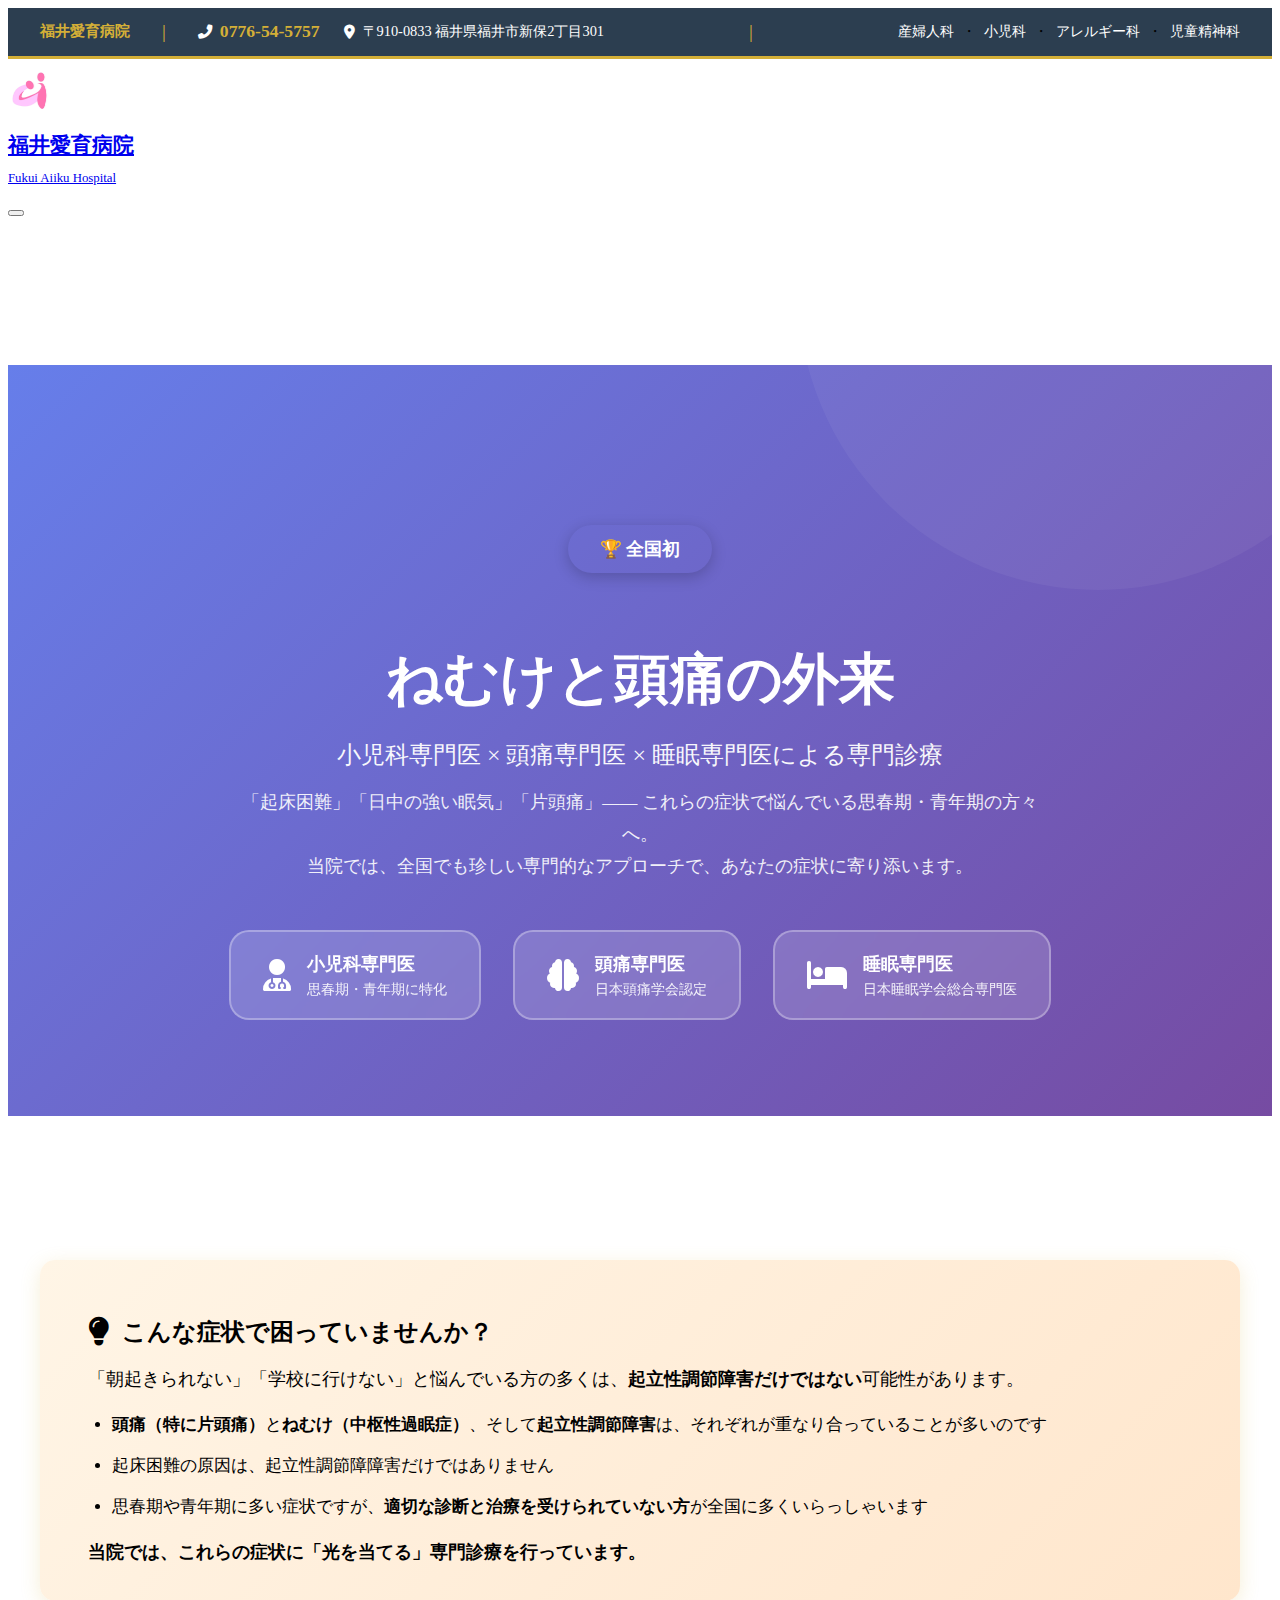
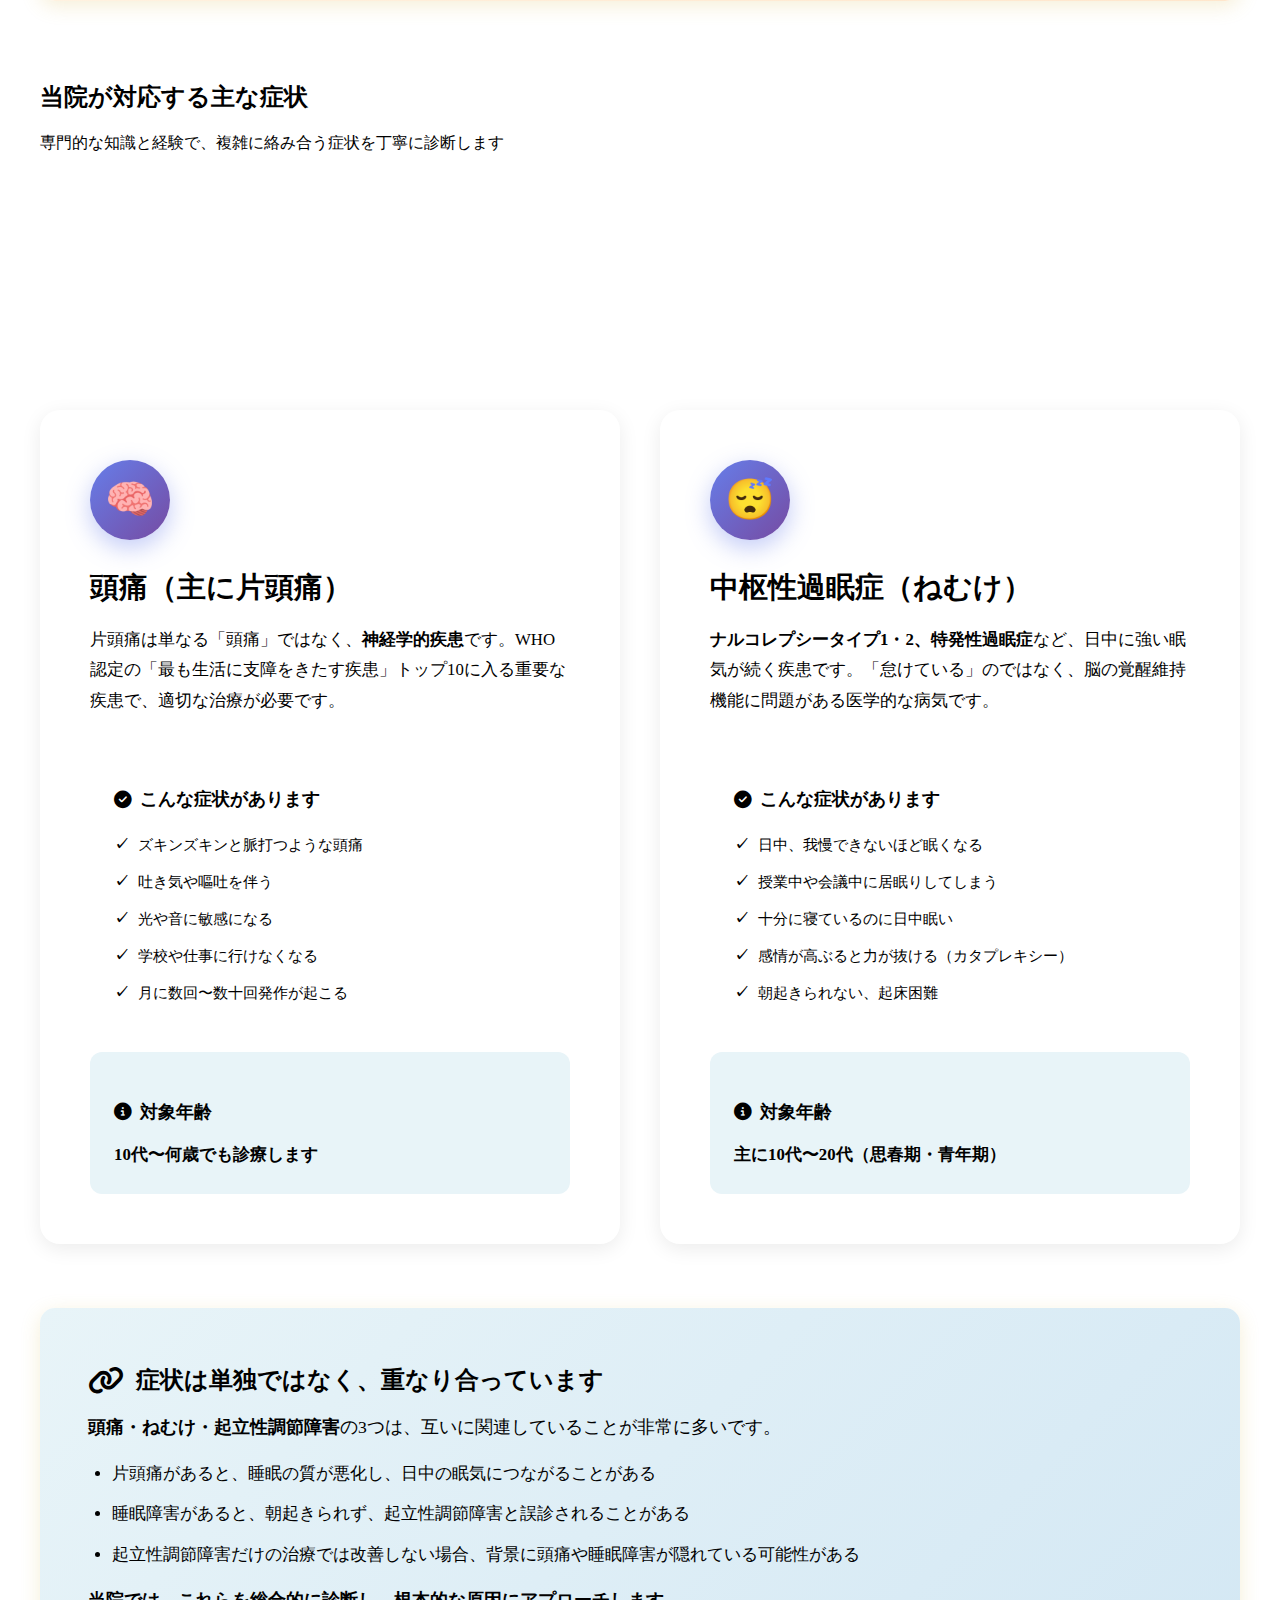
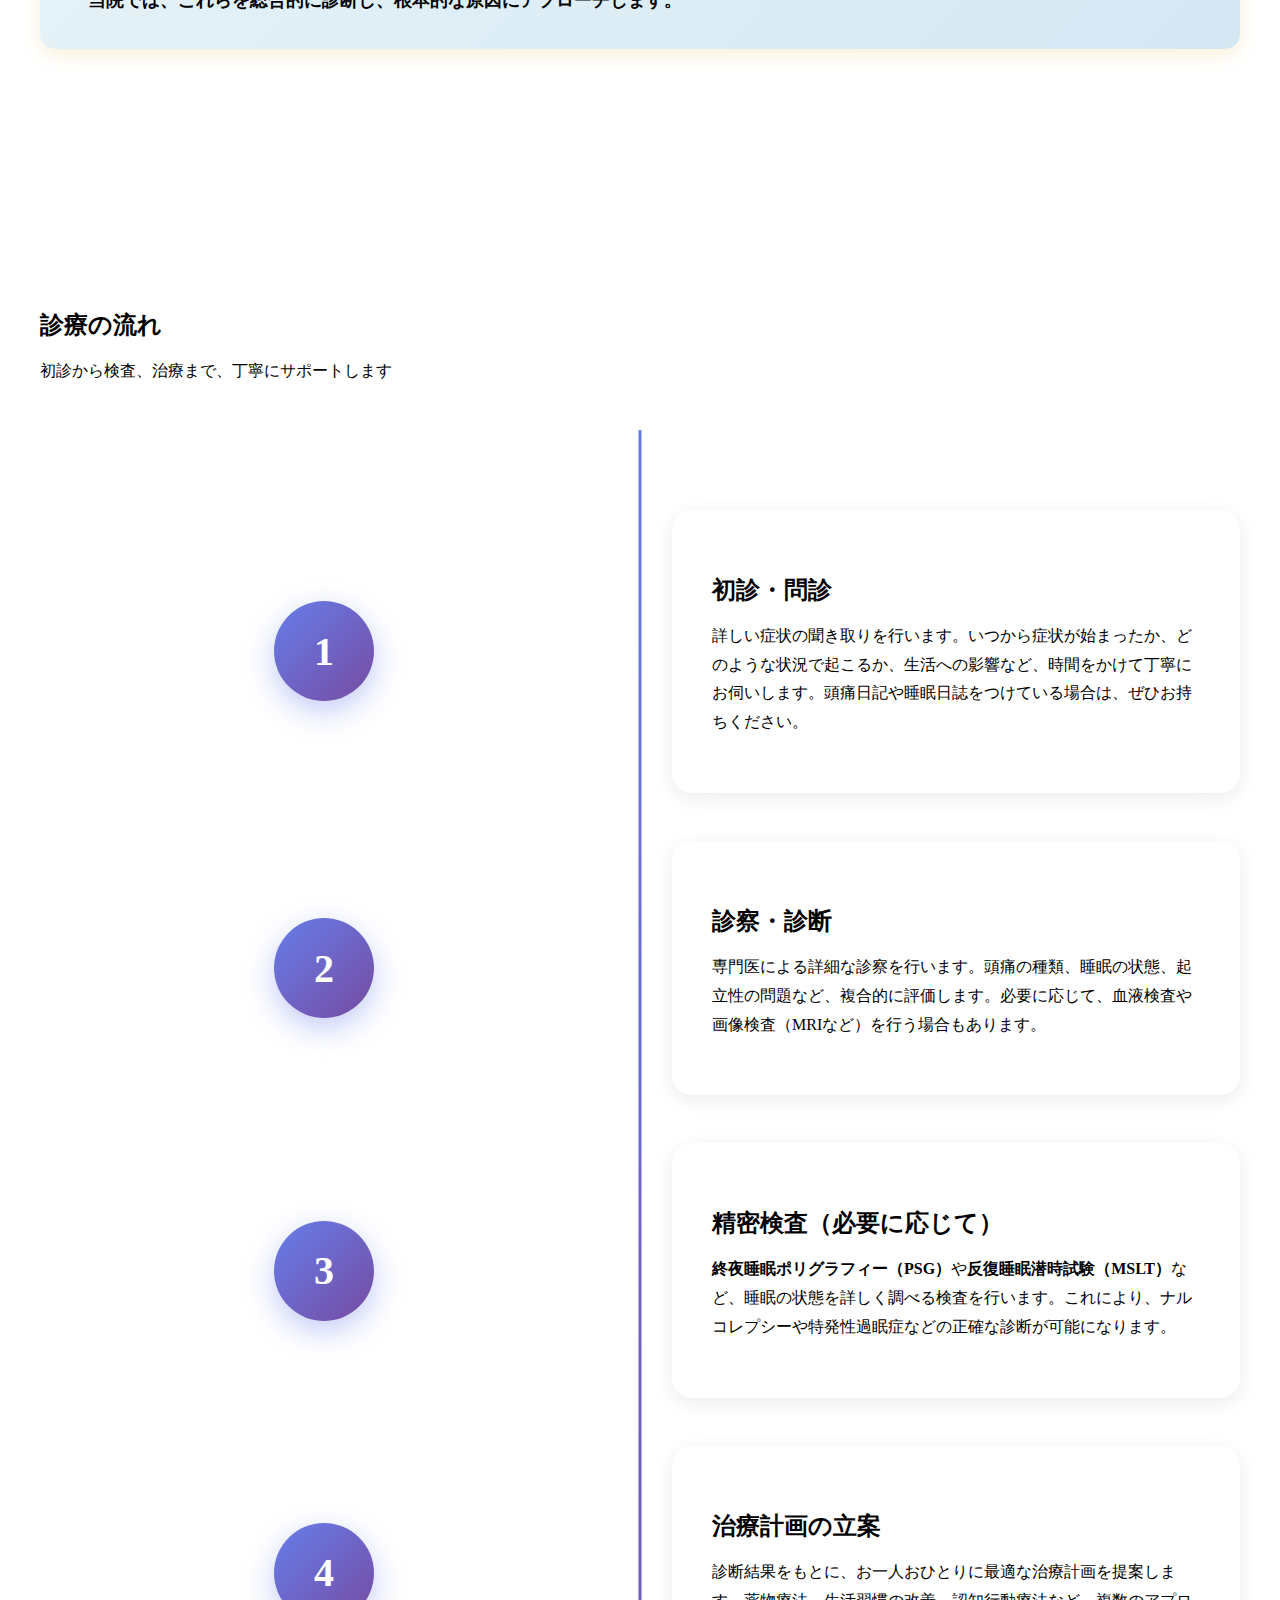
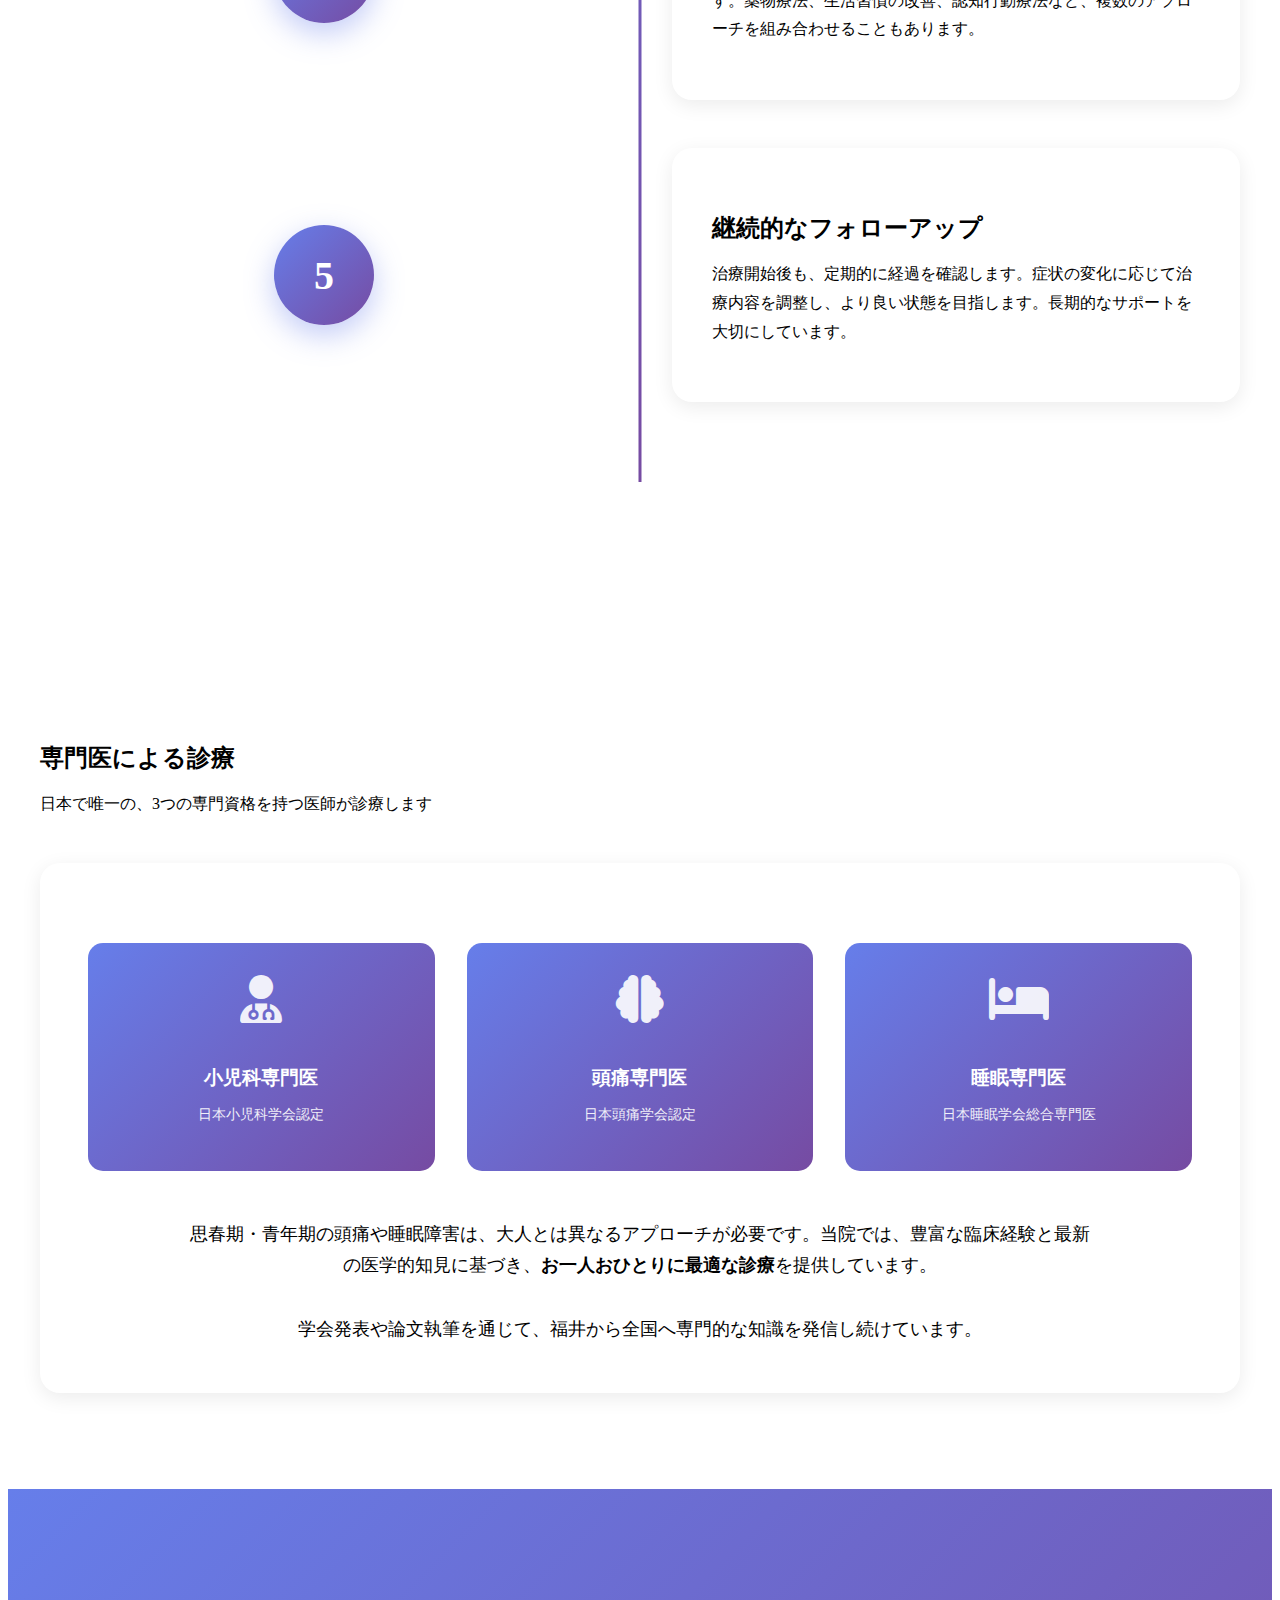
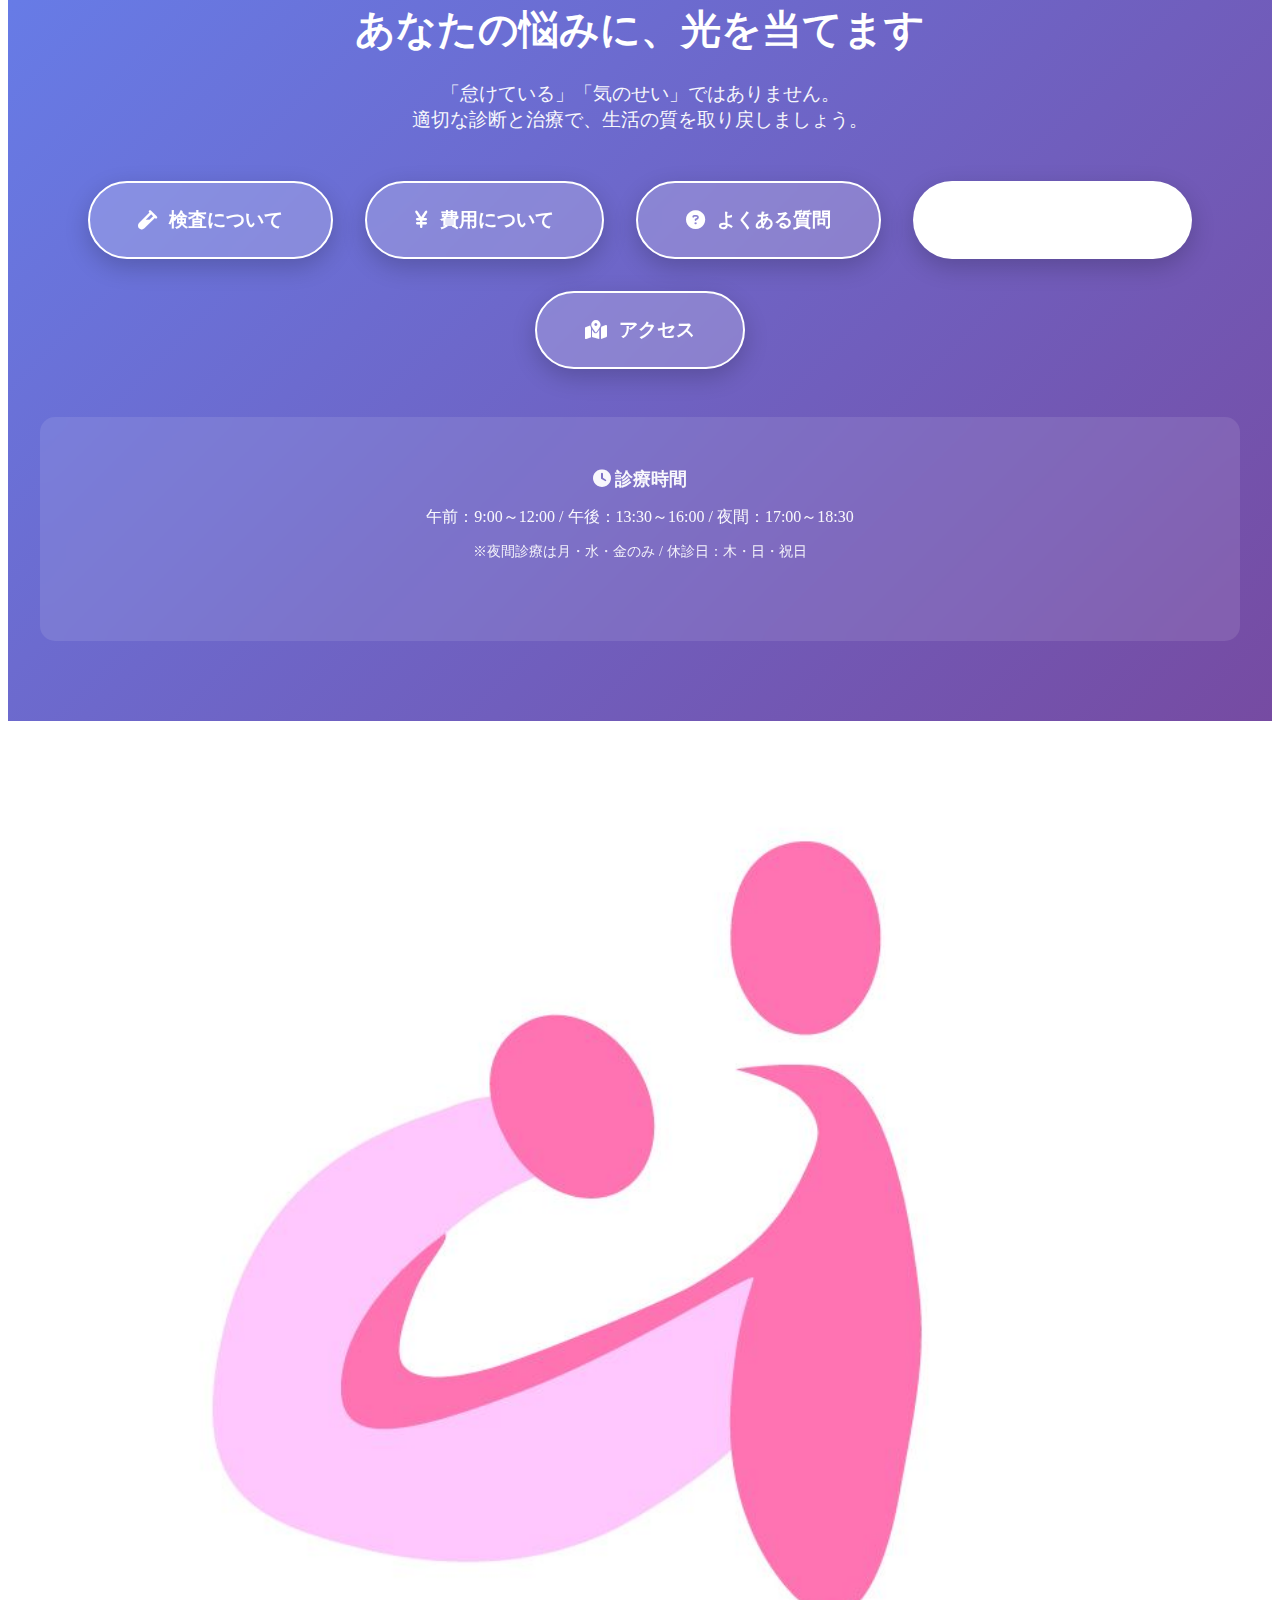
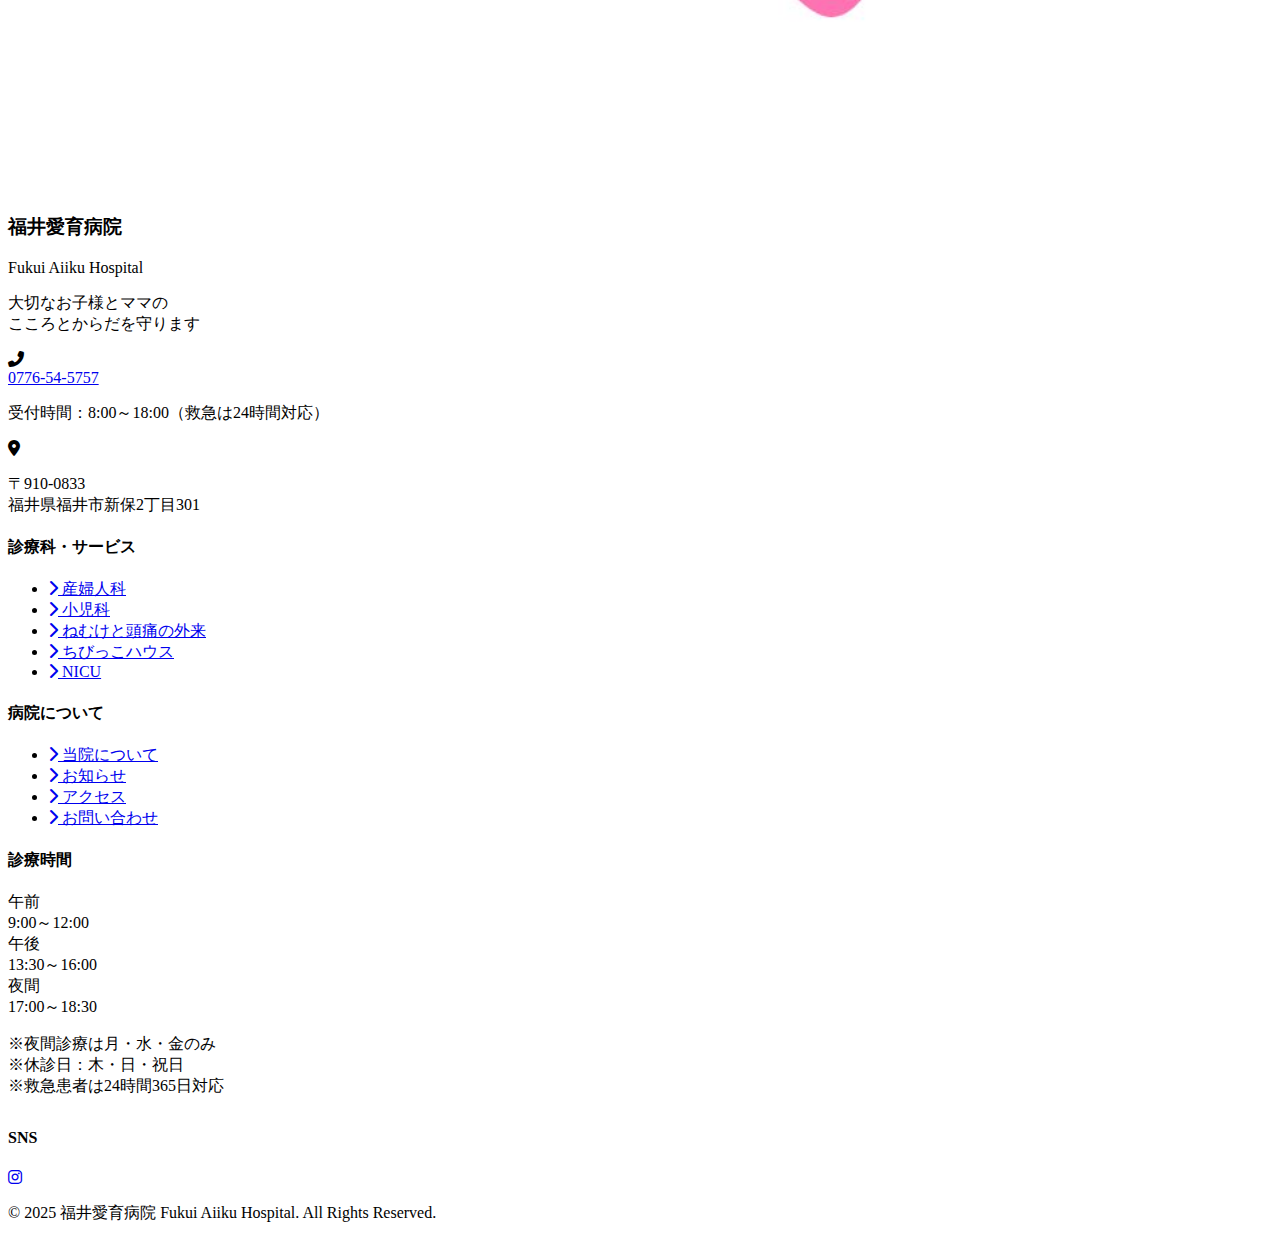
<file: sleep-headache.html>
<!DOCTYPE html>
<html lang="ja">
<head>
    <meta charset="UTF-8">
    <meta name="viewport" content="width=device-width, initial-scale=1.0">
    <title>ねむけと頭痛の外来 | 福井愛育病院</title>
    
    <!-- Font Awesome -->
    <link rel="stylesheet" href="https://cdnjs.cloudflare.com/ajax/libs/font-awesome/6.4.0/css/all.min.css">
    
    <!-- Google Fonts -->
    <link rel="preconnect" href="https://fonts.googleapis.com">
    <link rel="preconnect" href="https://fonts.gstatic.com" crossorigin>
    <link href="https://fonts.googleapis.com/css2?family=Noto+Sans+JP:wght@300;400;500;700;900&family=Noto+Serif+JP:wght@400;700&display=swap" rel="stylesheet">
    
    <link rel="stylesheet" href="css/style.css">
    
    <style>
        /* ========== ページ専用スタイル ========== */
        .page-hero {
            background: linear-gradient(135deg, #667eea 0%, #764ba2 100%);
            color: white;
            padding: 10rem 0 6rem;
            margin-top: 140px;
            position: relative;
            overflow: hidden;
        }
        
        .page-hero::before {
            content: '';
            position: absolute;
            top: -50%;
            right: -10%;
            width: 600px;
            height: 600px;
            background: rgba(255, 255, 255, 0.05);
            border-radius: 50%;
        }
        
        .page-hero-content {
            max-width: 1400px;
            margin: 0 auto;
            padding: 0 2rem;
            position: relative;
            z-index: 1;
            text-align: center;
        }
        
        .page-badge {
            display: inline-block;
            background: var(--accent-gold);
            color: var(--primary-navy);
            padding: 0.75rem 2rem;
            border-radius: 50px;
            font-weight: 700;
            font-size: 1.1rem;
            margin-bottom: 2rem;
            box-shadow: 0 4px 15px rgba(0, 0, 0, 0.2);
        }
        
        .page-title {
            font-size: 3.5rem;
            font-weight: 900;
            margin-bottom: 1.5rem;
            line-height: 1.3;
        }
        
        .page-subtitle {
            font-size: 1.5rem;
            margin-bottom: 1rem;
            opacity: 0.95;
            font-weight: 500;
        }
        
        .page-description {
            font-size: 1.1rem;
            opacity: 0.9;
            max-width: 800px;
            margin: 0 auto;
            line-height: 1.8;
        }
        
        /* 特別バッジセクション */
        .specialty-badges {
            display: flex;
            justify-content: center;
            gap: 2rem;
            margin-top: 3rem;
            flex-wrap: wrap;
        }
        
        .specialty-badge {
            background: rgba(255, 255, 255, 0.15);
            padding: 1.2rem 2rem;
            border-radius: 20px;
            backdrop-filter: blur(10px);
            border: 2px solid rgba(255, 255, 255, 0.3);
            display: flex;
            align-items: center;
            gap: 1rem;
            transition: all 0.3s ease;
        }
        
        .specialty-badge:hover {
            background: rgba(255, 255, 255, 0.25);
            transform: translateY(-5px);
        }
        
        .specialty-badge i {
            font-size: 2rem;
            color: var(--accent-gold);
        }
        
        .specialty-badge-text {
            text-align: left;
        }
        
        .specialty-badge-text strong {
            display: block;
            font-size: 1.1rem;
            font-weight: 700;
            margin-bottom: 0.25rem;
        }
        
        .specialty-badge-text span {
            font-size: 0.9rem;
            opacity: 0.9;
        }
        
        /* コンテンツセクション */
        .content-section {
            padding: 6rem 0;
            background: white;
        }
        
        .content-section.alt-bg {
            background: var(--bg-light);
        }
        
        .section-container {
            max-width: 1400px;
            margin: 0 auto;
            padding: 0 2rem;
        }
        
        /* 重要メッセージボックス */
        .important-message {
            background: linear-gradient(135deg, #fff5e6 0%, #ffe6cc 100%);
            border-left: 5px solid var(--accent-gold);
            padding: 2rem 3rem;
            border-radius: 15px;
            margin: 3rem 0;
            box-shadow: 0 5px 20px rgba(212, 175, 55, 0.2);
        }
        
        .important-message h3 {
            color: var(--primary-navy);
            font-size: 1.5rem;
            font-weight: 700;
            margin-bottom: 1rem;
            display: flex;
            align-items: center;
            gap: 0.75rem;
        }
        
        .important-message h3 i {
            color: var(--accent-gold);
            font-size: 1.8rem;
        }
        
        .important-message p {
            color: var(--text-dark);
            font-size: 1.1rem;
            line-height: 1.8;
            margin: 0;
        }
        
        .important-message ul {
            margin-top: 1rem;
            padding-left: 1.5rem;
        }
        
        .important-message ul li {
            margin: 0.75rem 0;
            font-size: 1.05rem;
            line-height: 1.7;
        }
        
        /* 対象疾患カード */
        .conditions-grid {
            display: grid;
            grid-template-columns: repeat(2, 1fr);
            gap: 2.5rem;
            margin-top: 3rem;
        }
        
        .condition-card {
            background: white;
            border-radius: 20px;
            padding: 3rem;
            box-shadow: 0 5px 20px rgba(0, 0, 0, 0.08);
            transition: all 0.4s ease;
            border: 2px solid transparent;
        }
        
        .condition-card:hover {
            transform: translateY(-10px);
            box-shadow: 0 15px 40px rgba(0, 0, 0, 0.15);
            border-color: var(--accent-purple);
        }
        
        .condition-icon {
            width: 80px;
            height: 80px;
            background: linear-gradient(135deg, #667eea, #764ba2);
            border-radius: 50%;
            display: flex;
            align-items: center;
            justify-content: center;
            font-size: 2.5rem;
            margin-bottom: 1.5rem;
            box-shadow: 0 8px 25px rgba(102, 126, 234, 0.4);
        }
        
        .condition-card h3 {
            font-size: 1.8rem;
            font-weight: 700;
            color: var(--primary-navy);
            margin-bottom: 1rem;
        }
        
        .condition-card p {
            font-size: 1.05rem;
            color: var(--text-gray);
            line-height: 1.8;
            margin-bottom: 1.5rem;
        }
        
        .condition-symptoms {
            background: var(--bg-light);
            padding: 1.5rem;
            border-radius: 12px;
            margin-top: 1.5rem;
        }
        
        .condition-symptoms h4 {
            font-size: 1.1rem;
            font-weight: 700;
            color: var(--primary-navy);
            margin-bottom: 1rem;
            display: flex;
            align-items: center;
            gap: 0.5rem;
        }
        
        .condition-symptoms ul {
            list-style: none;
            padding: 0;
            margin: 0;
        }
        
        .condition-symptoms ul li {
            padding: 0.5rem 0;
            padding-left: 1.5rem;
            position: relative;
            font-size: 0.95rem;
            color: var(--text-dark);
        }
        
        .condition-symptoms ul li::before {
            content: '✓';
            position: absolute;
            left: 0;
            color: var(--accent-purple);
            font-weight: 700;
        }
        
        /* プロセスタイムライン */
        .process-timeline {
            position: relative;
            padding: 2rem 0;
            margin: 3rem 0;
        }
        
        .process-timeline::before {
            content: '';
            position: absolute;
            left: 50%;
            top: 0;
            bottom: 0;
            width: 3px;
            background: linear-gradient(180deg, #667eea, #764ba2);
            transform: translateX(-50%);
        }
        
        .process-step {
            position: relative;
            margin: 3rem 0;
            display: grid;
            grid-template-columns: 1fr 1fr;
            gap: 4rem;
            align-items: center;
        }
        
        .process-step:nth-child(even) .process-content {
            order: 2;
        }
        
        .process-step:nth-child(even) .process-number {
            order: 1;
        }
        
        .process-number {
            position: relative;
            width: 100px;
            height: 100px;
            background: linear-gradient(135deg, #667eea, #764ba2);
            border-radius: 50%;
            display: flex;
            align-items: center;
            justify-content: center;
            color: white;
            font-size: 2.5rem;
            font-weight: 900;
            margin: 0 auto;
            box-shadow: 0 10px 30px rgba(102, 126, 234, 0.4);
            z-index: 2;
        }
        
        .process-content {
            background: white;
            padding: 2.5rem;
            border-radius: 20px;
            box-shadow: 0 5px 20px rgba(0, 0, 0, 0.08);
        }
        
        .process-content h3 {
            font-size: 1.5rem;
            font-weight: 700;
            color: var(--primary-navy);
            margin-bottom: 1rem;
        }
        
        .process-content p {
            font-size: 1rem;
            color: var(--text-gray);
            line-height: 1.8;
        }
        
        /* 医師紹介セクション */
        .doctor-intro {
            background: white;
            border-radius: 20px;
            padding: 3rem;
            box-shadow: 0 5px 20px rgba(0, 0, 0, 0.08);
            margin-top: 3rem;
        }
        
        .doctor-credentials {
            display: grid;
            grid-template-columns: repeat(3, 1fr);
            gap: 2rem;
            margin-top: 2rem;
        }
        
        .credential-card {
            background: linear-gradient(135deg, #667eea, #764ba2);
            color: white;
            padding: 2rem;
            border-radius: 15px;
            text-align: center;
            transition: all 0.3s ease;
        }
        
        .credential-card:hover {
            transform: translateY(-5px);
            box-shadow: 0 10px 30px rgba(102, 126, 234, 0.4);
        }
        
        .credential-card i {
            font-size: 3rem;
            margin-bottom: 1rem;
            opacity: 0.9;
        }
        
        .credential-card h4 {
            font-size: 1.2rem;
            font-weight: 700;
            margin-bottom: 0.5rem;
        }
        
        .credential-card p {
            font-size: 0.9rem;
            opacity: 0.9;
        }
        
        /* CTAセクション */
        .cta-section {
            background: linear-gradient(135deg, #667eea 0%, #764ba2 100%);
            color: white;
            padding: 5rem 0;
            text-align: center;
        }
        
        .cta-content h2 {
            font-size: 2.5rem;
            font-weight: 900;
            margin-bottom: 1.5rem;
        }
        
        .cta-content p {
            font-size: 1.2rem;
            margin-bottom: 3rem;
            opacity: 0.95;
        }
        
        .cta-buttons {
            display: flex;
            gap: 2rem;
            justify-content: center;
            flex-wrap: wrap;
        }
        
        .cta-button {
            padding: 1.5rem 3rem;
            border-radius: 50px;
            text-decoration: none;
            font-weight: 700;
            font-size: 1.2rem;
            transition: all 0.3s ease;
            display: inline-flex;
            align-items: center;
            gap: 0.75rem;
            box-shadow: 0 8px 25px rgba(0, 0, 0, 0.2);
        }
        
        .cta-button-primary {
            background: white;
            color: var(--accent-purple);
        }
        
        .cta-button-primary:hover {
            transform: translateY(-3px);
            box-shadow: 0 12px 35px rgba(0, 0, 0, 0.3);
        }
        
        .cta-button-secondary {
            background: rgba(255, 255, 255, 0.2);
            color: white;
            border: 2px solid white;
            backdrop-filter: blur(10px);
        }
        
        .cta-button-secondary:hover {
            background: white;
            color: var(--accent-purple);
        }
        
        /* レスポンシブ */
        @media (max-width: 992px) {
            .page-title {
                font-size: 2.5rem;
            }
            
            .conditions-grid {
                grid-template-columns: 1fr;
                gap: 2rem;
            }
            
            .process-step {
                grid-template-columns: 1fr;
                gap: 2rem;
            }
            
            .process-timeline::before {
                left: 30px;
            }
            
            .process-step:nth-child(even) .process-content {
                order: 1;
            }
            
            .process-step:nth-child(even) .process-number {
                order: 1;
            }
            
            .doctor-credentials {
                grid-template-columns: 1fr;
            }
            
            .specialty-badges {
                flex-direction: column;
                align-items: center;
            }
        }
        
        @media (max-width: 768px) {
            .page-hero {
                padding: 8rem 0 4rem;
            }
            
            .page-title {
                font-size: 2rem;
            }
            
            .page-subtitle {
                font-size: 1.2rem;
            }
            
            .condition-card {
                padding: 2rem;
            }
            
            .important-message {
                padding: 1.5rem 2rem;
            }
        }
    </style>

<style>
/* 元のヘッダーを非表示 */
.top-bar,
.header-top:not(.unified-header-top),
.main-nav {
    display: none !important;
}

/* 統一ヘッダーのレスポンシブ対応 */
@media (max-width: 768px) {
    .unified-header-top > div {
        flex-direction: column;
        gap: 0.8rem !important;
    }
}
</style>

</head>
<body>
    <!-- 統一トップバー -->
    <div class="unified-header-top" style="background: #2C3E50; padding: 0.8rem 0; border-bottom: 3px solid #D4AF37; position: sticky; top: 0; z-index: 1001;">
        <div style="max-width: 1400px; margin: 0 auto; padding: 0 2rem; display: flex; justify-content: space-between; align-items: center; flex-wrap: wrap; gap: 1rem;">
            <div style="display: flex; gap: 1.5rem; align-items: center;">
                <div style="display: flex; align-items: center; gap: 0.5rem; color: white; font-size: 0.9rem;">
                    <span style="font-weight: 700; color: #D4AF37; font-size: 0.95rem;">福井愛育病院</span>
                </div>
                <div style="color: #D4AF37; font-size: 1.2rem; margin: 0 0.5rem;">|</div>
                <div style="display: flex; align-items: center; gap: 0.5rem; color: white; font-size: 0.9rem;">
                    <i class="fas fa-phone-alt"></i>
                    <span style="font-weight: 700; color: #D4AF37; font-size: 1.1rem;">0776-54-5757</span>
                </div>
                <div style="display: flex; align-items: center; gap: 0.5rem; color: white; font-size: 0.9rem;">
                    <i class="fas fa-map-marker-alt"></i>
                    <span>〒910-0833 福井県福井市新保2丁目301</span>
                </div>
                <div style="display: flex; align-items: center; gap: 0.5rem; display: none !important;">
                    <a href="satogaeri.html" style="display: flex; align-items: center; gap: 0.4rem; color: white; text-decoration: none; padding: 0.4rem 0.8rem; background: linear-gradient(135deg, #F8BBD0, #F06292); border-radius: 20px;">
                        <i class="fas fa-home"></i>
                        <span>里帰り分娩</span>
                    </a>
                </div>
            </div>
            <div style="color: #D4AF37; font-size: 1.2rem; margin: 0 0.5rem;">|</div>
            <div style="display: flex; gap: 0.5rem; font-size: 0.9rem;">
                <a href="obstetrics.html" style="color: white; text-decoration: none;">産婦人科</a>・<a href="pediatrics.html" style="color: white; text-decoration: none;">小児科</a>・<a href="pediatrics.html#allergy" style="color: white; text-decoration: none;">アレルギー科</a>・<a href="child-psychiatry.html" style="color: white; text-decoration: none;">児童精神科</a>
            </div>
        </div>
    </div>


    <!-- ========== ヘッダー（index.htmlと同じ） ========== -->
    <header class="header">
        <div class="header-top">
            <div class="header-top-content">
                <div class="header-contact">
                    <div class="contact-item">
                        <span style="font-weight: 700; color: #D4AF37; font-size: 0.95rem; letter-spacing: 0.05em; margin-right: 2rem;">福井愛育病院</span>
                    </div>
                    <div class="contact-item">
                        <i class="fas fa-phone-alt"></i>
                        <span class="phone-number">0776-54-5757</span>
                    </div>
                    <div class="contact-item">
                        <i class="fas fa-map-marker-alt"></i>
                        <span>〒910-0833 福井市新保2丁目301</span>
                    </div>

                </div>
                <div class="header-departments">
                    <a href="obstetrics.html" style="color: white; text-decoration: none;">産婦人科</a>・<a href="pediatrics.html" style="color: white; text-decoration: none;">小児科</a>・<a href="pediatrics.html#allergy" style="color: white; text-decoration: none;">アレルギー科</a>・<a href="child-psychiatry.html" style="color: white; text-decoration: none;">児童精神科</a>
                </div>
            </div>
        </div>
        
        <div class="header-main">
            <div class="header-main-content">
                <a href="index.html" class="logo">
                    <div class="logo-image">
                        <img src="logo.jpg" alt="福井愛育病院ロゴ" style="width: 100%; height: 100%; object-fit: cover; border-radius: 50%;">
                    </div>
                    <div class="logo-text">
                        <h1>福井愛育病院</h1>
                        <p>Fukui Aiiku Hospital</p>
                    </div>
                </a>
                
                <nav class="main-nav">
                    <ul class="nav-list">
                        <li class="nav-item"><a href="index.html" class="nav-link">ホーム</a></li>
                        <li class="nav-item"><a href="sleep-headache.html" class="nav-link">外来トップ</a></li>
                        <li class="nav-item"><a href="sleep-headache-tests.html" class="nav-link">検査について</a></li>
                        <li class="nav-item"><a href="sleep-headache-cost.html" class="nav-link">費用について</a></li>
                        <li class="nav-item"><a href="sleep-headache-faq.html" class="nav-link">よくある質問</a></li>
                    </ul>
                    
                    <div class="header-cta">
                        <a href="obstetrics.html" class="cta-button cta-primary">
                            <i class="fas fa-calendar-check"></i>
                            産婦人科予約
                        </a>
                        <a href="chibihouse_reservation.html" class="cta-button cta-secondary">
                            <i class="fas fa-child"></i>
                            ちびっこハウス予約
                        </a>
                    </div>
                </nav>
                
                <button class="hamburger">
                    <span></span>
                    <span></span>
                    <span></span>
                </button>
            </div>
        </div>
    </header>
    
    <!-- ========== ページヒーロー ========== -->
    <section class="page-hero">
        <div class="page-hero-content">
            <span class="page-badge">🏆 全国初</span>
            <h1 class="page-title">ねむけと頭痛の外来</h1>
            <p class="page-subtitle">小児科専門医 × 頭痛専門医 × 睡眠専門医による専門診療</p>
            <p class="page-description">
                「起床困難」「日中の強い眠気」「片頭痛」—— これらの症状で悩んでいる思春期・青年期の方々へ。<br>
                当院では、全国でも珍しい専門的なアプローチで、あなたの症状に寄り添います。
            </p>
            
            <div class="specialty-badges">
                <div class="specialty-badge">
                    <i class="fas fa-user-md"></i>
                    <div class="specialty-badge-text">
                        <strong>小児科専門医</strong>
                        <span>思春期・青年期に特化</span>
                    </div>
                </div>
                <div class="specialty-badge">
                    <i class="fas fa-brain"></i>
                    <div class="specialty-badge-text">
                        <strong>頭痛専門医</strong>
                        <span>日本頭痛学会認定</span>
                    </div>
                </div>
                <div class="specialty-badge">
                    <i class="fas fa-bed"></i>
                    <div class="specialty-badge-text">
                        <strong>睡眠専門医</strong>
                        <span>日本睡眠学会総合専門医</span>
                    </div>
                </div>
            </div>
        </div>
    </section>
    
    <!-- ========== 重要メッセージ ========== -->
    <section class="content-section">
        <div class="section-container">
            <div class="important-message">
                <h3>
                    <i class="fas fa-lightbulb"></i>
                    こんな症状で困っていませんか？
                </h3>
                <p>
                    「朝起きられない」「学校に行けない」と悩んでいる方の多くは、<strong>起立性調節障害だけではない</strong>可能性があります。
                </p>
                <ul>
                    <li><strong>頭痛（特に片頭痛）</strong>と<strong>ねむけ（中枢性過眠症）</strong>、そして<strong>起立性調節障害</strong>は、それぞれが重なり合っていることが多いのです</li>
                    <li>起床困難の原因は、起立性調節障障害だけではありません</li>
                    <li>思春期や青年期に多い症状ですが、<strong>適切な診断と治療を受けられていない方</strong>が全国に多くいらっしゃいます</li>
                </ul>
                <p style="margin-top: 1rem; font-weight: 600; color: var(--accent-purple);">
                    当院では、これらの症状に「光を当てる」専門診療を行っています。
                </p>
            </div>
            
            <div class="section-header" style="margin-top: 5rem;">
                <h2 class="section-title">
                    当院が対応する<span class="title-highlight">主な症状</span>
                </h2>
                <p class="section-subtitle">
                    専門的な知識と経験で、複雑に絡み合う症状を丁寧に診断します
                </p>
            </div>
        </div>
    </section>
    
    <!-- ========== 対象疾患 ========== -->
    <section class="content-section alt-bg">
        <div class="section-container">
            <div class="conditions-grid">
                <!-- 頭痛（片頭痛） -->
                <div class="condition-card">
                    <div class="condition-icon">🧠</div>
                    <h3>頭痛（主に片頭痛）</h3>
                    <p>
                        片頭痛は単なる「頭痛」ではなく、<strong>神経学的疾患</strong>です。WHO認定の「最も生活に支障をきたす疾患」トップ10に入る重要な疾患で、適切な治療が必要です。
                    </p>
                    <div class="condition-symptoms">
                        <h4><i class="fas fa-check-circle"></i> こんな症状があります</h4>
                        <ul>
                            <li>ズキンズキンと脈打つような頭痛</li>
                            <li>吐き気や嘔吐を伴う</li>
                            <li>光や音に敏感になる</li>
                            <li>学校や仕事に行けなくなる</li>
                            <li>月に数回〜数十回発作が起こる</li>
                        </ul>
                    </div>
                    <div class="condition-symptoms" style="margin-top: 1rem; background: #e8f4f8;">
                        <h4 style="color: var(--accent-blue);"><i class="fas fa-info-circle"></i> 対象年齢</h4>
                        <p style="margin: 0; font-weight: 600;">10代〜何歳でも診療します</p>
                    </div>
                </div>
                
                <!-- 中枢性過眠症 -->
                <div class="condition-card">
                    <div class="condition-icon">😴</div>
                    <h3>中枢性過眠症（ねむけ）</h3>
                    <p>
                        <strong>ナルコレプシータイプ1・2、特発性過眠症</strong>など、日中に強い眠気が続く疾患です。「怠けている」のではなく、脳の覚醒維持機能に問題がある医学的な病気です。
                    </p>
                    <div class="condition-symptoms">
                        <h4><i class="fas fa-check-circle"></i> こんな症状があります</h4>
                        <ul>
                            <li>日中、我慢できないほど眠くなる</li>
                            <li>授業中や会議中に居眠りしてしまう</li>
                            <li>十分に寝ているのに日中眠い</li>
                            <li>感情が高ぶると力が抜ける（カタプレキシー）</li>
                            <li>朝起きられない、起床困難</li>
                        </ul>
                    </div>
                    <div class="condition-symptoms" style="margin-top: 1rem; background: #e8f4f8;">
                        <h4 style="color: var(--accent-blue);"><i class="fas fa-info-circle"></i> 対象年齢</h4>
                        <p style="margin: 0; font-weight: 600;">主に10代〜20代（思春期・青年期）</p>
                    </div>
                </div>
            </div>
            
            <!-- 重要な関連性 -->
            <div class="important-message" style="margin-top: 4rem; background: linear-gradient(135deg, #e8f4f8 0%, #d4e8f4 100%); border-left-color: var(--accent-purple);">
                <h3>
                    <i class="fas fa-link"></i>
                    症状は単独ではなく、重なり合っています
                </h3>
                <p>
                    <strong>頭痛・ねむけ・起立性調節障害</strong>の3つは、互いに関連していることが非常に多いです。
                </p>
                <ul>
                    <li>片頭痛があると、睡眠の質が悪化し、日中の眠気につながることがある</li>
                    <li>睡眠障害があると、朝起きられず、起立性調節障害と誤診されることがある</li>
                    <li>起立性調節障害だけの治療では改善しない場合、背景に頭痛や睡眠障害が隠れている可能性がある</li>
                </ul>
                <p style="margin-top: 1rem; font-weight: 600; color: var(--accent-purple);">
                    当院では、これらを総合的に診断し、根本的な原因にアプローチします。
                </p>
            </div>
        </div>
    </section>
    
    <!-- ========== 診療の流れ ========== -->
    <section class="content-section">
        <div class="section-container">
            <div class="section-header">
                <h2 class="section-title">
                    診療の<span class="title-highlight">流れ</span>
                </h2>
                <p class="section-subtitle">
                    初診から検査、治療まで、丁寧にサポートします
                </p>
            </div>
            
            <div class="process-timeline">
                <div class="process-step">
                    <div class="process-number">1</div>
                    <div class="process-content">
                        <h3>初診・問診</h3>
                        <p>
                            詳しい症状の聞き取りを行います。いつから症状が始まったか、どのような状況で起こるか、生活への影響など、時間をかけて丁寧にお伺いします。頭痛日記や睡眠日誌をつけている場合は、ぜひお持ちください。
                        </p>
                    </div>
                </div>
                
                <div class="process-step">
                    <div class="process-number">2</div>
                    <div class="process-content">
                        <h3>診察・診断</h3>
                        <p>
                            専門医による詳細な診察を行います。頭痛の種類、睡眠の状態、起立性の問題など、複合的に評価します。必要に応じて、血液検査や画像検査（MRIなど）を行う場合もあります。
                        </p>
                    </div>
                </div>
                
                <div class="process-step">
                    <div class="process-number">3</div>
                    <div class="process-content">
                        <h3>精密検査（必要に応じて）</h3>
                        <p>
                            <strong>終夜睡眠ポリグラフィー（PSG）</strong>や<strong>反復睡眠潜時試験（MSLT）</strong>など、睡眠の状態を詳しく調べる検査を行います。これにより、ナルコレプシーや特発性過眠症などの正確な診断が可能になります。
                        </p>
                    </div>
                </div>
                
                <div class="process-step">
                    <div class="process-number">4</div>
                    <div class="process-content">
                        <h3>治療計画の立案</h3>
                        <p>
                            診断結果をもとに、お一人おひとりに最適な治療計画を提案します。薬物療法、生活習慣の改善、認知行動療法など、複数のアプローチを組み合わせることもあります。
                        </p>
                    </div>
                </div>
                
                <div class="process-step">
                    <div class="process-number">5</div>
                    <div class="process-content">
                        <h3>継続的なフォローアップ</h3>
                        <p>
                            治療開始後も、定期的に経過を確認します。症状の変化に応じて治療内容を調整し、より良い状態を目指します。長期的なサポートを大切にしています。
                        </p>
                    </div>
                </div>
            </div>
        </div>
    </section>
    
    <!-- ========== 医師紹介 ========== -->
    <section class="content-section alt-bg">
        <div class="section-container">
            <div class="section-header">
                <h2 class="section-title">
                    専門医による<span class="title-highlight">診療</span>
                </h2>
                <p class="section-subtitle">
                    日本で唯一の、3つの専門資格を持つ医師が診療します
                </p>
            </div>
            
            <div class="doctor-intro">
                <div class="doctor-credentials">
                    <div class="credential-card">
                        <i class="fas fa-user-md"></i>
                        <h4>小児科専門医</h4>
                        <p>日本小児科学会認定</p>
                    </div>
                    <div class="credential-card">
                        <i class="fas fa-brain"></i>
                        <h4>頭痛専門医</h4>
                        <p>日本頭痛学会認定</p>
                    </div>
                    <div class="credential-card">
                        <i class="fas fa-bed"></i>
                        <h4>睡眠専門医</h4>
                        <p>日本睡眠学会総合専門医</p>
                    </div>
                </div>
                
                <div style="margin-top: 3rem; text-align: center;">
                    <p style="font-size: 1.1rem; line-height: 1.8; color: var(--text-dark); max-width: 900px; margin: 0 auto;">
                        思春期・青年期の頭痛や睡眠障害は、大人とは異なるアプローチが必要です。当院では、豊富な臨床経験と最新の医学的知見に基づき、<strong>お一人おひとりに最適な診療</strong>を提供しています。<br><br>
                        学会発表や論文執筆を通じて、福井から全国へ専門的な知識を発信し続けています。
                    </p>
                </div>
            </div>
        </div>
    </section>
    
    <!-- ========== CTA ========== -->
    <section class="cta-section">
        <div class="section-container">
            <div class="cta-content">
                <h2>あなたの悩みに、光を当てます</h2>
                <p>
                    「怠けている」「気のせい」ではありません。<br>
                    適切な診断と治療で、生活の質を取り戻しましょう。
                </p>
                <div class="cta-buttons">
                    <a href="sleep-headache-tests.html" class="cta-button cta-button-secondary">
                        <i class="fas fa-vial"></i>
                        検査について
                    </a>
                    <a href="sleep-headache-cost.html" class="cta-button cta-button-secondary">
                        <i class="fas fa-yen-sign"></i>
                        費用について
                    </a>
                    <a href="sleep-headache-faq.html" class="cta-button cta-button-secondary">
                        <i class="fas fa-question-circle"></i>
                        よくある質問
                    </a>
                    <a href="tel:0776545757" class="cta-button cta-button-primary">
                        <i class="fas fa-phone-alt"></i>
                        電話で予約・相談
                    </a>
                    <a href="index.html#access" class="cta-button cta-button-secondary">
                        <i class="fas fa-map-marked-alt"></i>
                        アクセス
                    </a>
                </div>
                
                <div style="margin-top: 3rem; padding: 2rem; background: rgba(255, 255, 255, 0.1); border-radius: 15px; backdrop-filter: blur(10px);">
                    <p style="font-size: 1.1rem; margin-bottom: 1rem; font-weight: 600;">
                        <i class="fas fa-clock"></i> 診療時間
                    </p>
                    <p style="font-size: 1rem; opacity: 0.95; margin-bottom: 0.5rem;">
                        午前：9:00～12:00 / 午後：13:30～16:00 / 夜間：17:00～18:30
                    </p>
                    <p style="font-size: 0.9rem; opacity: 0.9;">
                        ※夜間診療は月・水・金のみ / 休診日：木・日・祝日
                    </p>
                </div>
            </div>
        </div>
    </section>
    
    <!-- ========== フッター（index.htmlと同じ） ========== -->
    <footer class="footer">
        <div class="footer-main">
            <div class="footer-info">
                <div class="footer-logo">
                    <div class="footer-logo-icon">
                        <img src="logo.jpg" alt="福井愛育病院ロゴ" style="width: 100%; height: 100%; object-fit: cover; border-radius: 50%;">
                    </div>
                    <div class="footer-logo-text">
                        <h3>福井愛育病院</h3>
                        <p>Fukui Aiiku Hospital</p>
                    </div>
                </div>
                <p class="footer-tagline">
                    大切なお子様とママの<br>こころとからだを守ります
                </p>
                <div class="footer-contact-list">
                    <div class="footer-contact-item">
                        <i class="fas fa-phone-alt"></i>
                        <div class="footer-contact-text">
                            <a href="tel:0776545757" class="footer-phone">0776-54-5757</a>
                            <p class="footer-phone-note">受付時間：8:00～18:00（救急は24時間対応）</p>
                        </div>
                    </div>
                    <div class="footer-contact-item">
                        <i class="fas fa-map-marker-alt"></i>
                        <div class="footer-contact-text">
                            <p>〒910-0833<br>福井県福井市新保2丁目301</p>
                        </div>
                    </div>
                </div>
            </div>
            
            <div class="footer-links">
                <h4>診療科・サービス</h4>
                <ul>
                    <li><a href="obstetrics.html"><i class="fas fa-chevron-right"></i> 産婦人科</a></li>
                    <li><a href="pediatrics.html"><i class="fas fa-chevron-right"></i> 小児科</a></li>
                    <li><a href="sleep-headache.html"><i class="fas fa-chevron-right"></i> ねむけと頭痛の外来</a></li>
                    <li><a href="chibihouse_reservation.html"><i class="fas fa-chevron-right"></i> ちびっこハウス</a></li>
                    <li><a href="pediatrics.html#nicu"><i class="fas fa-chevron-right"></i> NICU</a></li>
                </ul>
            </div>
            
            <div class="footer-links">
                <h4>病院について</h4>
                <ul>
                    <li><a href="index.html"><i class="fas fa-chevron-right"></i> 当院について</a></li>
                    <li><a href="index.html"><i class="fas fa-chevron-right"></i> お知らせ</a></li>
                    <li><a href="index.html"><i class="fas fa-chevron-right"></i> アクセス</a></li>
                    <li><a href="index.html"><i class="fas fa-chevron-right"></i> お問い合わせ</a></li>
                </ul>
            </div>
            
            <div class="footer-hours">
                <h4>診療時間</h4>
                <div class="hours-table">
                    <div class="hours-row">
                        <div class="hours-label">午前</div>
                        <div class="hours-time">9:00～12:00</div>
                    </div>
                    <div class="hours-row">
                        <div class="hours-label">午後</div>
                        <div class="hours-time">13:30～16:00</div>
                    </div>
                    <div class="hours-row">
                        <div class="hours-label">夜間</div>
                        <div class="hours-time">17:00～18:30</div>
                    </div>
                </div>
                <p class="hours-note">
                    ※夜間診療は月・水・金のみ<br>
                    ※休診日：木・日・祝日<br>
                    ※救急患者は24時間365日対応
                </p>
                
                <div class="footer-social" style="margin-top: 2rem;">
                    <h4>SNS</h4>
                    <div class="social-links">
                        <a href="https://www.instagram.com/fukui_aiiku_hospital/" target="_blank" rel="noopener noreferrer" class="social-link instagram">
                            <i class="fab fa-instagram"></i>
                        </a>
                    </div>
                </div>
            </div>
        </div>
        
        <div class="footer-bottom">
            <p class="footer-copyright">
                &copy; 2025 福井愛育病院 Fukui Aiiku Hospital. All Rights Reserved.
            </p>
        </div>
    </footer>
    
    <script>
        // ヘッダースクロール効果
        window.addEventListener('scroll', function() {
            const header = document.querySelector('.header');
            if (window.scrollY > 50) {
                header.classList.add('scrolled');
            } else {
                header.classList.remove('scrolled');
            }
        });
    </script>
</body>
</html>
</file>
<file: css/style.css>
/* ========== ヘッダー - 標榜科表示 ========== */
/* トップバーの標榜科 */
.header-departments {
    display: flex;
    align-items: center;
    font-size: 0.85rem;
    color: rgba(255, 255, 255, 0.9);
    padding-left: 2rem;
    border-left: 2px solid rgba(212, 175, 55, 0.5);
}

.header-departments span {
    font-weight: 500;
}

/* レスポンシブ：スマホで非表示 */
@media (max-width: 992px) {
    .header-departments {
        display: none;
    }
}

/* ========== ヘッダー全体 ========== */
.header-top {
    padding: 0.5rem 0; /* 0.75rem から 0.5rem に縮小 */
}

.header-main {
    padding: 0.5rem 0; /* 1rem から 0.5rem に縮小 */
}

.logo-image {
    width: 50px; /* 60px から 50px に縮小 */
    height: 50px;
}

.logo-text h1 {
    font-size: 1.3rem; /* 1.5rem から 1.3rem に縮小 */
    margin-bottom: 0.1rem; /* 0.2rem から 0.1rem に縮小 */
}

.logo-text p {
    font-size: 0.8rem; /* 0.85rem から 0.8rem に縮小 */
}

/* ========== ヒーローセクション（スライドショー） ========== */
.hero {
    position: relative;
    width: 100%;
    height: 100vh;
    min-height: 700px;
    overflow: hidden;
    margin-top: 110px; /* 140px から 110px に縮小 */
}

/* スライダーコンテナ */
.hero-slider {
    position: relative;
    width: 100%;
    height: 100%;
}

/* 個別スライド - 絶対配置で重ねる */
.hero-slide {
    position: absolute !important;
    top: 0 !important;
    left: 0 !important;
    width: 100% !important;
    height: 100% !important;
    opacity: 0;
    visibility: hidden;
    transition: opacity 1.5s ease, visibility 1.5s ease;
    z-index: 1;
}

.hero-slide.active {
    opacity: 1 !important;
    visibility: visible !important;
    z-index: 2 !important;
}

/* 背景画像 */
.hero-background {
    position: absolute;
    top: 0;
    left: 0;
    width: 100%;
    height: 100%;
    z-index: 1;
}

.hero-image {
    width: 100%;
    height: 100%;
    object-fit: cover;
    object-position: center;
}

/* 仮の背景色（画像がない場合） */
.hero-slide:nth-child(1) .hero-background {
    background: linear-gradient(135deg, #E8F4F8 0%, #C9B896 100%);
}
.hero-slide:nth-child(2) .hero-background {
    background: linear-gradient(135deg, #FFB6B9 0%, #FFC3C3 100%);
}
.hero-slide:nth-child(3) .hero-background {
    background: linear-gradient(135deg, #2C3E50 0%, #3498DB 100%);
}
.hero-slide:nth-child(4) .hero-background {
    background: linear-gradient(135deg, #D4AF37 0%, #F39C12 100%);
}
.hero-slide:nth-child(5) .hero-background {
    background: linear-gradient(135deg, #8E44AD 0%, #C39BD3 100%);
}

/* オーバーレイ */
.hero-overlay {
    position: absolute;
    top: 0;
    left: 0;
    width: 100%;
    height: 100%;
    background: linear-gradient(
        135deg,
        rgba(44, 62, 80, 0.7) 0%,
        rgba(201, 184, 150, 0.4) 100%
    );
    z-index: 2;
}

/* コンテンツ */
.hero-content {
    position: relative;
    z-index: 3;
    text-align: center;
    color: white;
    padding: 2rem;
    display: flex;
    flex-direction: column;
    align-items: center;
    justify-content: center;
    height: 100%;
    padding-bottom: 300px; /* 下部の固定要素のスペース */
}

/* バッジ */
.hero-badge {
    display: inline-flex;
    align-items: center;
    gap: 0.5rem;
    background: linear-gradient(135deg, #D4AF37, #C9B896);
    color: white;
    padding: 0.75rem 1.5rem;
    border-radius: 50px;
    font-size: 0.9rem;
    font-weight: 600;
    margin-bottom: 2rem;
    box-shadow: 0 4px 15px rgba(212, 175, 55, 0.4);
}

/* タイトル */
.hero-title {
    font-size: 3.5rem;
    font-weight: 700;
    line-height: 1.3;
    margin-bottom: 1.5rem;
    letter-spacing: 0.05em;
    text-shadow: 2px 2px 8px rgba(0, 0, 0, 0.3);
}

.hero-title-highlight {
    background: linear-gradient(135deg, #D4AF37, #C9B896);
    -webkit-background-clip: text;
    -webkit-text-fill-color: transparent;
    background-clip: text;
}

/* サブタイトル */
.hero-subtitle {
    font-size: 1.2rem;
    line-height: 1.8;
    color: rgba(255, 255, 255, 0.95);
    text-shadow: 1px 1px 5px rgba(0, 0, 0, 0.2);
}

/* 固定特徴アイコン */
.hero-features-fixed {
    position: absolute;
    bottom: 200px;
    left: 50%;
    transform: translateX(-50%);
    display: flex;
    justify-content: center;
    gap: 2rem;
    z-index: 10;
    flex-wrap: wrap;
    max-width: 1200px;
    padding: 0 2rem;
}

.hero-feature-item {
    display: flex;
    align-items: center;
    gap: 1rem;
    background-color: rgba(44, 62, 80, 0.9);
    padding: 1.2rem 2rem;
    border-radius: 50px;
    backdrop-filter: blur(10px);
    border: 2px solid #D4AF37;
    box-shadow: 0 8px 30px rgba(0, 0, 0, 0.4);
    transition: all 0.3s ease;
}

.hero-feature-item:hover {
    transform: translateY(-5px);
    box-shadow: 0 12px 40px rgba(212, 175, 55, 0.5);
}

.hero-feature-icon {
    width: 60px;
    height: 60px;
    background: linear-gradient(135deg, #D4AF37, #C9B896);
    border-radius: 50%;
    display: flex;
    align-items: center;
    justify-content: center;
    font-size: 1.8rem;
    color: white;
    flex-shrink: 0;
    box-shadow: 0 4px 15px rgba(212, 175, 55, 0.4);
}

.hero-feature-text {
    display: flex;
    flex-direction: column;
    align-items: flex-start;
}

.hero-feature-number {
    font-size: 1.6rem;
    font-weight: 900;
    color: #D4AF37;
    text-shadow: 0 2px 8px rgba(0, 0, 0, 0.5);
    letter-spacing: 0.05em;
}

.hero-feature-label {
    font-size: 0.9rem;
    color: white;
    font-weight: 600;
    text-shadow: 0 1px 4px rgba(0, 0, 0, 0.5);
}


/* 固定CTAボタン */
.hero-buttons-fixed {
    position: absolute;
    bottom: 120px;
    left: 50%;
    transform: translateX(-50%);
    display: flex;
    justify-content: center;
    gap: 1.5rem;
    z-index: 10;
    flex-wrap: wrap;
    padding: 0 2rem;
}

.hero-btn {
    display: inline-flex;
    align-items: center;
    gap: 0.75rem;
    padding: 1rem 2rem;
    border-radius: 50px;
    text-decoration: none;
    font-weight: 600;
    font-size: 1rem;
    box-shadow: 0 4px 15px rgba(0, 0, 0, 0.2);
    transition: all 0.3s ease;
}

.btn-primary {
    background: linear-gradient(135deg, #D4AF37, #C9B896);
    color: white;
}

.btn-secondary {
    background-color: white;
    color: #2C3E50;
}

.btn-tertiary {
    background-color: transparent;
    border: 2px solid white;
    color: white;
}

/* スライダーコントロール */
.hero-controls {
    position: absolute;
    bottom: 40px;
    left: 50%;
    transform: translateX(-50%);
    display: flex;
    align-items: center;
    gap: 2rem;
    z-index: 20;
}

.hero-control-btn {
    width: 50px;
    height: 50px;
    border: 2px solid rgba(255, 255, 255, 0.5);
    background-color: rgba(255, 255, 255, 0.1);
    backdrop-filter: blur(10px);
    border-radius: 50%;
    color: white;
    font-size: 1.2rem;
    cursor: pointer;
    transition: all 0.3s ease;
    display: flex;
    align-items: center;
    justify-content: center;
}

.hero-control-btn:hover {
    background-color: rgba(255, 255, 255, 0.3);
}

/* ナビゲーションドット */
.hero-dots {
    display: flex;
    gap: 1rem;
}

.hero-dot {
    width: 15px;
    height: 15px;
    border-radius: 50%;
    border: 2px solid rgba(255, 255, 255, 0.5);
    background-color: transparent;
    cursor: pointer;
    transition: all 0.3s ease;
}

.hero-dot.active {
    background: linear-gradient(135deg, #D4AF37, #C9B896);
    border-color: #D4AF37;
    width: 40px;
    border-radius: 10px;
}

/* スクロールダウン */
.scroll-down {
    position: absolute;
    bottom: 20px;
    right: 30px;
    display: flex;
    flex-direction: column;
    align-items: center;
    gap: 0.5rem;
    color: white;
    font-size: 0.85rem;
    z-index: 20;
}

/* ========== 3つの特徴セクション ========== */
.features-section {
    padding: 80px 0;
    background-color: #FAFAFA;
}

.features-container {
    max-width: 1400px;
    margin: 0 auto;
    padding: 0 40px;
}

.features-header {
    text-align: center;
    margin-bottom: 60px;
}

.features-title {
    font-size: 2.5rem;
    font-weight: 700;
    color: #2C3E50;
    margin-bottom: 15px;
}

.features-highlight {
    background: linear-gradient(135deg, #D4AF37, #C9B896);
    -webkit-background-clip: text;
    -webkit-text-fill-color: transparent;
    background-clip: text;
}

.features-subtitle {
    font-size: 1.1rem;
    color: #666;
}

/* 3列グリッド */
.features-cards {
    display: grid;
    grid-template-columns: repeat(3, 1fr);
    gap: 40px;
}

/* 個別カード */
.feature-box {
    background: white;
    border-radius: 20px;
    padding: 40px 30px;
    box-shadow: 0 5px 20px rgba(0, 0, 0, 0.08);
    text-align: center;
    transition: all 0.3s ease;
}

.feature-box:hover {
    transform: translateY(-10px);
    box-shadow: 0 15px 40px rgba(0, 0, 0, 0.15);
}

/* アイコン */
.feature-icon-circle {
    width: 100px;
    height: 100px;
    background: linear-gradient(135deg, #D4AF37, #C9B896);
    border-radius: 50%;
    display: flex;
    align-items: center;
    justify-content: center;
    margin: 0 auto 20px;
    font-size: 3rem;
    color: white;
    box-shadow: 0 8px 25px rgba(212, 175, 55, 0.4);
}

/* 数字 */
.feature-num {
    font-size: 3rem;
    font-weight: 700;
    background: linear-gradient(135deg, #D4AF37, #C9B896);
    -webkit-background-clip: text;
    -webkit-text-fill-color: transparent;
    background-clip: text;
    margin-bottom: 20px;
    line-height: 1;
}

.feature-num span {
    font-size: 1.8rem;
}

/* タイトル */
.feature-box-title {
    font-size: 1.4rem;
    font-weight: 700;
    color: #2C3E50;
    margin-bottom: 20px;
    line-height: 1.5;
}

/* 説明文 */
.feature-box-text {
    font-size: 1rem;
    color: #666;
    line-height: 1.8;
    margin-bottom: 30px;
}

/* リンクボタン */
.feature-box-link {
    display: inline-flex;
    align-items: center;
    gap: 8px;
    color: #D4AF37;
    text-decoration: none;
    font-weight: 600;
    padding: 12px 30px;
    border: 2px solid #D4AF37;
    border-radius: 50px;
    transition: all 0.3s ease;
}

.feature-box-link:hover {
    background: linear-gradient(135deg, #D4AF37, #C9B896);
    color: white;
    border-color: transparent;
    transform: translateY(-2px);
    box-shadow: 0 4px 15px rgba(212, 175, 55, 0.3);
}

.feature-box-link:hover i {
    transform: translateX(5px);
}

.feature-box-link i {
    transition: transform 0.3s ease;
}

/* レスポンシブ：タブレット */
@media (max-width: 992px) {
    .features-cards {
        grid-template-columns: 1fr;
        gap: 30px;
    }
    
    .features-title {
        font-size: 2rem;
    }
}

/* レスポンシブ：スマホ */
@media (max-width: 768px) {
    .features-section {
        padding: 50px 0;
    }
    
    .features-container {
        padding: 0 20px;
    }
    
    .features-header {
        margin-bottom: 40px;
    }
    
    .features-title {
        font-size: 1.8rem;
    }
    
    .features-subtitle {
        font-size: 1rem;
    }
    
    .feature-box {
        padding: 30px 20px;
    }
    
    .feature-icon-circle {
        width: 80px;
        height: 80px;
        font-size: 2.5rem;
    }
    
    .feature-num {
        font-size: 2.5rem;
    }
    
    .feature-box-title {
        font-size: 1.2rem;
    }
    
    .feature-box-text {
        font-size: 0.9rem;
    }
    
    .hero {
        margin-top: 100px; /* スマホでもヘッダー分を調整 */
    }
    
    .header-main {
        padding: 0.4rem 0; /* スマホではさらに縮小 */
    }
    
    .logo-image {
        width: 45px;
        height: 45px;
    }
    
    .logo-text h1 {
        font-size: 1.1rem;
    }
}

/* レスポンシブ */
@media (max-width: 768px) {
    .hero {
        min-height: 600px;
    }
    
    .hero-title {
        font-size: 2rem;
    }
    
    .hero-features-fixed {
        flex-direction: column;
        bottom: 250px;
        gap: 0.75rem;
    }
    
    .hero-buttons-fixed {
        flex-direction: column;
        gap: 0.75rem;
        bottom: 130px;
    }
    
    .hero-btn {
        width: 100%;
        max-width: 300px;
    }
}
</file>
